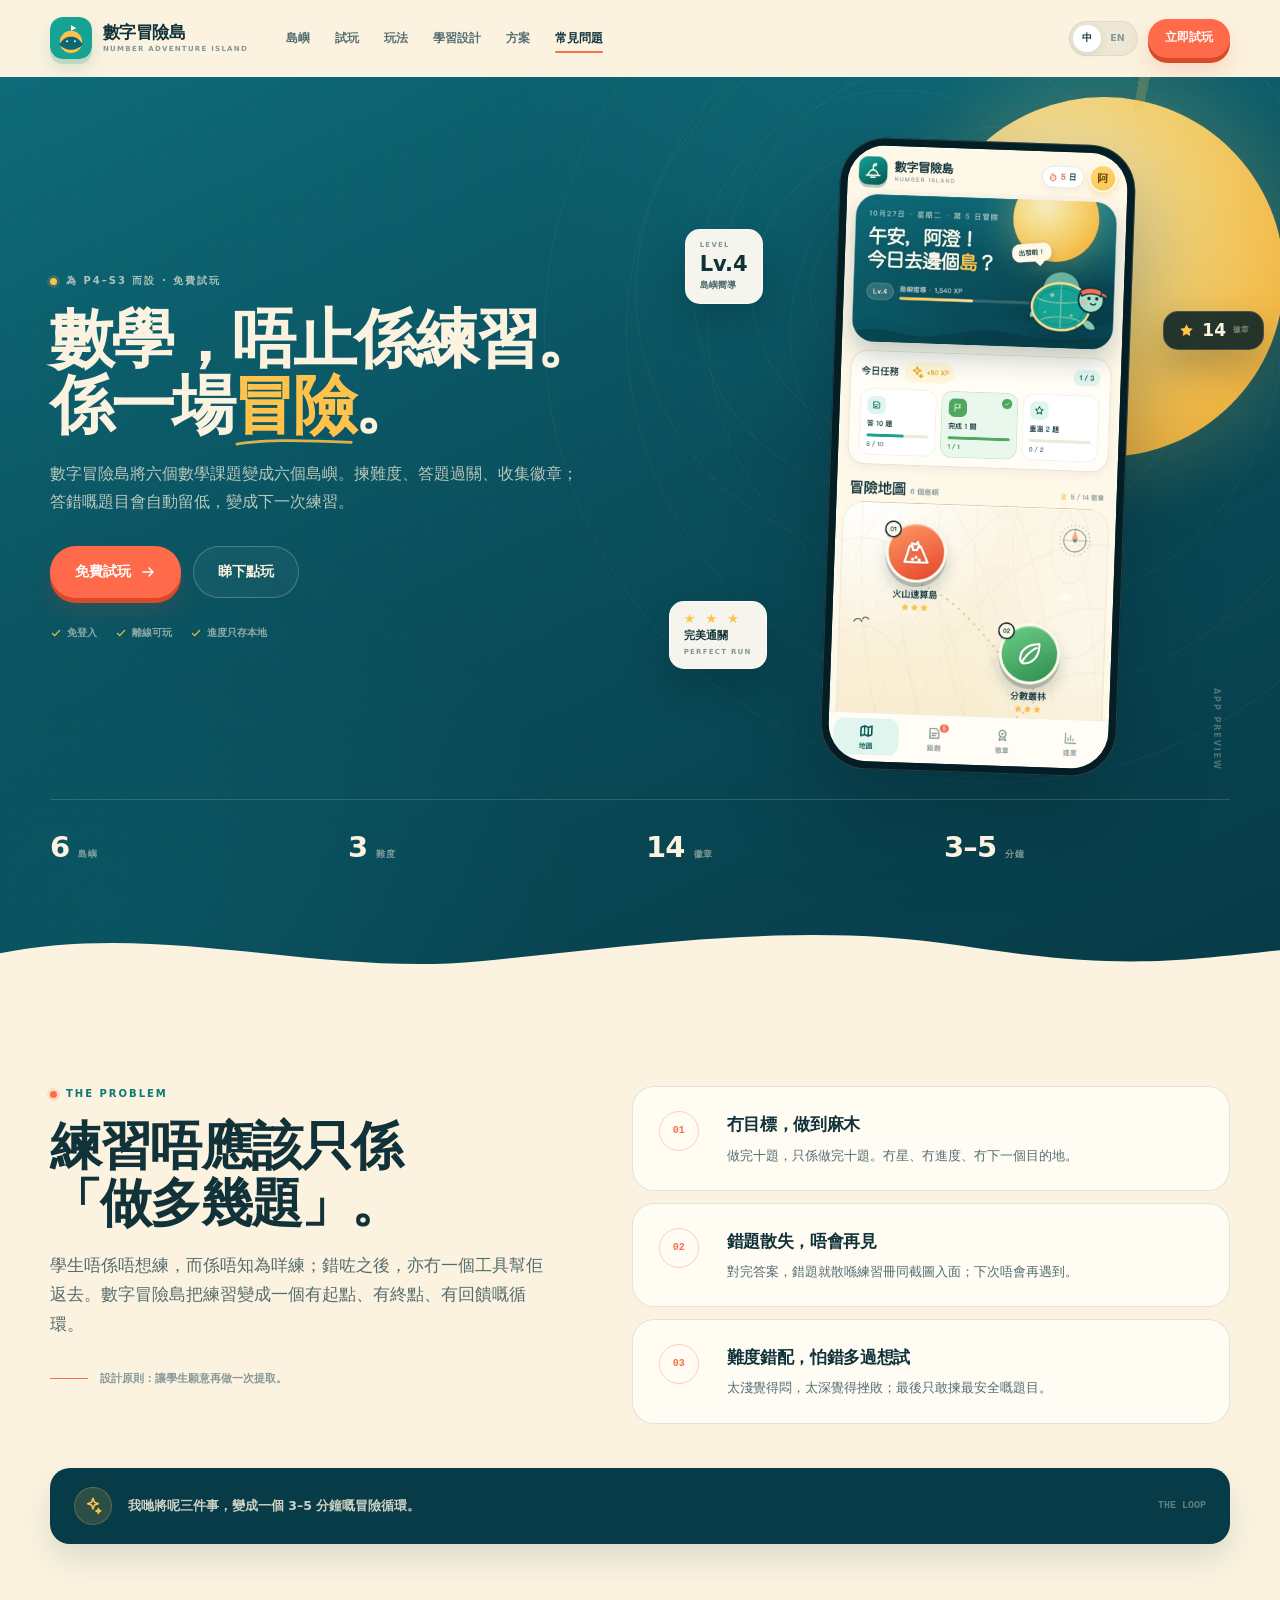
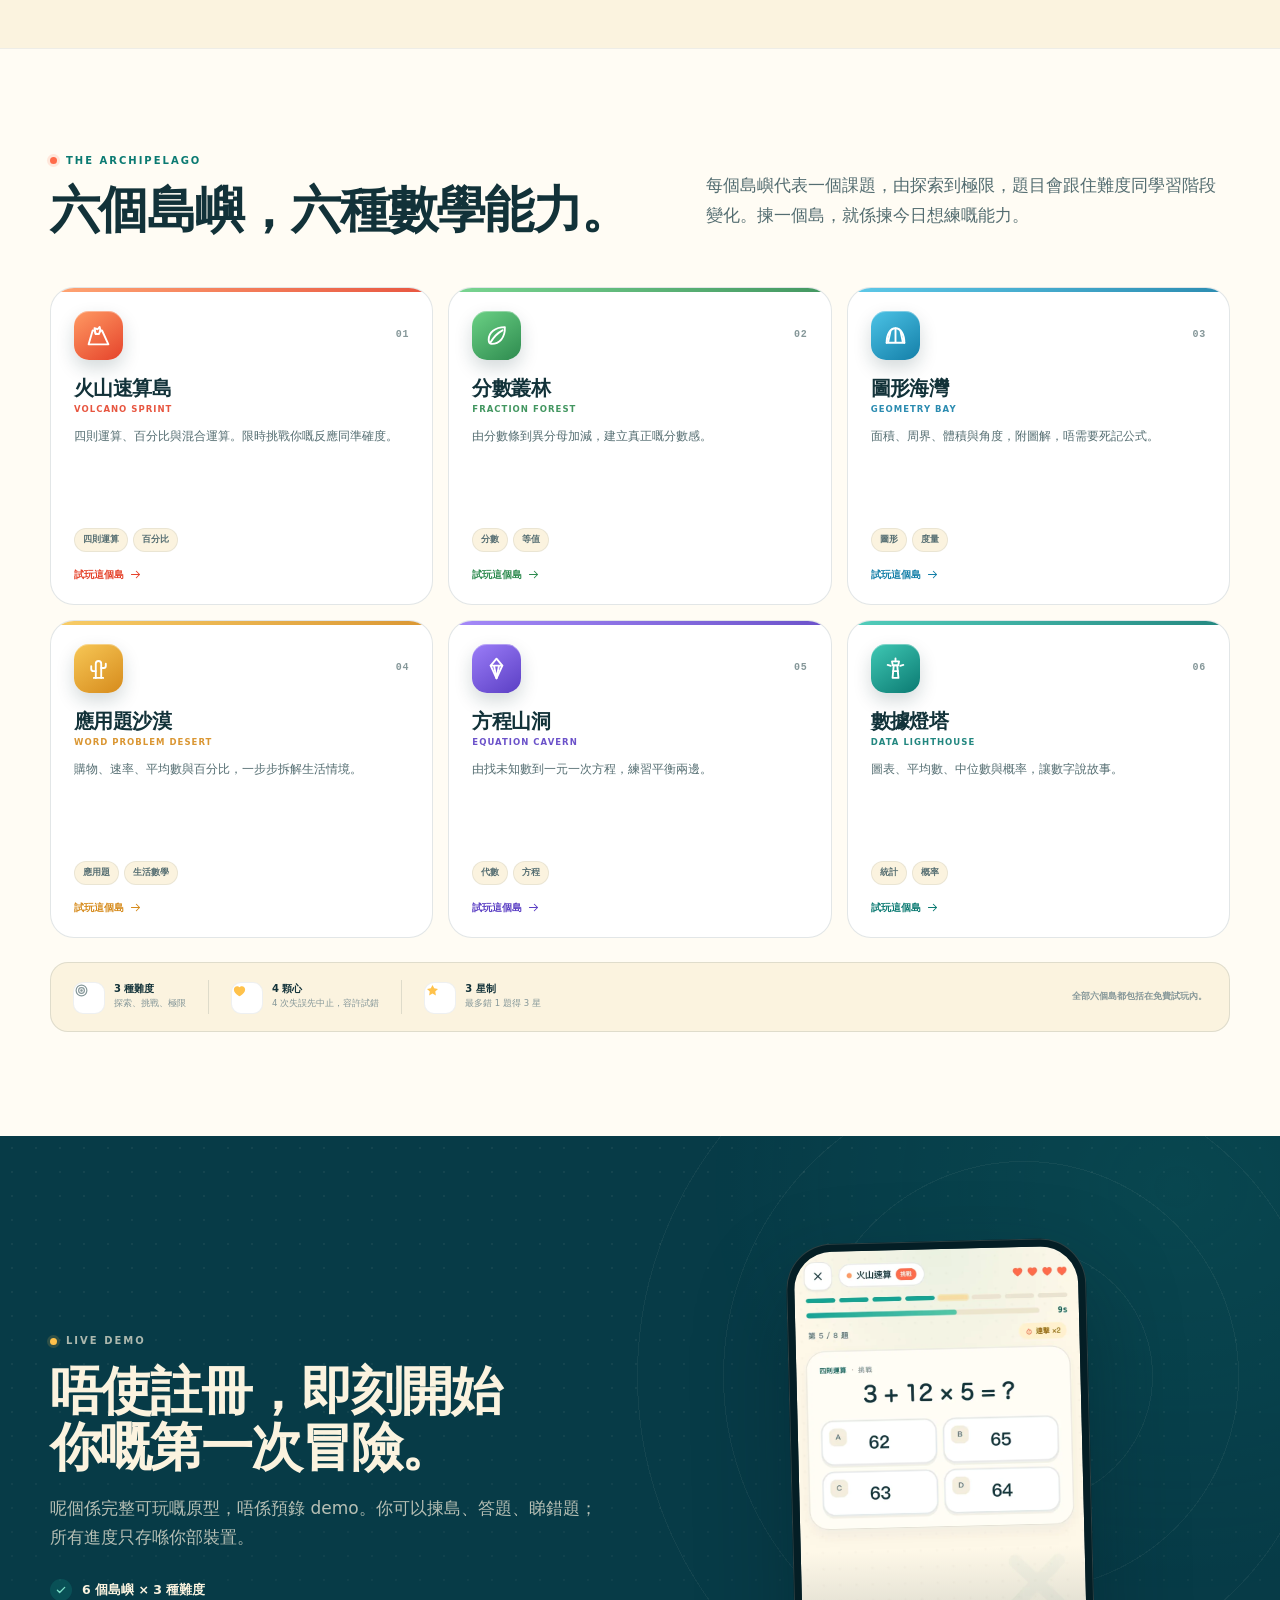
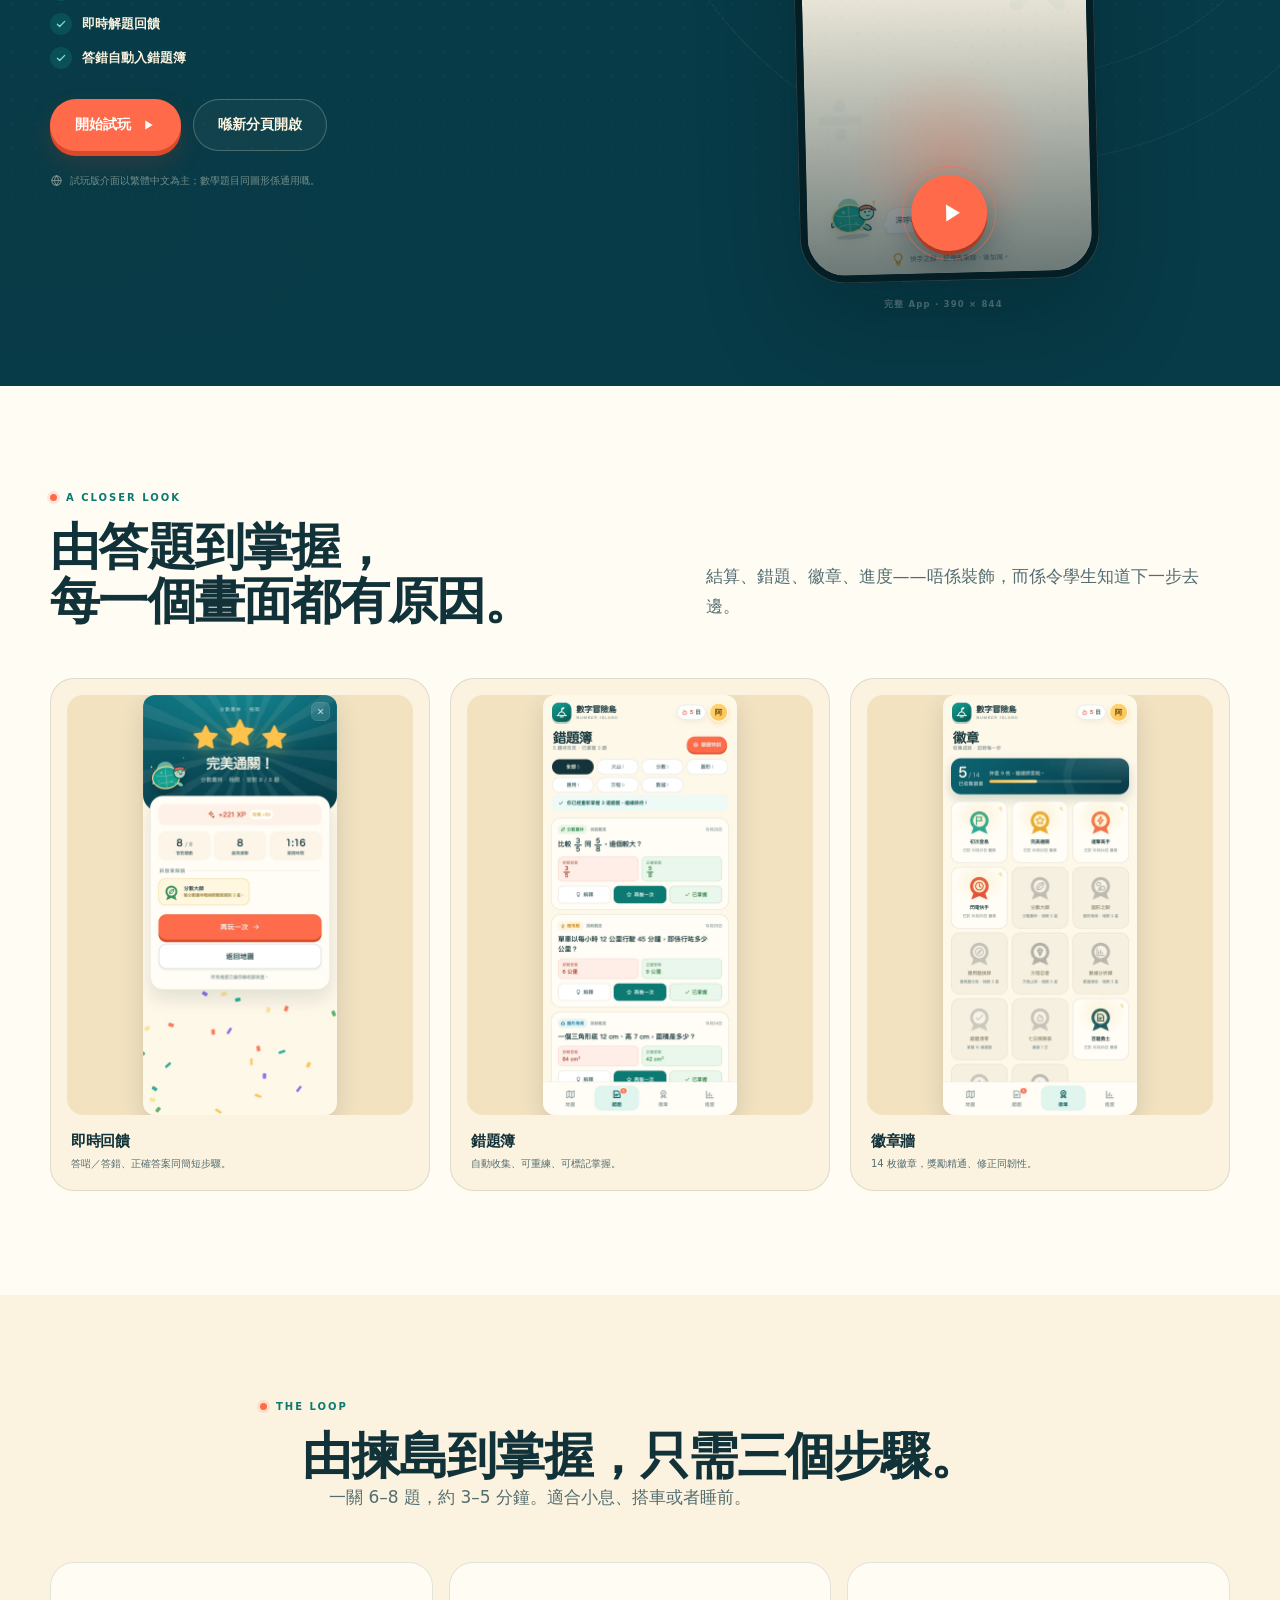
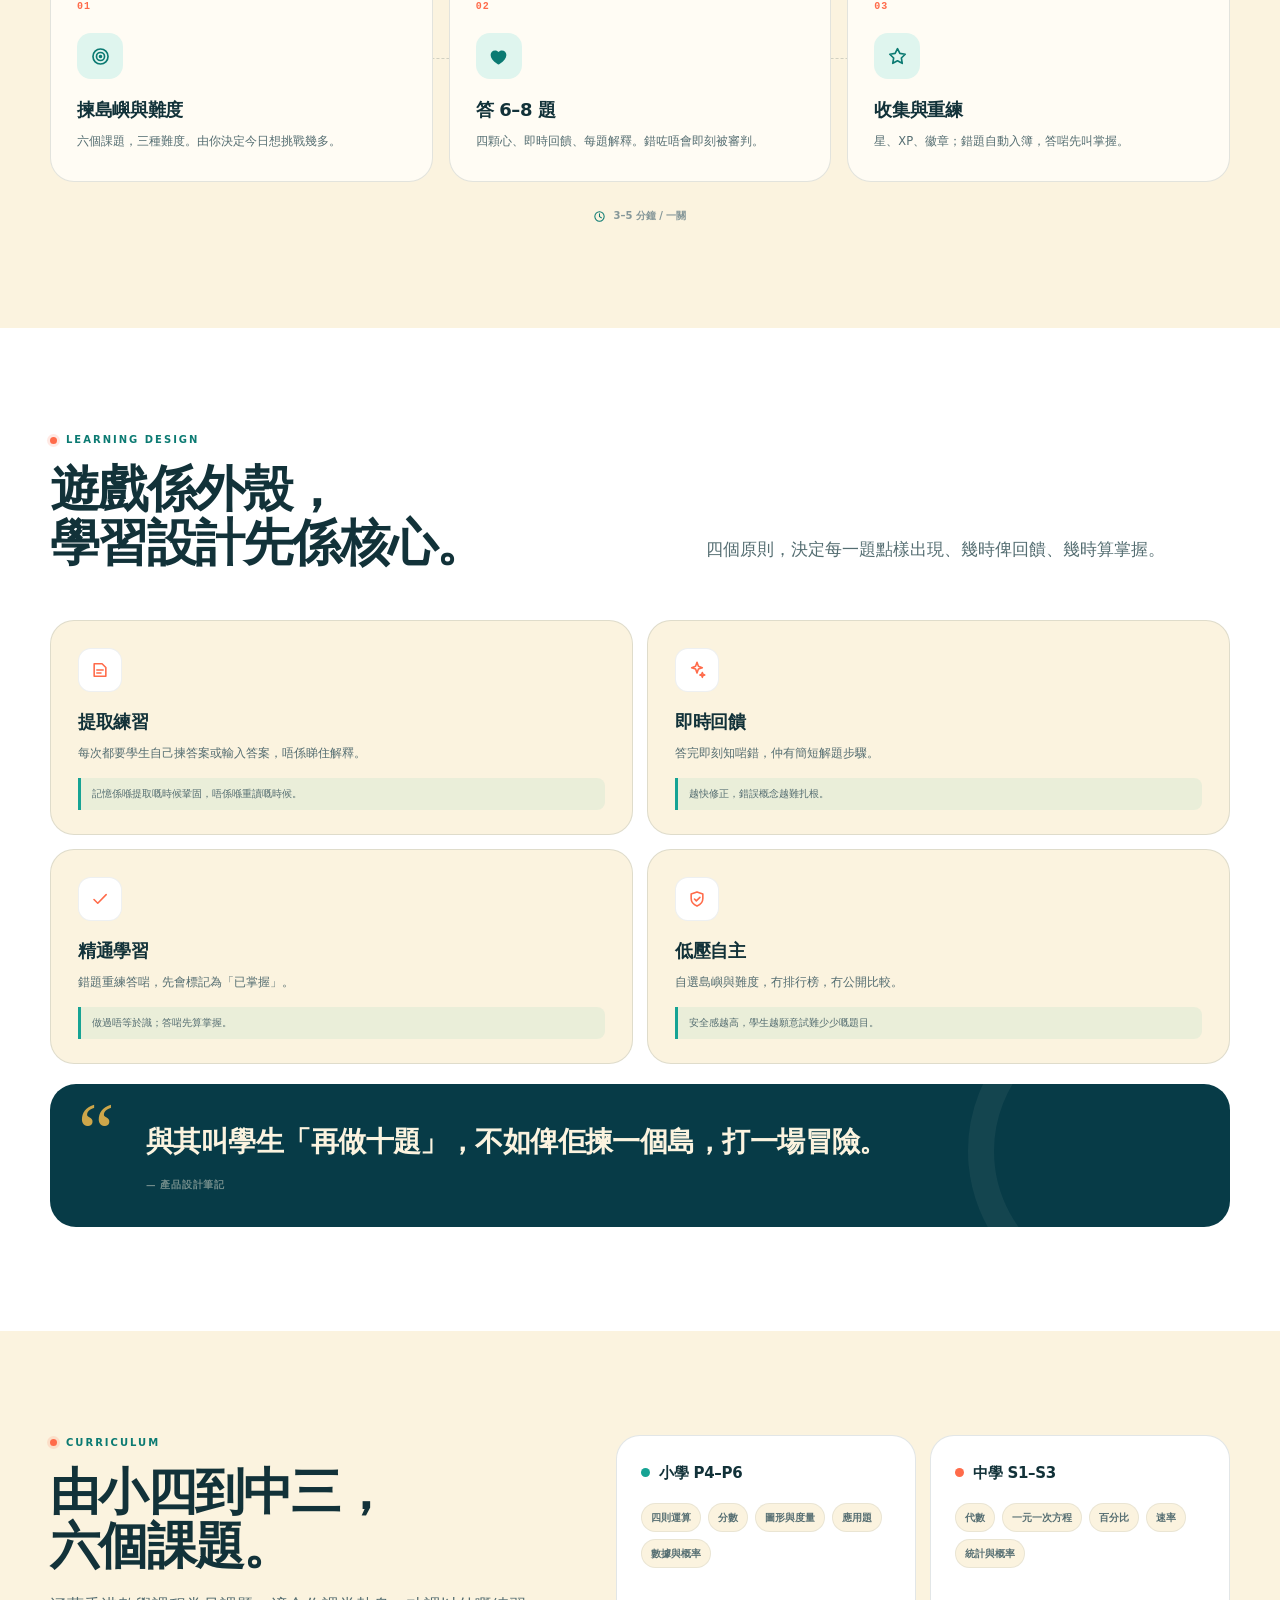
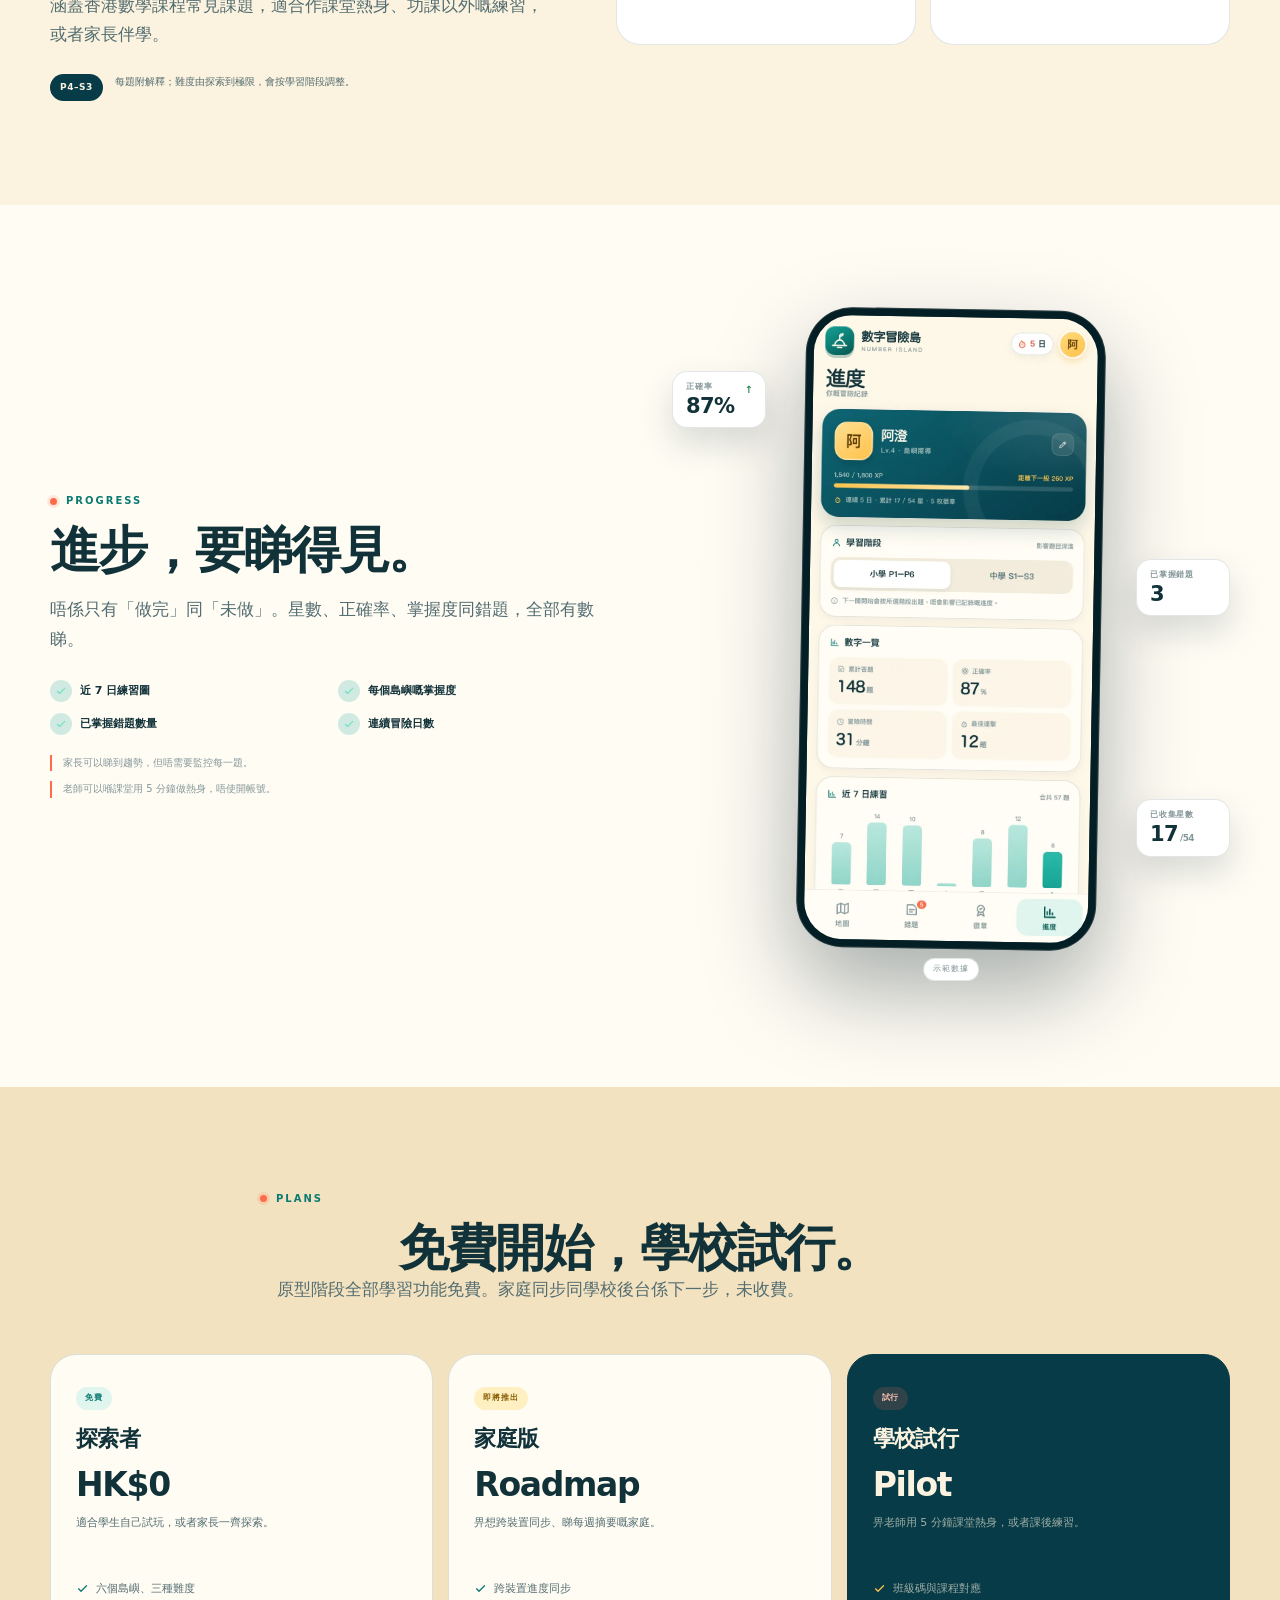
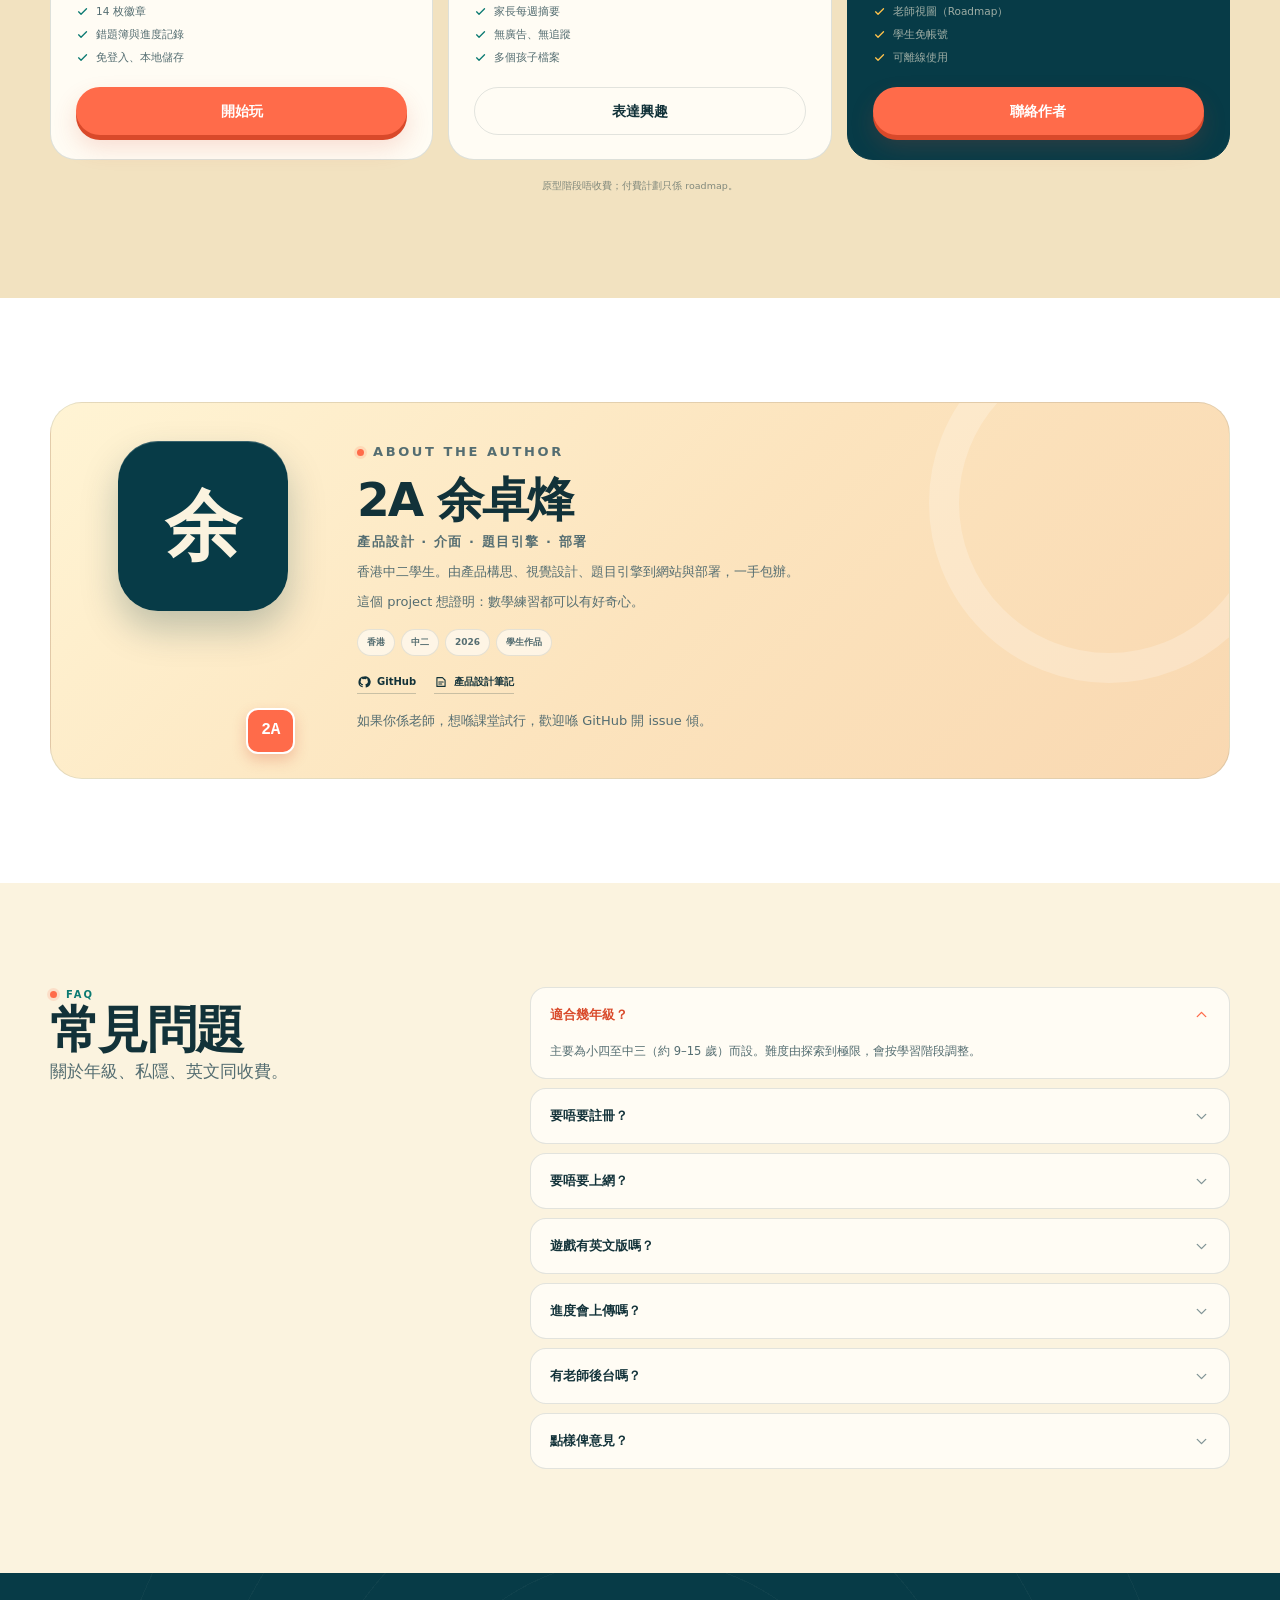
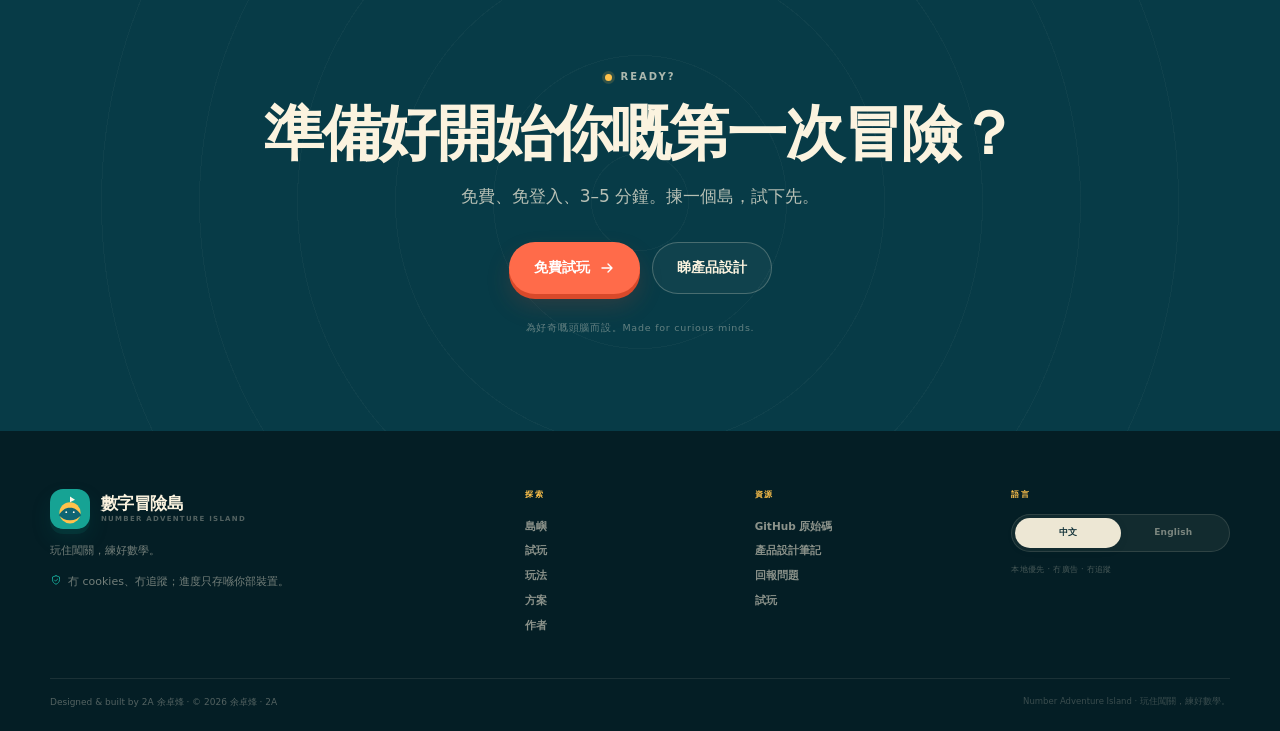
<file: index.html>
<!DOCTYPE html>
<html lang="zh-Hant-HK">
<head>
<meta charset="utf-8">
<meta name="viewport" content="width=device-width, initial-scale=1, viewport-fit=cover">
<title>數字冒險島 · 玩住闖關，練好數學</title>
<meta name="description" content="為中小學生而設的數學冒險遊戲。六個島嶼、三種難度、十四枚徽章；答錯自動記錄，進度只存喺你部裝置。">
<meta name="author" content="2A 余卓烽">
<meta name="theme-color" content="#073B47">
<link rel="canonical" href="https://s20250129-boop.github.io/banana/">
<link rel="alternate" hreflang="zh-Hant-HK" href="https://s20250129-boop.github.io/banana/?lang=zh">
<link rel="alternate" hreflang="en" href="https://s20250129-boop.github.io/banana/?lang=en">
<link rel="icon" href="assets/favicon.svg" type="image/svg+xml">
<link rel="apple-touch-icon" href="assets/apple-touch-icon.png">
<link rel="preload" as="image" href="assets/img/home.webp">
<link rel="stylesheet" href="assets/site.css">
<meta property="og:type" content="website">
<meta property="og:site_name" content="數字冒險島 · Number Adventure Island">
<meta property="og:title" content="數字冒險島 · 玩住闖關，練好數學">
<meta property="og:description" content="六個島嶼、三種難度、十四枚徽章。將數學練習變成 3–5 分鐘的冒險。">
<meta property="og:url" content="https://s20250129-boop.github.io/banana/">
<meta property="og:image" content="https://s20250129-boop.github.io/banana/assets/og-cover.png">
<meta property="og:image:width" content="1200">
<meta property="og:image:height" content="630">
<meta property="og:image:alt" content="數字冒險島：手機上的數學冒險遊戲，由 2A 余卓烽設計及開發。">
<meta name="twitter:card" content="summary_large_image">
<meta name="twitter:title" content="數字冒險島 · Number Adventure Island">
<meta name="twitter:description" content="Math is more than practice. It's an adventure. Six islands, three levels, 14 badges.">
<meta name="twitter:image" content="https://s20250129-boop.github.io/banana/assets/og-cover.png">
<script type="application/ld+json">
{
  "@context": "https://schema.org",
  "@type": "EducationalApplication",
  "name": "數字冒險島 / Number Adventure Island",
  "url": "https://s20250129-boop.github.io/banana/",
  "description": "A bilingual math adventure website with a playable game for P4–S3 students: six islands, three difficulty levels, 14 badges, automatic mistake review and local progress.",
  "applicationCategory": "GameApplication",
  "operatingSystem": "Web",
  "inLanguage": ["zh-Hant-HK", "en"],
  "author": { "@type": "Person", "name": "2A 余卓烽" },
  "offers": { "@type": "Offer", "price": "0", "priceCurrency": "HKD" },
  "screenshot": "https://s20250129-boop.github.io/banana/assets/img/home.webp",
  "featureList": "Six islands, three difficulty levels, 14 badges, mistake notebook, progress tracking, bilingual marketing site"
}
</script>
<noscript><style>.reveal{opacity:1!important;transform:none!important}</style></noscript>
</head>
<body data-lang="zh">
<a class="skip-link" href="#main">跳去主要內容 / Skip to content</a>

<svg class="sprite" aria-hidden="true" focusable="false">
  <defs>
    <symbol id="i-arrow" viewBox="0 0 24 24"><path d="M4.5 12h15M13.5 6l6 6-6 6"/></symbol>
    <symbol id="i-check" viewBox="0 0 24 24"><path d="m4.8 12.6 4.5 4.5L19.4 6.8"/></symbol>
    <symbol id="i-play" viewBox="0 0 24 24"><path d="M8 5.2v13.6L19 12z" fill="currentColor" stroke="none"/></symbol>
    <symbol id="i-star" viewBox="0 0 24 24"><path d="m12 3 2.7 5.5 6.1.9-4.4 4.3 1 6.1L12 16.9 6.6 19.8l1-6.1L3.2 9.4l6.1-.9z"/></symbol>
    <symbol id="i-heart" viewBox="0 0 24 24"><path d="M12 21c-.6 0-1.1-.2-1.6-.6C5.7 16.7 3 14 3 10.2 3 7.3 5.2 5 8.1 5c1.6 0 3.1.7 3.9 1.9C12.8 5.7 14.3 5 15.9 5 18.8 5 21 7.3 21 10.2c0 3.8-2.7 6.5-7.4 10.2-.5.4-1 .6-1.6.6z" fill="currentColor" stroke="none"/></symbol>
    <symbol id="i-menu" viewBox="0 0 24 24"><path d="M4 7h16M4 12h16M4 17h16"/></symbol>
    <symbol id="i-close" viewBox="0 0 24 24"><path d="m6 6 12 12M18 6 6 18"/></symbol>
    <symbol id="i-chevron" viewBox="0 0 24 24"><path d="m6 9 6 6 6-6"/></symbol>
    <symbol id="i-external" viewBox="0 0 24 24"><path d="M14 4h6v6M20 4l-9 9M18 14v4a2 2 0 0 1-2 2H6a2 2 0 0 1-2-2V8a2 2 0 0 1 2-2h4"/></symbol>
    <symbol id="i-github" viewBox="0 0 24 24"><path d="M12 2.5a9.5 9.5 0 0 0-3 18.5c.5.1.7-.2.7-.5v-1.8c-2.6.6-3.2-1.1-3.2-1.1-.4-1.1-1.1-1.4-1.1-1.4-.9-.6.1-.6.1-.6 1 .1 1.5 1 1.5 1 .9 1.5 2.4 1.1 3 .8.1-.7.4-1.1.6-1.4-2.1-.2-4.4-1.1-4.4-4.7 0-1 .4-1.9 1-2.6-.1-.2-.4-1.2.1-2.5 0 0 .8-.3 2.7 1a9.2 9.2 0 0 1 4.9 0c1.9-1.3 2.7-1 2.7-1 .5 1.3.2 2.3.1 2.5.6.7 1 1.6 1 2.6 0 3.6-2.3 4.5-4.5 4.7.4.3.7 1 .7 2v3c0 .3.2.6.7.5A9.5 9.5 0 0 0 12 2.5z" fill="currentColor" stroke="none"/></symbol>
    <symbol id="i-shield" viewBox="0 0 24 24"><path d="M12 3.5 19 6v5.5c0 4.5-3 7.4-7 9-4-1.6-7-4.5-7-9V6l7-2.5z"/><path d="m9 12 2.2 2.2L15.5 10"/></symbol>
    <symbol id="i-book" viewBox="0 0 24 24"><path d="M5 4.5h9.5L19 9v10.5H5z"/><path d="M8.2 12h7.6M8.2 15.5h5"/></symbol>
    <symbol id="i-target" viewBox="0 0 24 24"><circle cx="12" cy="12" r="8.6"/><circle cx="12" cy="12" r="4.6"/><circle cx="12" cy="12" r="1.1" fill="currentColor"/></symbol>
    <symbol id="i-clock" viewBox="0 0 24 24"><circle cx="12" cy="12" r="8.6"/><path d="M12 7v5.3l3.4 2"/></symbol>
    <symbol id="i-flame" viewBox="0 0 24 24"><path d="M12 21c-3.8 0-6.2-2.6-6.2-5.9 0-2.8 1.7-4.9 3.2-6.5.9-1 1.4-2 1.5-3.3 2.3 1.3 3.5 3.5 3.5 5.5 1-.6 1.6-1.5 1.9-2.6 1.7 1.9 3 4.1 3 6.9 0 3.3-2.4 5.9-6.2 5.9z"/></symbol>
    <symbol id="i-sparkle" viewBox="0 0 24 24"><path d="m12 2.8 1.7 4.7 4.7 1.7-4.7 1.7-1.7 4.7-1.7-4.7L5.6 9.2l4.7-1.7z"/><path d="m18.4 15 .8 2.1 2.1.8-2.1.8-.8 2.1-.8-2.1-2.1-.8 2.1-.8z"/></symbol>
    <symbol id="i-users" viewBox="0 0 24 24"><circle cx="9" cy="8" r="3.2"/><path d="M3.5 20c.7-4 2.9-6 6.5-6s5.8 2 6.5 6"/><path d="M16 5.5a3 3 0 0 1 0 5.8M17 14c2.7.4 4.3 2.3 4.8 5.5"/></symbol>
    <symbol id="i-school" viewBox="0 0 24 24"><path d="M3 20h18M5 20V9l7-4 7 4v11"/><path d="M9 20v-5h6v5M9 10h.01M15 10h.01"/></symbol>
    <symbol id="i-globe" viewBox="0 0 24 24"><circle cx="12" cy="12" r="8.6"/><path d="M3.8 12h16.4M12 3.4c2.4 2.4 3.6 5.4 3.6 8.6s-1.2 6.2-3.6 8.6c-2.4-2.4-3.6-5.4-3.6-8.6S9.6 5.8 12 3.4z"/></symbol>
    <symbol id="i-volcano" viewBox="0 0 24 24"><path d="M2.5 20.5h19L15.4 7.2h-1.8l-1.1 3.4H9.3L8.2 7.2H6.4L2.5 20.5z"/><path d="M9.3 10.6 8.2 5l3 1 1.9-2.2 1 4.3"/></symbol>
    <symbol id="i-leaf" viewBox="0 0 24 24"><path d="M20 4C10.5 4 4.5 9.3 4.5 16c0 2.2 1.2 4 3 4 7 0 13-5.7 12.5-16z"/><path d="M6 19C9.2 13.4 13.5 9.2 17.8 7"/></symbol>
    <symbol id="i-shell" viewBox="0 0 24 24"><path d="M3.5 19c0-8.5 3.6-14 8.5-14s8.5 5.5 8.5 14"/><path d="M3.5 19h17M12 5v14M7.2 7.8 4.8 19M16.8 7.8 19.2 19"/></symbol>
    <symbol id="i-cactus" viewBox="0 0 24 24"><path d="M9.4 21V7.4a2.6 2.6 0 0 1 5.2 0V21"/><path d="M9.4 14.5H7a2 2 0 0 1-2-2V9.8M14.6 11.5H17a2 2 0 0 0 2-2V7.4M7.5 21h9"/></symbol>
    <symbol id="i-crystal" viewBox="0 0 24 24"><path d="m12 2.6 5.6 6.6L12 21.4 6.4 9.2 12 2.6z"/><path d="M6.4 9.2h11.2M9.6 9.2 12 21.4l2.4-12.2"/></symbol>
    <symbol id="i-lighthouse" viewBox="0 0 24 24"><path d="M9.2 21h5.6l-1.1-12h-3.4L9.2 21z"/><path d="M8.6 5.2h6.8l-.8 3.8H9.4l-.8-3.8z"/><path d="M12 2.4v2.8M4.5 8.6l3 .8M19.5 8.6l-3 .8M9.6 14.5h4.8"/></symbol>
  </defs>
</svg>

<header class="site-nav" id="siteNav">
  <div class="container nav-inner">
    <a class="brand" href="./" aria-label="數字冒險島首頁 / Number Adventure Island home">
      <span class="brand-mark" aria-hidden="true">
        <svg viewBox="0 0 64 64">
          <rect width="64" height="64" rx="17" fill="#16A394"/>
          <circle cx="32" cy="38" r="17" fill="#FFC24B"/>
          <path d="M14 42c5-8 10-12 18-12s13 4 18 12c-5 5-10 8-18 8s-13-3-18-8z" fill="#0E6573"/>
          <path d="M32 26V12l8 5-8 4" fill="#FFF8E8"/>
          <circle cx="26" cy="37" r="1.5" fill="#FFF8E8"/><circle cx="38" cy="37" r="1.5" fill="#FFF8E8"/>
        </svg>
      </span>
      <span class="brand-text"><strong data-i18n="brand.name">數字冒險島</strong><em data-i18n="brand.en">NUMBER ADVENTURE ISLAND</em></span>
    </a>
    <nav class="nav-links" aria-label="主要導航 / Main navigation">
      <a href="#islands" data-i18n="nav.islands">島嶼</a>
      <a href="#demo" data-i18n="nav.demo">試玩</a>
      <a href="#how" data-i18n="nav.how">玩法</a>
      <a href="#learning" data-i18n="nav.learning">學習設計</a>
      <a href="#pricing" data-i18n="nav.pricing">方案</a>
      <a href="#faq" data-i18n="nav.faq">常見問題</a>
    </nav>
    <div class="nav-actions">
      <div class="lang-switch" role="group" aria-label="Language / 語言">
        <button type="button" data-set-lang="zh" aria-pressed="true">中</button>
        <button type="button" data-set-lang="en" aria-pressed="false">EN</button>
      </div>
      <a class="btn btn-coral btn-sm nav-cta" href="app/" data-open-demo data-i18n="nav.play">立即試玩</a>
      <button class="menu-btn" id="menuBtn" type="button" aria-label="打開選單 / Open menu" aria-expanded="false" aria-controls="mobileMenu">
        <svg class="icon" aria-hidden="true"><use href="#i-menu"/></svg>
      </button>
    </div>
  </div>
</header>

<div class="mobile-menu" id="mobileMenu" aria-hidden="true">
  <nav aria-label="流動導航 / Mobile navigation">
    <a href="#islands" data-i18n="nav.islands">島嶼</a>
    <a href="#demo" data-i18n="nav.demo">試玩</a>
    <a href="#how" data-i18n="nav.how">玩法</a>
    <a href="#learning" data-i18n="nav.learning">學習設計</a>
    <a href="#pricing" data-i18n="nav.pricing">方案</a>
    <a href="#faq" data-i18n="nav.faq">常見問題</a>
    <a href="#author" data-i18n="nav.author">作者</a>
  </nav>
  <div class="mobile-menu-foot">
    <div class="lang-switch lang-switch-lg" role="group" aria-label="Language / 語言">
      <button type="button" data-set-lang="zh" aria-pressed="true">中文</button>
      <button type="button" data-set-lang="en" aria-pressed="false">English</button>
    </div>
    <a class="btn btn-coral" href="app/" data-open-demo data-i18n="nav.play">立即試玩</a>
    <p>2A 余卓烽 · 2026</p>
  </div>
</div>

<main id="main">
  <!-- HERO -->
  <section class="hero" aria-labelledby="heroTitle">
    <div class="hero-contours" aria-hidden="true"></div>
    <div class="container hero-inner">
      <div class="hero-copy">
        <p class="eyebrow eyebrow-light"><span class="eyebrow-dot"></span><span data-i18n="hero.badge">為 P4–S3 而設 · 免費試玩</span></p>
        <h1 id="heroTitle" data-i18n="hero.title">數學，唔止係練習。<br>係一場<span class="hl">冒險</span>。</h1>
        <p class="lede" data-i18n="hero.lede">數字冒險島將六個數學課題變成六個島嶼。揀難度、答題過關、收集徽章；答錯嘅題目會自動留低，變成下一次練習。</p>
        <div class="hero-actions">
          <a class="btn btn-coral btn-lg" href="app/" data-open-demo><span data-i18n="hero.cta">免費試玩</span><svg class="icon" aria-hidden="true"><use href="#i-arrow"/></svg></a>
          <a class="btn btn-ghost-light btn-lg" href="#how" data-i18n="hero.secondary">睇下點玩</a>
        </div>
        <ul class="trust-list">
          <li><svg class="icon" aria-hidden="true"><use href="#i-check"/></svg><span data-i18n="hero.trust1">免登入</span></li>
          <li><svg class="icon" aria-hidden="true"><use href="#i-check"/></svg><span data-i18n="hero.trust2">離線可玩</span></li>
          <li><svg class="icon" aria-hidden="true"><use href="#i-check"/></svg><span data-i18n="hero.trust3">進度只存本地</span></li>
        </ul>
      </div>
      <div class="hero-visual">
        <div class="hero-sun" aria-hidden="true"></div>
        <div class="phone phone-hero">
          <span class="phone-speaker" aria-hidden="true"></span>
          <img src="assets/img/home.webp" width="780" height="1688" alt="數字冒險島手機 App 的冒險地圖畫面" data-i18n-alt="hero.alt" fetchpriority="high">
        </div>
        <div class="float-card float-level">
          <span class="float-kicker">LEVEL</span>
          <strong>Lv.4</strong>
          <span data-i18n="hero.floatLevel">島嶼嚮導</span>
        </div>
        <div class="float-card float-stars">
          <span class="star-row">★ ★ ★</span>
          <strong data-i18n="hero.floatStars">完美通關</strong>
          <span class="float-kicker">PERFECT RUN</span>
        </div>
        <div class="float-card float-badges">
          <svg class="icon filled" aria-hidden="true"><use href="#i-star"/></svg>
          <strong>14</strong>
          <span data-i18n="hero.floatBadges">徽章</span>
        </div>
        <span class="hero-preview-label">APP PREVIEW</span>
      </div>
    </div>
    <div class="container">
      <div class="hero-stats" aria-label="Product facts">
        <div class="hero-stat"><strong>6</strong><span data-i18n="hero.stat1">島嶼</span></div>
        <div class="hero-stat"><strong>3</strong><span data-i18n="hero.stat2">難度</span></div>
        <div class="hero-stat"><strong>14</strong><span data-i18n="hero.stat3">徽章</span></div>
        <div class="hero-stat"><strong>3–5</strong><span data-i18n="hero.stat4">分鐘</span></div>
      </div>
    </div>
    <div class="hero-wave" aria-hidden="true">
      <svg viewBox="0 0 1440 100" preserveAspectRatio="none"><path d="M0 62c180-42 360 30 540 10s360-52 540-20 240 20 360 6v42H0z" fill="#FBF3DF"/></svg>
    </div>
  </section>

  <!-- WHY -->
  <section class="section why" id="why">
    <div class="container why-grid">
      <div class="why-intro reveal">
        <p class="eyebrow"><span class="eyebrow-dot"></span><span data-i18n="why.eyebrow">THE PROBLEM</span></p>
        <h2 data-i18n="why.title">練習唔應該只係<br>「做多幾題」。</h2>
        <p class="lede dark" data-i18n="why.lede">學生唔係唔想練，而係唔知為咩練；錯咗之後，亦冇一個工具幫佢返去。數字冒險島把練習變成一個有起點、有終點、有回饋嘅循環。</p>
        <div class="why-signature">
          <span class="sig-line"></span>
          <span data-i18n="why.signature">設計原則：讓學生願意再做一次提取。</span>
        </div>
      </div>
      <div class="why-list">
        <article class="why-card reveal" style="--d:.05s">
          <span class="why-no">01</span>
          <div>
            <h3 data-i18n="why.card1Title">冇目標，做到麻木</h3>
            <p data-i18n="why.card1Body">做完十題，只係做完十題。冇星、冇進度、冇下一個目的地。</p>
          </div>
        </article>
        <article class="why-card reveal" style="--d:.12s">
          <span class="why-no">02</span>
          <div>
            <h3 data-i18n="why.card2Title">錯題散失，唔會再見</h3>
            <p data-i18n="why.card2Body">對完答案，錯題就散喺練習冊同截圖入面；下次唔會再遇到。</p>
          </div>
        </article>
        <article class="why-card reveal" style="--d:.19s">
          <span class="why-no">03</span>
          <div>
            <h3 data-i18n="why.card3Title">難度錯配，怕錯多過想試</h3>
            <p data-i18n="why.card3Body">太淺覺得悶，太深覺得挫敗；最後只敢揀最安全嘅題目。</p>
          </div>
        </article>
      </div>
    </div>
    <div class="container">
      <div class="solution-band reveal">
        <span class="solution-icon"><svg class="icon" aria-hidden="true"><use href="#i-sparkle"/></svg></span>
        <p data-i18n="why.solution">我哋將呢三件事，變成一個 3–5 分鐘嘅冒險循環。</p>
        <span class="solution-arrow" aria-hidden="true">THE LOOP</span>
      </div>
    </div>
  </section>

  <!-- ISLANDS -->
  <section class="section islands" id="islands">
    <div class="container">
      <div class="section-head split-head">
        <div>
          <p class="eyebrow"><span class="eyebrow-dot"></span><span data-i18n="islands.eyebrow">THE ARCHIPELAGO</span></p>
          <h2 data-i18n="islands.title">六個島嶼，六種數學能力。</h2>
        </div>
        <p class="lede dark" data-i18n="islands.lede">每個島嶼代表一個課題，由探索到極限，題目會跟住難度同學習階段變化。揀一個島，就係揀今日想練嘅能力。</p>
      </div>

      <div class="island-grid">
        <a class="island-card reveal" href="app/?start=1&amp;island=volcano&amp;diff=1" data-open-demo data-demo-url="app/?start=1&amp;island=volcano&amp;diff=1" style="--c1:#FF9A63;--c2:#E5432B;--d:.02s">
          <div class="island-top"><span class="island-icon"><svg class="icon" aria-hidden="true"><use href="#i-volcano"/></svg></span><span class="island-no">01</span></div>
          <h3 data-i18n="islands.volcano.name">火山速算島</h3>
          <span class="island-alt" data-i18n="islands.volcano.alt">Volcano Sprint</span>
          <p data-i18n="islands.volcano.desc">四則運算、百分比與混合運算。限時挑戰你嘅反應同準確度。</p>
          <div class="card-tags"><span data-i18n="topic.arithmetic">四則運算</span><span data-i18n="topic.percentages">百分比</span></div>
          <span class="card-link"><span data-i18n="islands.play">試玩這個島</span><svg class="icon" aria-hidden="true"><use href="#i-arrow"/></svg></span>
        </a>

        <a class="island-card reveal" href="app/?start=1&amp;island=fraction&amp;diff=1" data-open-demo data-demo-url="app/?start=1&amp;island=fraction&amp;diff=1" style="--c1:#6BD185;--c2:#2E8B4F;--d:.06s">
          <div class="island-top"><span class="island-icon"><svg class="icon" aria-hidden="true"><use href="#i-leaf"/></svg></span><span class="island-no">02</span></div>
          <h3 data-i18n="islands.fraction.name">分數叢林</h3>
          <span class="island-alt" data-i18n="islands.fraction.alt">Fraction Forest</span>
          <p data-i18n="islands.fraction.desc">由分數條到異分母加減，建立真正嘅分數感。</p>
          <div class="card-tags"><span data-i18n="topic.fractions">分數</span><span data-i18n="topic.equivalence">等值</span></div>
          <span class="card-link"><span data-i18n="islands.play">試玩這個島</span><svg class="icon" aria-hidden="true"><use href="#i-arrow"/></svg></span>
        </a>

        <a class="island-card reveal" href="app/?start=1&amp;island=geometry&amp;diff=1" data-open-demo data-demo-url="app/?start=1&amp;island=geometry&amp;diff=1" style="--c1:#4CC3E6;--c2:#147FA8;--d:.1s">
          <div class="island-top"><span class="island-icon"><svg class="icon" aria-hidden="true"><use href="#i-shell"/></svg></span><span class="island-no">03</span></div>
          <h3 data-i18n="islands.geometry.name">圖形海灣</h3>
          <span class="island-alt" data-i18n="islands.geometry.alt">Geometry Bay</span>
          <p data-i18n="islands.geometry.desc">面積、周界、體積與角度，附圖解，唔需要死記公式。</p>
          <div class="card-tags"><span data-i18n="topic.geometry">圖形</span><span data-i18n="topic.measurement">度量</span></div>
          <span class="card-link"><span data-i18n="islands.play">試玩這個島</span><svg class="icon" aria-hidden="true"><use href="#i-arrow"/></svg></span>
        </a>

        <a class="island-card reveal" href="app/?start=1&amp;island=word&amp;diff=1" data-open-demo data-demo-url="app/?start=1&amp;island=word&amp;diff=1" style="--c1:#F7C756;--c2:#D68B1C;--d:.02s">
          <div class="island-top"><span class="island-icon"><svg class="icon" aria-hidden="true"><use href="#i-cactus"/></svg></span><span class="island-no">04</span></div>
          <h3 data-i18n="islands.word.name">應用題沙漠</h3>
          <span class="island-alt" data-i18n="islands.word.alt">Word Problem Desert</span>
          <p data-i18n="islands.word.desc">購物、速率、平均數與百分比，一步步拆解生活情境。</p>
          <div class="card-tags"><span data-i18n="topic.word">應用題</span><span data-i18n="topic.everyday">生活數學</span></div>
          <span class="card-link"><span data-i18n="islands.play">試玩這個島</span><svg class="icon" aria-hidden="true"><use href="#i-arrow"/></svg></span>
        </a>

        <a class="island-card reveal" href="app/?start=1&amp;island=algebra&amp;diff=1" data-open-demo data-demo-url="app/?start=1&amp;island=algebra&amp;diff=1" style="--c1:#9B7DF8;--c2:#5B3FC4;--d:.06s">
          <div class="island-top"><span class="island-icon"><svg class="icon" aria-hidden="true"><use href="#i-crystal"/></svg></span><span class="island-no">05</span></div>
          <h3 data-i18n="islands.algebra.name">方程山洞</h3>
          <span class="island-alt" data-i18n="islands.algebra.alt">Equation Cavern</span>
          <p data-i18n="islands.algebra.desc">由找未知數到一元一次方程，練習平衡兩邊。</p>
          <div class="card-tags"><span data-i18n="topic.algebra">代數</span><span data-i18n="topic.equations">方程</span></div>
          <span class="card-link"><span data-i18n="islands.play">試玩這個島</span><svg class="icon" aria-hidden="true"><use href="#i-arrow"/></svg></span>
        </a>

        <a class="island-card reveal" href="app/?start=1&amp;island=data&amp;diff=1" data-open-demo data-demo-url="app/?start=1&amp;island=data&amp;diff=1" style="--c1:#3FC8B4;--c2:#0B7A72;--d:.1s">
          <div class="island-top"><span class="island-icon"><svg class="icon" aria-hidden="true"><use href="#i-lighthouse"/></svg></span><span class="island-no">06</span></div>
          <h3 data-i18n="islands.data.name">數據燈塔</h3>
          <span class="island-alt" data-i18n="islands.data.alt">Data Lighthouse</span>
          <p data-i18n="islands.data.desc">圖表、平均數、中位數與概率，讓數字說故事。</p>
          <div class="card-tags"><span data-i18n="topic.statistics">統計</span><span data-i18n="topic.probability">概率</span></div>
          <span class="card-link"><span data-i18n="islands.play">試玩這個島</span><svg class="icon" aria-hidden="true"><use href="#i-arrow"/></svg></span>
        </a>
      </div>

      <div class="island-rules reveal">
        <div class="rule"><span class="rule-icon"><svg class="icon" aria-hidden="true"><use href="#i-target"/></svg></span><div><strong data-i18n="islands.rule1Title">3 種難度</strong><span data-i18n="islands.rule1Body">探索、挑戰、極限</span></div></div>
        <div class="rule"><span class="rule-icon"><svg class="icon filled" aria-hidden="true"><use href="#i-heart"/></svg></span><div><strong data-i18n="islands.rule2Title">4 顆心</strong><span data-i18n="islands.rule2Body">4 次失誤先中止，容許試錯</span></div></div>
        <div class="rule"><span class="rule-icon"><svg class="icon filled" aria-hidden="true"><use href="#i-star"/></svg></span><div><strong data-i18n="islands.rule3Title">3 星制</strong><span data-i18n="islands.rule3Body">最多錯 1 題得 3 星</span></div></div>
        <span class="rule-note" data-i18n="islands.note">全部六個島都包括在免費試玩內。</span>
      </div>
    </div>
  </section>

  <!-- DEMO -->
  <section class="section demo" id="demo">
    <div class="demo-bg" aria-hidden="true"></div>
    <div class="container demo-grid">
      <div class="demo-copy">
        <p class="eyebrow eyebrow-light"><span class="eyebrow-dot"></span><span data-i18n="demo.eyebrow">LIVE DEMO</span></p>
        <h2 data-i18n="demo.title">唔使註冊，即刻開始<br>你嘅第一次冒險。</h2>
        <p class="lede" data-i18n="demo.lede">呢個係完整可玩嘅原型，唔係預錄 demo。你可以揀島、答題、睇錯題；所有進度只存喺你部裝置。</p>
        <ul class="demo-list">
          <li><span class="list-check"><svg class="icon" aria-hidden="true"><use href="#i-check"/></svg></span><span data-i18n="demo.b1">6 個島嶼 × 3 種難度</span></li>
          <li><span class="list-check"><svg class="icon" aria-hidden="true"><use href="#i-check"/></svg></span><span data-i18n="demo.b2">即時解題回饋</span></li>
          <li><span class="list-check"><svg class="icon" aria-hidden="true"><use href="#i-check"/></svg></span><span data-i18n="demo.b3">答錯自動入錯題簿</span></li>
        </ul>
        <div class="hero-actions">
          <a class="btn btn-coral btn-lg" href="app/" data-open-demo><span data-i18n="demo.cta">開始試玩</span><svg class="icon" aria-hidden="true"><use href="#i-play"/></svg></a>
          <a class="btn btn-ghost-light btn-lg" href="app/" target="_blank" rel="noopener" data-i18n="demo.open">喺新分頁開啟</a>
        </div>
        <p class="demo-lang-note"><svg class="icon" aria-hidden="true"><use href="#i-globe"/></svg><span data-i18n="demo.langNote">試玩版介面以繁體中文為主；數學題目同圖形係通用嘅。</span></p>
      </div>
      <div class="demo-visual">
        <div class="phone phone-demo">
          <img src="assets/img/volcano.webp" width="780" height="1688" alt="數字冒險島火山速算答題畫面" data-i18n-alt="demo.alt" loading="lazy">
          <a class="play-overlay" href="app/" data-open-demo aria-label="開始試玩 / Start the demo">
            <span class="play-circle"><svg class="icon" aria-hidden="true"><use href="#i-play"/></svg></span>
          </a>
        </div>
        <p class="demo-caption"><span data-i18n="demo.note">完整 App · 390 × 844</span></p>
      </div>
    </div>
  </section>

  <!-- GALLERY -->
  <section class="section gallery" id="gallery" aria-labelledby="galleryTitle">
    <div class="container">
      <div class="section-head split-head">
        <div>
          <p class="eyebrow"><span class="eyebrow-dot"></span><span data-i18n="gallery.eyebrow">A CLOSER LOOK</span></p>
          <h2 id="galleryTitle" data-i18n="gallery.title">由答題到掌握，每一個畫面都有原因。</h2>
        </div>
        <p class="lede dark" data-i18n="gallery.lede">結算、錯題、徽章、進度——唔係裝飾，而係令學生知道下一步去邊。</p>
      </div>
      <div class="gallery-grid">
        <figure class="gallery-card reveal">
          <div class="gallery-shot"><img src="assets/img/result.webp" width="780" height="1688" alt="完美通關結算畫面" data-i18n-alt="gallery.alt1" loading="lazy"></div>
          <figcaption><strong data-i18n="gallery.cap1">即時回饋</strong><span data-i18n="gallery.cap1Body">答啱／答錯、正確答案同簡短步驟。</span></figcaption>
        </figure>
        <figure class="gallery-card reveal" style="--d:.08s">
          <div class="gallery-shot"><img src="assets/img/mistakes.webp" width="780" height="1688" alt="錯題簿畫面" data-i18n-alt="gallery.alt2" loading="lazy"></div>
          <figcaption><strong data-i18n="gallery.cap2">錯題簿</strong><span data-i18n="gallery.cap2Body">自動收集、可重練、可標記掌握。</span></figcaption>
        </figure>
        <figure class="gallery-card reveal" style="--d:.16s">
          <div class="gallery-shot"><img src="assets/img/badges.webp" width="780" height="1688" alt="徽章牆畫面" data-i18n-alt="gallery.alt3" loading="lazy"></div>
          <figcaption><strong data-i18n="gallery.cap3">徽章牆</strong><span data-i18n="gallery.cap3Body">14 枚徽章，獎勵精通、修正同韌性。</span></figcaption>
        </figure>
      </div>
    </div>
  </section>

  <!-- HOW -->
  <section class="section how" id="how">
    <div class="container">
      <div class="section-head center">
        <p class="eyebrow"><span class="eyebrow-dot"></span><span data-i18n="how.eyebrow">THE LOOP</span></p>
        <h2 data-i18n="how.title">由揀島到掌握，只需三個步驟。</h2>
        <p class="lede dark" data-i18n="how.lede">一關 6–8 題，約 3–5 分鐘。適合小息、搭車或者睡前。</p>
      </div>
      <div class="steps">
        <article class="step reveal">
          <span class="step-no">01</span>
          <span class="step-icon"><svg class="icon" aria-hidden="true"><use href="#i-target"/></svg></span>
          <h3 data-i18n="how.step1Title">揀島嶼與難度</h3>
          <p data-i18n="how.step1Body">六個課題，三種難度。由你決定今日想挑戰幾多。</p>
        </article>
        <span class="step-line" aria-hidden="true"></span>
        <article class="step reveal" style="--d:.08s">
          <span class="step-no">02</span>
          <span class="step-icon"><svg class="icon" aria-hidden="true"><use href="#i-heart"/></svg></span>
          <h3 data-i18n="how.step2Title">答 6–8 題</h3>
          <p data-i18n="how.step2Body">四顆心、即時回饋、每題解釋。錯咗唔會即刻被審判。</p>
        </article>
        <span class="step-line" aria-hidden="true"></span>
        <article class="step reveal" style="--d:.16s">
          <span class="step-no">03</span>
          <span class="step-icon"><svg class="icon" aria-hidden="true"><use href="#i-star"/></svg></span>
          <h3 data-i18n="how.step3Title">收集與重練</h3>
          <p data-i18n="how.step3Body">星、XP、徽章；錯題自動入簿，答啱先叫掌握。</p>
        </article>
      </div>
      <div class="how-time reveal"><svg class="icon" aria-hidden="true"><use href="#i-clock"/></svg><span data-i18n="how.time">3–5 分鐘 / 一關</span></div>
    </div>
  </section>

  <!-- LEARNING -->
  <section class="section learning" id="learning">
    <div class="container">
      <div class="section-head split-head">
        <div>
          <p class="eyebrow"><span class="eyebrow-dot"></span><span data-i18n="learning.eyebrow">LEARNING DESIGN</span></p>
          <h2 data-i18n="learning.title">遊戲係外殼，<br>學習設計先係核心。</h2>
        </div>
        <p class="lede dark" data-i18n="learning.lede">四個原則，決定每一題點樣出現、幾時俾回饋、幾時算掌握。</p>
      </div>
      <div class="learning-grid">
        <article class="learning-card reveal">
          <span class="learning-icon"><svg class="icon" aria-hidden="true"><use href="#i-book"/></svg></span>
          <h3 data-i18n="learning.card1Title">提取練習</h3>
          <p data-i18n="learning.card1Body">每次都要學生自己揀答案或輸入答案，唔係睇住解釋。</p>
          <span class="learning-why" data-i18n="learning.card1Why">記憶係喺提取嘅時候鞏固，唔係喺重讀嘅時候。</span>
        </article>
        <article class="learning-card reveal" style="--d:.06s">
          <span class="learning-icon"><svg class="icon" aria-hidden="true"><use href="#i-sparkle"/></svg></span>
          <h3 data-i18n="learning.card2Title">即時回饋</h3>
          <p data-i18n="learning.card2Body">答完即刻知啱錯，仲有簡短解題步驟。</p>
          <span class="learning-why" data-i18n="learning.card2Why">越快修正，錯誤概念越難扎根。</span>
        </article>
        <article class="learning-card reveal" style="--d:.12s">
          <span class="learning-icon"><svg class="icon" aria-hidden="true"><use href="#i-check"/></svg></span>
          <h3 data-i18n="learning.card3Title">精通學習</h3>
          <p data-i18n="learning.card3Body">錯題重練答啱，先會標記為「已掌握」。</p>
          <span class="learning-why" data-i18n="learning.card3Why">做過唔等於識；答啱先算掌握。</span>
        </article>
        <article class="learning-card reveal" style="--d:.18s">
          <span class="learning-icon"><svg class="icon" aria-hidden="true"><use href="#i-shield"/></svg></span>
          <h3 data-i18n="learning.card4Title">低壓自主</h3>
          <p data-i18n="learning.card4Body">自選島嶼與難度，冇排行榜，冇公開比較。</p>
          <span class="learning-why" data-i18n="learning.card4Why">安全感越高，學生越願意試難少少嘅題目。</span>
        </article>
      </div>
      <blockquote class="pull-quote reveal">
        <span class="quote-mark" aria-hidden="true">“</span>
        <p data-i18n="learning.quote">與其叫學生「再做十題」，不如俾佢揀一個島，打一場冒險。</p>
        <cite data-i18n="learning.quoteBy">— 產品設計筆記</cite>
      </blockquote>
    </div>
  </section>

  <!-- CURRICULUM -->
  <section class="section curriculum" id="curriculum">
    <div class="container curriculum-grid">
      <div class="curriculum-intro reveal">
        <p class="eyebrow"><span class="eyebrow-dot"></span><span data-i18n="curriculum.eyebrow">CURRICULUM</span></p>
        <h2 data-i18n="curriculum.title">由小四到中三，<br>六個課題。</h2>
        <p class="lede dark" data-i18n="curriculum.lede">涵蓋香港數學課程常見課題，適合作課堂熱身、功課以外嘅練習，或者家長伴學。</p>
        <div class="curriculum-range"><span class="range-pill" data-i18n="curriculum.range">P4–S3</span><span data-i18n="curriculum.note">每題附解釋；難度由探索到極限，會按學習階段調整。</span></div>
      </div>
      <div class="curriculum-panels">
        <article class="curriculum-panel reveal">
          <div class="panel-head"><span class="panel-dot primary"></span><h3 data-i18n="curriculum.primary">小學 P4–P6</h3></div>
          <div class="chips">
            <span data-i18n="curriculum.chip1">四則運算</span>
            <span data-i18n="curriculum.chip2">分數</span>
            <span data-i18n="curriculum.chip3">圖形與度量</span>
            <span data-i18n="curriculum.chip4">應用題</span>
            <span data-i18n="curriculum.chip5">數據與概率</span>
          </div>
        </article>
        <article class="curriculum-panel reveal" style="--d:.08s">
          <div class="panel-head"><span class="panel-dot secondary"></span><h3 data-i18n="curriculum.secondary">中學 S1–S3</h3></div>
          <div class="chips">
            <span data-i18n="curriculum.chip6">代數</span>
            <span data-i18n="curriculum.chip7">一元一次方程</span>
            <span data-i18n="curriculum.chip8">百分比</span>
            <span data-i18n="curriculum.chip9">速率</span>
            <span data-i18n="curriculum.chip10">統計與概率</span>
          </div>
        </article>
      </div>
    </div>
  </section>

  <!-- PROGRESS -->
  <section class="section progress" id="progress">
    <div class="container progress-grid">
      <div class="progress-copy reveal">
        <p class="eyebrow"><span class="eyebrow-dot"></span><span data-i18n="progress.eyebrow">PROGRESS</span></p>
        <h2 data-i18n="progress.title">進步，要睇得見。</h2>
        <p class="lede dark" data-i18n="progress.lede">唔係只有「做完」同「未做」。星數、正確率、掌握度同錯題，全部有數睇。</p>
        <ul class="progress-list">
          <li><span class="list-check"><svg class="icon" aria-hidden="true"><use href="#i-check"/></svg></span><span data-i18n="progress.b1">近 7 日練習圖</span></li>
          <li><span class="list-check"><svg class="icon" aria-hidden="true"><use href="#i-check"/></svg></span><span data-i18n="progress.b2">每個島嶼嘅掌握度</span></li>
          <li><span class="list-check"><svg class="icon" aria-hidden="true"><use href="#i-check"/></svg></span><span data-i18n="progress.b3">已掌握錯題數量</span></li>
          <li><span class="list-check"><svg class="icon" aria-hidden="true"><use href="#i-check"/></svg></span><span data-i18n="progress.b4">連續冒險日數</span></li>
        </ul>
        <p class="progress-note" data-i18n="progress.parent">家長可以睇到趨勢，但唔需要監控每一題。</p>
        <p class="progress-note" data-i18n="progress.teacher">老師可以喺課堂用 5 分鐘做熱身，唔使開帳號。</p>
      </div>
      <div class="progress-visual reveal" style="--d:.08s">
        <div class="phone phone-progress">
          <img src="assets/img/progress.webp" width="780" height="1688" alt="數字冒險島進度頁，顯示 7 日練習圖與島嶼掌握度" data-i18n-alt="progress.alt" loading="lazy">
        </div>
        <div class="metric-card metric-a"><span class="metric-k" data-i18n="progress.metric1">正確率</span><strong>87%</strong><span class="metric-spark">↑</span></div>
        <div class="metric-card metric-b"><span class="metric-k" data-i18n="progress.metric2">已收集星數</span><strong>17<span>/54</span></strong></div>
        <div class="metric-card metric-c"><span class="metric-k" data-i18n="progress.metric3">已掌握錯題</span><strong>3</strong></div>
        <span class="preview-label" data-i18n="progress.preview">示範數據</span>
      </div>
    </div>
  </section>

  <!-- PRICING -->
  <section class="section pricing" id="pricing">
    <div class="container">
      <div class="section-head center">
        <p class="eyebrow"><span class="eyebrow-dot"></span><span data-i18n="pricing.eyebrow">PLANS</span></p>
        <h2 data-i18n="pricing.title">免費開始，學校試行。</h2>
        <p class="lede dark" data-i18n="pricing.lede">原型階段全部學習功能免費。家庭同步同學校後台係下一步，未收費。</p>
      </div>
      <div class="pricing-grid">
        <article class="price-card reveal">
          <div class="price-top"><span class="price-tag" data-i18n="pricing.c1Tag">免費</span></div>
          <h3 data-i18n="pricing.c1Name">探索者</h3>
          <div class="price"><span data-i18n="pricing.c1Price">HK$0</span></div>
          <p data-i18n="pricing.c1Desc">適合學生自己試玩，或者家長一齊探索。</p>
          <ul>
            <li><svg class="icon" aria-hidden="true"><use href="#i-check"/></svg><span data-i18n="pricing.c1F1">六個島嶼、三種難度</span></li>
            <li><svg class="icon" aria-hidden="true"><use href="#i-check"/></svg><span data-i18n="pricing.c1F2">14 枚徽章</span></li>
            <li><svg class="icon" aria-hidden="true"><use href="#i-check"/></svg><span data-i18n="pricing.c1F3">錯題簿與進度記錄</span></li>
            <li><svg class="icon" aria-hidden="true"><use href="#i-check"/></svg><span data-i18n="pricing.c1F4">免登入、本地儲存</span></li>
          </ul>
          <a class="btn btn-primary btn-block" href="app/" data-open-demo data-i18n="pricing.c1Cta">開始玩</a>
        </article>

        <article class="price-card reveal" style="--d:.08s">
          <div class="price-top"><span class="price-tag tag-mango" data-i18n="pricing.c2Tag">即將推出</span></div>
          <h3 data-i18n="pricing.c2Name">家庭版</h3>
          <div class="price"><span data-i18n="pricing.c2Price">Roadmap</span></div>
          <p data-i18n="pricing.c2Desc">畀想跨裝置同步、睇每週摘要嘅家庭。</p>
          <ul>
            <li><svg class="icon" aria-hidden="true"><use href="#i-check"/></svg><span data-i18n="pricing.c2F1">跨裝置進度同步</span></li>
            <li><svg class="icon" aria-hidden="true"><use href="#i-check"/></svg><span data-i18n="pricing.c2F2">家長每週摘要</span></li>
            <li><svg class="icon" aria-hidden="true"><use href="#i-check"/></svg><span data-i18n="pricing.c2F3">無廣告、無追蹤</span></li>
            <li><svg class="icon" aria-hidden="true"><use href="#i-check"/></svg><span data-i18n="pricing.c2F4">多個孩子檔案</span></li>
          </ul>
          <a class="btn btn-outline btn-block" href="https://github.com/s20250129-boop/banana/issues/new?title=Family%20plan%20interest" target="_blank" rel="noopener" data-i18n="pricing.c2Cta">表達興趣</a>
        </article>

        <article class="price-card price-dark reveal" style="--d:.16s">
          <div class="price-top"><span class="price-tag tag-coral" data-i18n="pricing.c3Tag">試行</span></div>
          <h3 data-i18n="pricing.c3Name">學校試行</h3>
          <div class="price"><span data-i18n="pricing.c3Price">Pilot</span></div>
          <p data-i18n="pricing.c3Desc">畀老師用 5 分鐘課堂熱身，或者課後練習。</p>
          <ul>
            <li><svg class="icon" aria-hidden="true"><use href="#i-check"/></svg><span data-i18n="pricing.c3F1">班級碼與課程對應</span></li>
            <li><svg class="icon" aria-hidden="true"><use href="#i-check"/></svg><span data-i18n="pricing.c3F2">老師視圖（Roadmap）</span></li>
            <li><svg class="icon" aria-hidden="true"><use href="#i-check"/></svg><span data-i18n="pricing.c3F3">學生免帳號</span></li>
            <li><svg class="icon" aria-hidden="true"><use href="#i-check"/></svg><span data-i18n="pricing.c3F4">可離線使用</span></li>
          </ul>
          <a class="btn btn-coral btn-block" href="https://github.com/s20250129-boop/banana/issues/new?title=School%20pilot%20enquiry" target="_blank" rel="noopener" data-i18n="pricing.c3Cta">聯絡作者</a>
        </article>
      </div>
      <p class="pricing-note" data-i18n="pricing.note">原型階段唔收費；付費計劃只係 roadmap。</p>
    </div>
  </section>

  <!-- AUTHOR -->
  <section class="section author" id="author">
    <div class="container">
      <div class="author-card reveal">
        <div class="author-avatar-wrap">
          <div class="author-avatar">余</div>
          <span class="author-class">2A</span>
        </div>
        <div class="author-copy">
          <p class="eyebrow"><span class="eyebrow-dot"></span><span data-i18n="author.eyebrow">ABOUT THE AUTHOR</span></p>
          <h2><span data-i18n="author.name">2A 余卓烽</span></h2>
          <p class="author-role" data-i18n="author.role">產品設計 · 介面 · 題目引擎 · 部署</p>
          <p data-i18n="author.bio1">香港中二學生。由產品構思、視覺設計、題目引擎到網站與部署，一手包辦。</p>
          <p data-i18n="author.bio2">這個 project 想證明：數學練習都可以有好奇心。</p>
          <div class="author-chips">
            <span data-i18n="author.chip1">香港</span>
            <span data-i18n="author.chip2">中二</span>
            <span data-i18n="author.chip3">2026</span>
            <span data-i18n="author.chip4">學生作品</span>
          </div>
          <div class="author-links">
            <a href="https://github.com/s20250129-boop" target="_blank" rel="noopener"><svg class="icon" aria-hidden="true"><use href="#i-github"/></svg><span data-i18n="author.github">GitHub</span></a>
            <a href="https://github.com/s20250129-boop/banana/blob/main/產品設計.md" target="_blank" rel="noopener"><svg class="icon" aria-hidden="true"><use href="#i-book"/></svg><span data-i18n="author.design">產品設計筆記</span></a>
          </div>
          <p class="author-note" data-i18n="author.note">如果你係老師，想喺課堂試行，歡迎喺 GitHub 開 issue 傾。</p>
        </div>
      </div>
    </div>
  </section>

  <!-- FAQ -->
  <section class="section faq" id="faq">
    <div class="container faq-grid">
      <div class="faq-intro reveal">
        <p class="eyebrow"><span class="eyebrow-dot"></span><span data-i18n="faq.eyebrow">FAQ</span></p>
        <h2 data-i18n="faq.title">常見問題</h2>
        <p class="lede dark" data-i18n="faq.lede">關於年級、私隱、英文同收費。</p>
      </div>
      <div class="faq-list">
        <details class="faq-item reveal" open>
          <summary><span data-i18n="faq.q1">適合幾年級？</span><svg class="icon" aria-hidden="true"><use href="#i-chevron"/></svg></summary>
          <p data-i18n="faq.a1">主要為小四至中三（約 9–15 歲）而設。難度由探索到極限，會按學習階段調整。</p>
        </details>
        <details class="faq-item reveal" style="--d:.04s">
          <summary><span data-i18n="faq.q2">要唔要註冊？</span><svg class="icon" aria-hidden="true"><use href="#i-chevron"/></svg></summary>
          <p data-i18n="faq.a2">唔使。打開就可以玩，冇帳號、冇 email、冇密碼。</p>
        </details>
        <details class="faq-item reveal" style="--d:.08s">
          <summary><span data-i18n="faq.q3">要唔要上網？</span><svg class="icon" aria-hidden="true"><use href="#i-chevron"/></svg></summary>
          <p data-i18n="faq.a3">第一次載入需要網絡；之後遊戲可以離線玩。如果你下載 index.html，亦可以直接開啟。</p>
        </details>
        <details class="faq-item reveal" style="--d:.12s">
          <summary><span data-i18n="faq.q4">遊戲有英文版嗎？</span><svg class="icon" aria-hidden="true"><use href="#i-chevron"/></svg></summary>
          <p data-i18n="faq.a4">網站同學習說明有完整中英文。試玩版遊戲介面暫時以繁體中文為主，英文遊戲介面係下一步。</p>
        </details>
        <details class="faq-item reveal" style="--d:.16s">
          <summary><span data-i18n="faq.q5">進度會上傳嗎？</span><svg class="icon" aria-hidden="true"><use href="#i-chevron"/></svg></summary>
          <p data-i18n="faq.a5">唔會。進度只存喺你部裝置嘅 localStorage，冇後端、冇追蹤。</p>
        </details>
        <details class="faq-item reveal" style="--d:.2s">
          <summary><span data-i18n="faq.q6">有老師後台嗎？</span><svg class="icon" aria-hidden="true"><use href="#i-chevron"/></svg></summary>
          <p data-i18n="faq.a6">而家未有。學校試行會先由班級碼同課程對應開始，老師視圖係 roadmap。</p>
        </details>
        <details class="faq-item reveal" style="--d:.24s">
          <summary><span data-i18n="faq.q7">點樣俾意見？</span><svg class="icon" aria-hidden="true"><use href="#i-chevron"/></svg></summary>
          <p data-i18n="faq.a7">喺 GitHub 開 issue，或者直接聯絡作者。</p>
        </details>
      </div>
    </div>
  </section>

  <!-- CTA -->
  <section class="final-cta" aria-labelledby="ctaTitle">
    <div class="cta-contours" aria-hidden="true"></div>
    <div class="container cta-inner">
      <p class="eyebrow eyebrow-light"><span class="eyebrow-dot"></span><span data-i18n="cta.eyebrow">READY?</span></p>
      <h2 id="ctaTitle" data-i18n="cta.title">準備好開始你嘅第一次冒險？</h2>
      <p class="lede" data-i18n="cta.lede">免費、免登入、3–5 分鐘。揀一個島，試下先。</p>
      <div class="hero-actions">
        <a class="btn btn-coral btn-lg" href="app/" data-open-demo><span data-i18n="cta.primary">免費試玩</span><svg class="icon" aria-hidden="true"><use href="#i-arrow"/></svg></a>
        <a class="btn btn-ghost-light btn-lg" href="https://github.com/s20250129-boop/banana/blob/main/產品設計.md" target="_blank" rel="noopener" data-i18n="cta.secondary">睇產品設計</a>
      </div>
      <p class="cta-note" data-i18n="cta.note">為好奇嘅頭腦而設。Made for curious minds.</p>
    </div>
  </section>
</main>

<footer class="footer">
  <div class="container footer-grid">
    <div class="footer-brand">
      <a class="brand" href="./" aria-label="數字冒險島首頁 / Number Adventure Island home">
        <span class="brand-mark" aria-hidden="true">
          <svg viewBox="0 0 64 64"><rect width="64" height="64" rx="17" fill="#16A394"/><circle cx="32" cy="38" r="17" fill="#FFC24B"/><path d="M14 42c5-8 10-12 18-12s13 4 18 12c-5 5-10 8-18 8s-13-3-18-8z" fill="#0E6573"/><path d="M32 26V12l8 5-8 4" fill="#FFF8E8"/><circle cx="26" cy="37" r="1.5" fill="#FFF8E8"/><circle cx="38" cy="37" r="1.5" fill="#FFF8E8"/></svg>
        </span>
        <span class="brand-text"><strong data-i18n="brand.name">數字冒險島</strong><em data-i18n="brand.en">NUMBER ADVENTURE ISLAND</em></span>
      </a>
      <p data-i18n="footer.tagline">玩住闖關，練好數學。</p>
      <p class="footer-privacy"><svg class="icon" aria-hidden="true"><use href="#i-shield"/></svg><span data-i18n="footer.privacy">冇 cookies、冇追蹤；進度只存喺你部裝置。</span></p>
    </div>
    <div class="footer-col">
      <h4 data-i18n="footer.explore">探索</h4>
      <a href="#islands" data-i18n="nav.islands">島嶼</a>
      <a href="#demo" data-i18n="nav.demo">試玩</a>
      <a href="#how" data-i18n="nav.how">玩法</a>
      <a href="#pricing" data-i18n="nav.pricing">方案</a>
      <a href="#author" data-i18n="nav.author">作者</a>
    </div>
    <div class="footer-col">
      <h4 data-i18n="footer.resources">資源</h4>
      <a href="https://github.com/s20250129-boop/banana" target="_blank" rel="noopener" data-i18n="footer.source">GitHub 原始碼</a>
      <a href="https://github.com/s20250129-boop/banana/blob/main/產品設計.md" target="_blank" rel="noopener" data-i18n="footer.design">產品設計筆記</a>
      <a href="https://github.com/s20250129-boop/banana/issues/new" target="_blank" rel="noopener" data-i18n="footer.issue">回報問題</a>
      <a href="app/" data-open-demo data-i18n="footer.play">試玩</a>
    </div>
    <div class="footer-col footer-lang">
      <h4 data-i18n="footer.language">語言</h4>
      <div class="lang-switch lang-switch-dark" role="group" aria-label="Language / 語言">
        <button type="button" data-set-lang="zh" aria-pressed="true">中文</button>
        <button type="button" data-set-lang="en" aria-pressed="false">English</button>
      </div>
      <p class="footer-meta" data-i18n="footer.noCookies">本地優先 · 冇廣告 · 冇追蹤</p>
    </div>
  </div>
  <div class="container footer-bottom">
    <p><span data-i18n="footer.built">Designed &amp; built by 2A 余卓烽</span> · <span data-i18n="footer.copyright">© 2026 余卓烽 · 2A</span></p>
    <p class="footer-small">Number Adventure Island · <span data-i18n="footer.tagline">玩住闖關，練好數學。</span></p>
  </div>
</footer>

<!-- LIVE DEMO MODAL -->
<div class="demo-modal" id="demoModal" aria-hidden="true">
  <div class="demo-backdrop" data-close-demo></div>
  <div class="demo-dialog" role="dialog" aria-modal="true" aria-labelledby="demoModalTitle">
    <div class="demo-bar">
      <div class="demo-bar-title"><span class="live-dot"></span><strong id="demoModalTitle" data-i18n="demo.modalTitle">即時試玩</strong></div>
      <div class="demo-bar-actions">
        <a id="demoNewTab" href="app/" target="_blank" rel="noopener"><span data-i18n="demo.newTab">新分頁</span><svg class="icon" aria-hidden="true"><use href="#i-external"/></svg></a>
        <button class="modal-close" type="button" data-close-demo aria-label="關閉 / Close"><svg class="icon" aria-hidden="true"><use href="#i-close"/></svg></button>
      </div>
    </div>
    <p class="demo-modal-note" data-i18n="demo.modalNote">完整遊戲載入中。所有進度只存喺你部裝置。</p>
    <div class="game-frame">
      <div class="game-loading" id="gameLoading"><span class="spinner" aria-hidden="true"></span><span data-i18n="demo.loading">載入中…</span></div>
      <iframe id="gameFrame" title="數字冒險島試玩 / Number Adventure Island demo" allow="autoplay; fullscreen" loading="lazy"></iframe>
    </div>
  </div>
</div>

<script src="assets/site.js" defer></script>
</body>
</html>
</file>
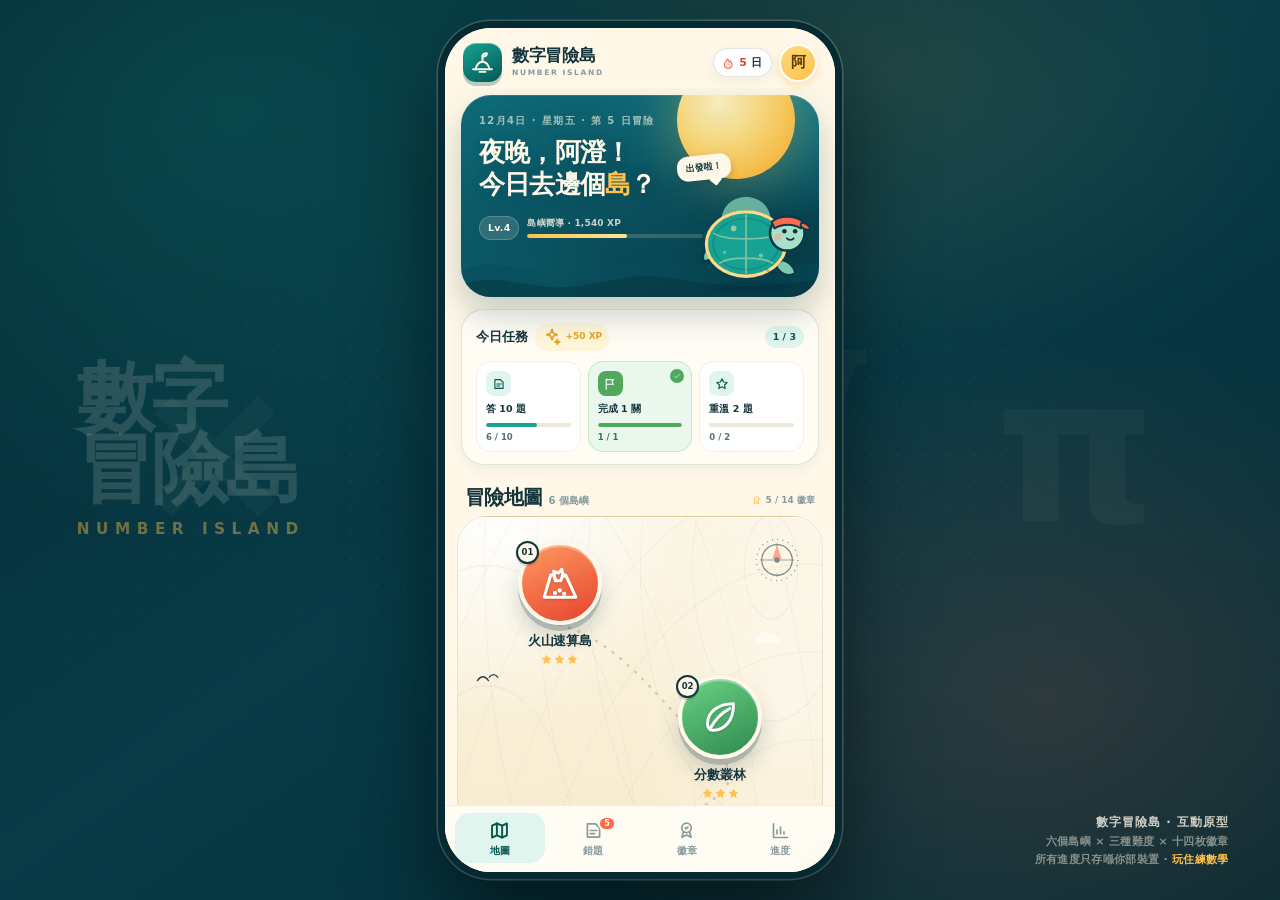
<file: app/index.html>
<!DOCTYPE html>
<html lang="zh-Hant-HK">
<head>
<meta charset="utf-8">
<meta name="viewport" content="width=device-width, initial-scale=1, viewport-fit=cover">
<meta name="theme-color" content="#073B47">
<title>數字冒險島 · 玩住闖關，練好數學</title>
<meta name="description" content="數字冒險島：為中小學生而設的數學冒險遊戲。六個島嶼、三種難度、徽章收集、錯題重練與進度記錄。">
<link rel="icon" href="data:image/svg+xml,%3Csvg xmlns='http://www.w3.org/2000/svg' viewBox='0 0 64 64'%3E%3Crect width='64' height='64' rx='16' fill='%23073B47'/%3E%3Ccircle cx='32' cy='36' r='16' fill='%23FFC24B'/%3E%3Cpath d='M18 40c5-8 9-12 14-12s9 4 14 12c-4 5-9 8-14 8s-10-3-14-8z' fill='%230E6573'/%3E%3Cpath d='M32 24V12l7 4-7 4' fill='%23FFF8E8'/%3E%3C/svg%3E">
<style>
/* ============================================================
   數字冒險島 — design tokens
   ============================================================ */
:root{
  --ocean-950:#042A33;
  --ocean-900:#073B47;
  --ocean-800:#0A4E5C;
  --ocean-700:#0E6573;
  --teal:#16A394;
  --teal-dark:#0B7A72;
  --teal-deep:#07564F;
  --mint:#DFF5EE;
  --mint-2:#EDFAF5;
  --cream:#FFF8E8;
  --paper:#FFFCF4;
  --surface:#FFFFFF;
  --sand:#F6E3B8;
  --sand-deep:#E8CE94;
  --ink:#13343B;
  --ink-2:#547077;
  --ink-3:#879A9C;
  --line:rgba(19,52,59,.12);
  --line-soft:rgba(19,52,59,.07);
  --coral:#FF6B4A;
  --coral-deep:#D9492A;
  --coral-soft:#FFEDE7;
  --mango:#FFC24B;
  --mango-deep:#E8A21E;
  --leaf:#4FA85E;
  --leaf-dark:#2F7D3F;
  --leaf-soft:#E9F7EC;
  --purple:#7B5CF0;
  --sky:#3FB6DA;
  --pink:#FF8FA3;
  --shadow-sm:0 4px 14px rgba(19,52,59,.06);
  --shadow:0 12px 30px rgba(19,52,59,.10);
  --shadow-lg:0 24px 60px rgba(4,42,51,.28);
  --sans:"PingFang HK","PingFang TC","Noto Sans HK","Noto Sans TC","Microsoft JhengHei",system-ui,-apple-system,"Segoe UI",sans-serif;
  --round:ui-rounded,"SF Pro Rounded","Hiragino Maru Gothic ProN","PingFang HK",system-ui,sans-serif;
  --mono:"SF Mono",ui-monospace,Menlo,Consolas,monospace;
}
*{box-sizing:border-box;-webkit-tap-highlight-color:transparent}
html,body{height:100%}
body{
  margin:0;
  color:var(--ink);
  font-family:var(--sans);
  font-size:15px;
  line-height:1.45;
  background:
    radial-gradient(900px 700px at 18% 12%, rgba(22,163,148,.20), transparent 60%),
    radial-gradient(800px 600px at 82% 78%, rgba(255,107,74,.16), transparent 62%),
    radial-gradient(700px 500px at 70% 8%, rgba(255,194,75,.10), transparent 60%),
    linear-gradient(145deg,#052B34 0%,#073B47 48%,#042A33 100%);
  overflow:hidden;
  -webkit-font-smoothing:antialiased;
  text-rendering:optimizeLegibility;
}
button{font:inherit;color:inherit;background:none;border:0;padding:0;cursor:pointer}
button:disabled{cursor:default}
button:focus-visible,a:focus-visible,input:focus-visible{outline:3px solid var(--mango);outline-offset:3px}
::selection{background:var(--mango);color:var(--ink)}
h1,h2,h3,p{margin:0}
svg{display:block}
.hide{display:none!important}

/* ============================================================
   Desktop poster / phone shell
   ============================================================ */
.poster{
  position:fixed;inset:0;
  display:grid;place-items:center;
  padding:20px;
}
.poster::before{
  content:"＋  −  ×  ÷  √  π  ≠  ∞";
  position:absolute;left:50%;top:50%;
  transform:translate(-50%,-50%);
  font-family:var(--round);
  font-size:clamp(90px,16vw,230px);
  font-weight:900;letter-spacing:.14em;
  color:rgba(255,248,232,.035);
  white-space:nowrap;pointer-events:none;user-select:none;
  z-index:0;
}
.poster::after{
  content:"";
  position:absolute;inset:0;z-index:0;pointer-events:none;
  background-image:radial-gradient(rgba(255,248,232,.10) 1px,transparent 1.4px);
  background-size:26px 26px;
  mask-image:radial-gradient(80% 70% at 50% 50%,#000 20%,transparent 78%);
  -webkit-mask-image:radial-gradient(80% 70% at 50% 50%,#000 20%,transparent 78%);
  opacity:.5;
}
.poster-mark{
  position:absolute;left:max(32px,6vw);top:50%;
  transform:translateY(-50%);
  z-index:1;color:rgba(255,248,232,.14);
  font-size:clamp(56px,6vw,96px);
  font-weight:900;line-height:.92;letter-spacing:-.04em;
  user-select:none;pointer-events:none;
}
.poster-mark small{
  display:block;font-size:.2em;letter-spacing:.42em;
  font-weight:700;margin-top:18px;color:rgba(255,194,75,.42);
}
.poster-note{
  position:absolute;right:max(28px,4vw);bottom:30px;z-index:1;
  text-align:right;color:rgba(255,248,232,.48);
  font-size:11px;line-height:1.7;font-weight:600;letter-spacing:.03em;
}
.poster-note b{display:block;color:rgba(255,248,232,.8);font-size:12px;letter-spacing:.08em}
.poster-note i{font-style:normal;color:var(--mango)}

.phone{
  position:relative;z-index:2;
  width:390px;height:844px;
  max-height:calc(100dvh - 40px);
  border-radius:46px;
  background:var(--cream);
  box-shadow:
    0 0 0 7px #062A32,
    0 0 0 8.5px rgba(255,248,232,.20),
    0 44px 90px rgba(0,0,0,.58);
  overflow:hidden;
  isolation:isolate;
}
.phone::after{
  content:"";pointer-events:none;position:absolute;inset:0;z-index:100;
  border-radius:inherit;
  box-shadow:inset 0 0 0 1px rgba(255,255,255,.10);
}
.app{
  position:relative;height:100%;width:100%;
  display:flex;flex-direction:column;
  background:var(--cream);
  overflow:hidden;
  font-variant-numeric:tabular-nums;
}
@media (max-width:620px){
  .poster{padding:0;display:block}
  .poster-mark,.poster-note,.poster::before{display:none}
  .phone{width:100%;height:100dvh;max-height:none;border-radius:0;box-shadow:none}
  .phone::after{border-radius:0}
}
@media (max-height:880px) and (min-width:621px){
  .phone{height:calc(100dvh - 32px);max-height:none;border-radius:40px}
  .poster-note{bottom:14px}
}
@media (max-height:720px) and (min-width:621px){
  .poster-mark{display:none}
}

/* ============================================================
   Shared atoms
   ============================================================ */
.scroll{
  flex:1;min-height:0;overflow-y:auto;overscroll-behavior:contain;
  scrollbar-width:none;-ms-overflow-style:none;
  padding-bottom:18px;
}
.scroll::-webkit-scrollbar{display:none}
.row{display:flex;align-items:center}
.grow{flex:1;min-width:0}
.muted{color:var(--ink-2)}
.tiny{font-size:10px}
.eyebrow{
  font-size:9.5px;font-weight:900;letter-spacing:.14em;
  text-transform:uppercase;color:var(--ink-3);
}
.svg-i{width:20px;height:20px;flex:none}

/* top bar */
.topbar{
  flex:none;display:flex;align-items:center;gap:10px;
  padding:15px 18px 6px;
}
.brand{display:flex;align-items:center;gap:10px;min-width:0}
.brand-mark{
  width:39px;height:39px;border-radius:13px;flex:none;
  display:grid;place-items:center;color:var(--cream);
  background:linear-gradient(150deg,var(--teal) 0%,var(--teal-dark) 55%,var(--teal-deep) 100%);
  box-shadow:0 4px 0 rgba(7,86,79,.28),inset 0 1px 0 rgba(255,255,255,.35);
}
.brand-mark svg{width:25px;height:25px}
.brand-name{font-family:var(--round);font-size:16.5px;font-weight:900;letter-spacing:-.02em;line-height:1.1;white-space:nowrap}
.brand-name em{
  display:block;font-family:var(--sans);font-style:normal;
  font-size:7.5px;letter-spacing:.22em;color:var(--ink-3);
  font-weight:800;margin-top:4px;
}
.top-actions{margin-left:auto;display:flex;align-items:center;gap:7px}
.streak-pill{
  display:flex;align-items:center;gap:4px;
  padding:6px 9px 6px 7px;border-radius:999px;
  background:#fff;border:1px solid var(--line);
  font-size:11px;font-weight:900;color:var(--ink);
  box-shadow:var(--shadow-sm);
}
.streak-pill svg{width:14px;height:14px;color:var(--coral)}
.streak-pill b{color:var(--coral-deep)}
.avatar{
  width:38px;height:38px;border-radius:50%;flex:none;
  display:grid;place-items:center;
  background:linear-gradient(145deg,#FFD97A,var(--mango));
  color:#5C3A00;font-size:15px;font-weight:900;
  border:2px solid #fff;
  box-shadow:0 4px 10px rgba(232,162,30,.28);
}
.icon-btn{
  width:38px;height:38px;border-radius:13px;flex:none;
  display:grid;place-items:center;
  background:#fff;border:1px solid var(--line);
  color:var(--ink);box-shadow:0 2px 0 rgba(19,52,59,.05);
  transition:transform .15s ease,box-shadow .15s ease;
}
.icon-btn:active{transform:translateY(2px);box-shadow:none}
.icon-btn svg{width:18px;height:18px}

/* tab bar */
.tabbar{
  flex:none;z-index:30;
  display:grid;grid-template-columns:repeat(4,1fr);
  gap:4px;padding:7px 10px calc(9px + env(safe-area-inset-bottom));
  background:rgba(255,252,244,.94);
  backdrop-filter:blur(16px);-webkit-backdrop-filter:blur(16px);
  border-top:1px solid var(--line-soft);
}
.tab{
  position:relative;display:flex;flex-direction:column;align-items:center;gap:3px;
  padding:7px 0 5px;border-radius:15px;
  color:var(--ink-3);font-size:9.5px;font-weight:800;letter-spacing:.02em;
  transition:color .18s ease,background .18s ease;
}
.tab svg{width:21px;height:21px}
.tab.active{color:var(--teal-deep);background:var(--mint)}
.tab.active svg{stroke-width:2.2}
.tab .badge-dot{
  position:absolute;top:3px;left:calc(50% + 5px);
  min-width:15px;height:15px;padding:0 4px;border-radius:999px;
  display:grid;place-items:center;
  background:var(--coral);color:#fff;
  font-size:8px;font-weight:900;border:2px solid var(--paper);
}

/* generic bits */
.pill{
  display:inline-flex;align-items:center;gap:4px;
  padding:4px 8px;border-radius:999px;
  font-size:9.5px;font-weight:900;letter-spacing:.02em;
}
.star{width:13px;height:13px;flex:none}
.star.off{opacity:.22}
.star.on{color:var(--mango)}
.stars{display:inline-flex;align-items:center;gap:2px}

/* medals */
.medal{display:inline-block;width:64px;height:64px;flex:none;position:relative}
.medal svg{width:100%;height:100%;display:block;overflow:visible}
.medal .m-ribbon{fill:var(--bc);opacity:.92}
.medal .m-coin{fill:var(--bc)}
.medal .m-coin-in{fill:var(--cream)}
.medal .m-icon{fill:none;stroke:var(--bc);stroke-width:5.4;stroke-linecap:round;stroke-linejoin:round}
.medal.locked{filter:grayscale(1);opacity:.42}
.medal.small{width:40px;height:40px}

/* ============================================================
   Home
   ============================================================ */
.hero{
  position:relative;margin:7px 16px 0;
  min-height:202px;padding:19px 18px 17px;
  border-radius:30px;overflow:hidden;color:var(--cream);
  background:
    radial-gradient(120% 130% at 94% -8%, #16808F 0%, transparent 52%),
    radial-gradient(90% 100% at 0% 110%, #0B5D6B 0%, transparent 55%),
    linear-gradient(155deg,#0E6B79 0%,#0A4E5C 54%,#073B47 100%);
  box-shadow:0 16px 34px rgba(7,59,71,.24),inset 0 1px 0 rgba(255,255,255,.12);
}
.hero::before{
  content:"";position:absolute;inset:0;
  background-image:radial-gradient(rgba(255,248,232,.12) 1px,transparent 1.3px);
  background-size:19px 19px;
  opacity:.35;
  mask-image:linear-gradient(115deg,#000,transparent 62%);
  -webkit-mask-image:linear-gradient(115deg,#000,transparent 62%);
}
.hero-sun{
  position:absolute;right:24px;top:-34px;width:118px;height:118px;border-radius:50%;
  background:radial-gradient(circle at 36% 34%,#FFF3C4 0%,#FFD978 42%,#FFC24B 70%,#F3A92F 100%);
  box-shadow:0 0 54px rgba(255,194,75,.38);
  opacity:.96;
}
.hero-sun::after{
  content:"";position:absolute;inset:-20px;border-radius:50%;
  background:conic-gradient(from 10deg,rgba(255,194,75,.25) 0 3deg,transparent 3deg 16deg);
  mask-image:radial-gradient(circle,transparent 0 58%,#000 59%);
  -webkit-mask-image:radial-gradient(circle,transparent 0 58%,#000 59%);
  animation:spin 40s linear infinite;
}
.hero-waves{
  position:absolute;left:0;right:0;bottom:-1px;width:100%;height:72px;
  opacity:.9;pointer-events:none;
}
.hero-copy{position:relative;z-index:2;width:232px;max-width:232px}
.hero-date{
  font-size:10px;font-weight:800;letter-spacing:.14em;
  color:rgba(255,248,232,.62);
}
.hero-title{
  font-family:var(--round);
  font-size:26px;font-weight:900;line-height:1.24;
  letter-spacing:-.03em;margin:7px 0 16px;
  text-shadow:0 2px 12px rgba(4,42,51,.2);
}
.hero-title span{color:var(--mango)}
.hero-level{display:flex;align-items:center;gap:8px;width:224px;max-width:224px;min-width:0}
.lvl-chip{
  flex:none;font-size:9.5px;font-weight:900;letter-spacing:.02em;
  background:rgba(255,248,232,.15);
  border:1px solid rgba(255,248,232,.22);
  border-radius:999px;padding:4px 8px;
  backdrop-filter:blur(4px);
}
.lvl-info{flex:1;min-width:0;overflow:hidden}
.lvl-info b{display:block;font-size:9px;font-weight:800;color:rgba(255,248,232,.78);letter-spacing:.02em;white-space:nowrap;overflow:hidden;text-overflow:ellipsis}
.lvl-bar{height:4px;border-radius:99px;background:rgba(255,248,232,.17);overflow:hidden;margin-top:4px}
.lvl-bar i{display:block;height:100%;border-radius:99px;background:linear-gradient(90deg,var(--mango),#FFE29A)}
.lvl-xp{font-size:8.5px;font-weight:800;color:rgba(255,248,232,.5);white-space:nowrap}
.hero-mascot{
  position:absolute;right:2px;bottom:-4px;width:132px;height:132px;z-index:1;
  filter:drop-shadow(0 10px 14px rgba(4,42,51,.28));
  animation:bob 4.6s ease-in-out infinite;
  transform-origin:50% 90%;
}
.hero-sticker{
  position:absolute;right:88px;top:60px;z-index:3;
  background:var(--cream);color:var(--ink);
  font-size:9px;font-weight:900;padding:6px 9px;border-radius:11px;
  transform:rotate(-6deg);
  box-shadow:0 4px 10px rgba(4,42,51,.2);
}
.hero-sticker::after{
  content:"";position:absolute;right:12px;bottom:-5px;
  width:9px;height:9px;background:var(--cream);
  transform:rotate(45deg);border-radius:1px;
}

/* daily quests */
.quests{
  margin:12px 16px 0;padding:13px 14px 12px;
  background:var(--paper);border:1px solid var(--line);
  border-radius:23px;box-shadow:var(--shadow-sm);
}
.quest-head{display:flex;align-items:center;gap:8px;margin-bottom:10px}
.quest-title{font-size:13px;font-weight:900;letter-spacing:-.01em}
.quest-reward{
  display:flex;align-items:center;gap:3px;
  font-size:9px;font-weight:900;color:var(--mango-deep);
  background:#FFF6D9;border-radius:999px;padding:4px 7px;
}
.quest-count{
  margin-left:auto;font-size:9.5px;font-weight:900;color:var(--teal-deep);
  background:var(--mint);padding:4px 8px;border-radius:999px;
}
.quest-grid{display:grid;grid-template-columns:repeat(3,1fr);gap:7px}
.quest{
  position:relative;background:#fff;border:1px solid var(--line-soft);
  border-radius:15px;padding:9px 9px 8px;min-width:0;
}
.quest-ico{
  width:25px;height:25px;border-radius:8px;display:grid;place-items:center;
  background:var(--mint);color:var(--teal-deep);margin-bottom:6px;
}
.quest-ico svg{width:14px;height:14px}
.quest-label{font-size:9.5px;font-weight:800;white-space:nowrap;overflow:hidden;text-overflow:ellipsis;color:var(--ink)}
.quest-bar{height:4px;border-radius:99px;background:#EFE8D8;overflow:hidden;margin:7px 0 4px}
.quest-bar i{display:block;height:100%;border-radius:99px;background:var(--teal);transition:width .4s}
.quest-num{font-size:8.5px;font-weight:800;color:var(--ink-2);font-variant-numeric:tabular-nums}
.quest.done{background:var(--leaf-soft);border-color:rgba(79,168,94,.22)}
.quest.done .quest-ico{background:var(--leaf);color:#fff}
.quest.done .quest-bar i{background:var(--leaf)}
.quest.done .quest-num{color:var(--leaf-dark)}
.quest-done-mark{
  position:absolute;right:7px;top:7px;width:14px;height:14px;border-radius:50%;
  display:grid;place-items:center;background:var(--leaf);color:#fff;
}
.quest-done-mark svg{width:8px;height:8px}

/* map */
.map-head{
  display:flex;align-items:flex-end;gap:8px;
  padding:22px 20px 9px;
}
.map-head h2{font-size:20px;font-weight:900;letter-spacing:-.03em;line-height:1}
.map-head h2 span{font-size:10px;font-weight:800;color:var(--ink-3);letter-spacing:0;margin-left:6px}
.map-legend{margin-left:auto;font-size:9px;font-weight:800;color:var(--ink-3);display:flex;align-items:center;gap:4px}
.map-legend svg{width:11px;height:11px;color:var(--mango)}
.map-wrap{position:relative;margin:0 12px;border-radius:30px;overflow:hidden}
.map-card{
  position:relative;height:836px;
  border-radius:30px;overflow:hidden;
  border:1px solid rgba(19,52,59,.09);
  background:
    radial-gradient(90% 40% at 12% 0%,rgba(255,255,255,.92),transparent 60%),
    radial-gradient(70% 50% at 92% 22%,rgba(255,255,255,.45),transparent 60%),
    linear-gradient(178deg,#FCF5E4 0%,#F8ECCE 38%,#F4E3BC 72%,#EFD9A7 100%);
  box-shadow:inset 0 1px 0 #fff,0 16px 34px rgba(19,52,59,.09);
}
.map-card::before{
  content:"";position:absolute;inset:0;pointer-events:none;
  background-image:
    repeating-radial-gradient(ellipse 70% 60% at 86% 6%,transparent 0 26px,rgba(19,52,59,.045) 26px 27px,transparent 27px 52px),
    repeating-radial-gradient(ellipse 80% 70% at 8% 42%,transparent 0 30px,rgba(19,52,59,.035) 30px 31px,transparent 31px 60px),
    repeating-radial-gradient(ellipse 60% 50% at 96% 74%,transparent 0 22px,rgba(19,52,59,.03) 22px 23px,transparent 23px 46px);
  opacity:.9;
}
.map-compass{position:absolute;right:18px;top:16px;width:54px;height:54px;opacity:.55;color:var(--ink)}
.map-start{
  position:absolute;left:19px;top:22px;
  font-size:8px;font-weight:900;letter-spacing:.18em;
  color:var(--ink-2);border:1px dashed rgba(19,52,59,.28);
  padding:4px 8px;border-radius:7px;transform:rotate(-5deg);
}
.map-island-deco{position:absolute;pointer-events:none;opacity:.9}
.map-path{position:absolute;inset:0;width:100%;height:100%;pointer-events:none;z-index:1}
.map-nodes{position:absolute;inset:0;z-index:2}
.node{
  position:absolute;width:136px;
  transform:translate(-50%,-42px);
  display:flex;flex-direction:column;align-items:center;
  text-align:center;
}
.node-circle{
  position:relative;
  width:84px;height:84px;border-radius:50%;
  display:grid;place-items:center;color:#fff;
  background:linear-gradient(155deg,var(--c1),var(--c2));
  border:4px solid #FFF8E8;
  box-shadow:
    0 6px 0 rgba(19,52,59,.22),
    0 14px 22px rgba(19,52,59,.18),
    inset 0 2px 0 rgba(255,255,255,.34);
  transition:transform .18s ease,box-shadow .18s ease;
}
.node:hover .node-circle{transform:translateY(-2px)}
.node:active .node-circle{transform:translateY(3px);box-shadow:0 2px 0 rgba(19,52,59,.22),0 8px 14px rgba(19,52,59,.16),inset 0 2px 0 rgba(255,255,255,.34)}
.node-icon{width:40px;height:40px;filter:drop-shadow(0 1px 1px rgba(0,0,0,.16))}
.node-no{
  position:absolute;left:-6px;top:-4px;
  width:23px;height:23px;border-radius:50%;
  display:grid;place-items:center;
  background:var(--cream);color:var(--ink);
  border:2px solid var(--ink);
  font-size:8.5px;font-weight:900;
  box-shadow:0 2px 0 rgba(19,52,59,.18);
}
.node-name{
  margin-top:7px;font-size:12.5px;font-weight:900;letter-spacing:-.01em;
  color:var(--ink);text-shadow:0 1px 0 rgba(255,248,232,.8);
  white-space:nowrap;
}
.node-foot{display:flex;align-items:center;gap:3px;margin-top:2px;min-height:14px}
.node-foot .star{width:11px;height:11px}
.node-lock{
  display:inline-flex;align-items:center;gap:3px;
  font-size:8px;font-weight:800;color:#8C826D;
}
.node-lock svg{width:9px;height:9px}
.node-here{
  position:absolute;top:-29px;left:50%;transform:translateX(-50%);
  background:var(--ink);color:var(--cream);
  font-size:7.5px;font-weight:900;letter-spacing:.08em;
  padding:3px 7px;border-radius:999px;white-space:nowrap;
  animation:floatY 2.6s ease-in-out infinite;
}
.node-here::after{
  content:"";position:absolute;left:50%;bottom:-3px;
  width:6px;height:6px;background:var(--ink);transform:translateX(-50%) rotate(45deg);
}
.node.is-next .node-circle::after{
  content:"";position:absolute;inset:-11px;border-radius:50%;
  border:2px dashed rgba(255,107,74,.6);
  animation:spin 16s linear infinite;
}
.node.is-locked{opacity:.98}
.node.is-locked .node-circle{
  background:linear-gradient(155deg,#D8D2C2,#BDB6A3);
  border-color:#F6EFDD;
  box-shadow:0 4px 0 rgba(19,52,59,.12),inset 0 2px 0 rgba(255,255,255,.3);
  color:#8C8575;
}
.node.is-locked .node-icon{opacity:.7}
.node.is-locked .node-name{color:#8C826D}
.node.is-locked .node-no{background:#EFE8D7;border-color:#A99F89;color:#8C826D}
.map-bottom{
  position:absolute;left:50%;bottom:16px;transform:translateX(-50%);
  font-size:8px;font-weight:800;letter-spacing:.12em;color:rgba(19,52,59,.32);
  white-space:nowrap;
}
.map-foot{
  margin:10px 22px 0;display:flex;align-items:center;gap:6px;
  font-size:9.5px;font-weight:700;color:var(--ink-3);
}
.map-foot svg{width:12px;height:12px;color:var(--teal)}

/* ============================================================
   Overlay / bottom sheet / modal
   ============================================================ */
#overlay-root{position:absolute;inset:0;z-index:60;pointer-events:none}
#overlay-root:empty{display:none}
.overlay{
  position:absolute;inset:0;pointer-events:auto;
  background:rgba(4,42,51,.52);
  backdrop-filter:blur(3px);-webkit-backdrop-filter:blur(3px);
  display:flex;align-items:flex-end;
  animation:fadeIn .2s ease both;
}
.overlay.center{align-items:center;justify-content:center;padding:26px}
.sheet{
  width:100%;max-height:91%;
  background:var(--cream);
  border-radius:30px 30px 0 0;
  overflow-y:auto;overscroll-behavior:contain;
  padding-bottom:calc(18px + env(safe-area-inset-bottom));
  animation:sheetUp .32s cubic-bezier(.22,.9,.24,1) both;
  scrollbar-width:none;
}
.sheet::-webkit-scrollbar{display:none}
.sheet-hero{
  position:relative;padding:18px 20px 38px;
  color:#fff;overflow:hidden;
  background:
    radial-gradient(120% 130% at 100% 0%,rgba(255,255,255,.22),transparent 55%),
    linear-gradient(152deg,var(--c1),var(--c2));
}
.sheet-hero::before{
  content:"";position:absolute;inset:0;
  background-image:radial-gradient(rgba(255,255,255,.14) 1px,transparent 1.3px);
  background-size:18px 18px;opacity:.5;
}
.sheet-hero::after{
  content:"";position:absolute;left:-10%;right:-10%;bottom:-38px;height:76px;
  background:var(--cream);border-radius:50% 50% 0 0;
}
.sheet-close{
  position:absolute;right:14px;top:14px;z-index:3;
  width:34px;height:34px;border-radius:50%;
  display:grid;place-items:center;
  background:rgba(4,42,51,.22);color:#fff;
  border:1px solid rgba(255,255,255,.25);
  backdrop-filter:blur(6px);
}
.sheet-close svg{width:15px;height:15px}
.sheet-head{position:relative;z-index:2;display:flex;align-items:center;gap:13px;margin-top:14px}
.sheet-ico{
  width:60px;height:60px;border-radius:19px;flex:none;
  display:grid;place-items:center;
  background:rgba(255,255,255,.17);
  border:1px solid rgba(255,255,255,.25);
  box-shadow:inset 0 1px 0 rgba(255,255,255,.25);
}
.sheet-ico svg{width:34px;height:34px}
.sheet-head h2{font-family:var(--round);font-size:23px;font-weight:900;letter-spacing:-.03em;line-height:1.15}
.sheet-head p{font-size:10.5px;opacity:.78;margin-top:4px;font-weight:600}
.sheet-starline{display:flex;align-items:center;gap:5px;margin-top:5px;font-size:9px;font-weight:800;opacity:.8}
.sheet-starline .star{width:11px;height:11px}
.sheet-body{position:relative;z-index:2;margin-top:-20px;padding:0 16px}
.sheet-hint{font-size:10px;font-weight:700;color:var(--ink-3);margin:2px 4px 9px;display:flex;align-items:center;gap:5px}
.sheet-hint svg{width:12px;height:12px}
.diff{
  position:relative;width:100%;display:flex;align-items:center;gap:11px;
  padding:13px 12px 13px 14px;margin-bottom:9px;
  background:#fff;border:1px solid var(--line);border-radius:20px;
  box-shadow:0 3px 0 rgba(19,52,59,.04);
  text-align:left;overflow:hidden;
  transition:transform .16s ease,box-shadow .16s ease;
}
.diff::before{
  content:"";position:absolute;left:0;top:12px;bottom:12px;width:4px;
  border-radius:0 4px 4px 0;background:var(--dc);
}
.diff:hover{transform:translateY(-1px);box-shadow:0 7px 16px rgba(19,52,59,.08)}
.diff:active{transform:translateY(1px)}
.diff-main{min-width:0;flex:1}
.diff-name{display:flex;align-items:center;gap:6px;font-size:15px;font-weight:900;letter-spacing:-.01em}
.diff-badge{font-size:7.5px;font-weight:900;letter-spacing:.06em;padding:2px 6px;border-radius:999px;background:var(--ds);color:var(--dc)}
.diff-meta{font-size:9.5px;color:var(--ink-2);margin-top:3px;font-weight:600}
.diff-stars{display:flex;align-items:center;gap:2px;margin-top:5px}
.diff-stars .star{width:11px;height:11px}
.diff-stars em{font-style:normal;font-size:8px;font-weight:800;color:var(--ink-3);margin-left:4px}
.diff-play{
  width:43px;height:43px;border-radius:50%;flex:none;
  display:grid;place-items:center;
  background:var(--coral);color:#fff;
  box-shadow:0 4px 0 var(--coral-deep);
}
.diff-play svg{width:17px;height:17px;margin-left:2px}
.sheet-note{
  display:flex;align-items:flex-start;gap:7px;
  font-size:9.5px;line-height:1.55;color:var(--ink-3);
  padding:6px 5px 0;
}
.sheet-note svg{width:12px;height:12px;flex:none;margin-top:1px;color:var(--teal)}

.modal{
  width:100%;max-width:328px;
  background:var(--cream);border-radius:26px;
  padding:24px 22px 20px;text-align:center;
  box-shadow:0 30px 70px rgba(0,0,0,.35);
  animation:popIn .24s cubic-bezier(.2,1.2,.4,1) both;
}
.modal h3{font-family:var(--round);font-size:20px;font-weight:900;letter-spacing:-.02em;margin-bottom:7px}
.modal p{font-size:12px;line-height:1.65;color:var(--ink-2);margin-bottom:17px}
.modal-actions{display:flex;gap:8px}
.modal-actions .btn{height:46px;font-size:13px}
.modal .medal{width:104px;height:104px;margin:2px auto 12px}
.modal .badge-cond{
  background:#FBF4E3;border:1px dashed var(--sand-deep);
  border-radius:12px;padding:9px 12px;font-size:10.5px;font-weight:700;
  color:var(--ink-2);margin-bottom:14px;line-height:1.5;
}
.modal .badge-cond b{color:var(--ink)}
.name-input{
  width:100%;height:50px;border-radius:14px;
  border:2px solid var(--line);background:#fff;
  padding:0 14px;font-size:17px;font-weight:800;
  font-family:var(--sans);color:var(--ink);text-align:center;
  margin-bottom:14px;
}
.name-input:focus{border-color:var(--teal);outline:none}

/* ============================================================
   Play
   ============================================================ */
.play{height:100%;display:flex;flex-direction:column;background:
  radial-gradient(80% 40% at 50% 0%,rgba(22,163,148,.09),transparent 70%),
  radial-gradient(rgba(19,52,59,.035) 1px,transparent 1.35px) 0 0/22px 22px,
  var(--cream);
  position:relative;
}
.play-top{flex:none;display:flex;align-items:center;gap:9px;padding:14px 16px 4px}
.play-title{
  min-width:0;display:flex;align-items:center;gap:6px;
  font-size:12px;font-weight:900;letter-spacing:-.01em;
  padding:6px 10px;border-radius:999px;background:#fff;border:1px solid var(--line);
}
.play-title .dot{width:7px;height:7px;border-radius:50%;background:var(--c1);flex:none}
.play-title em{
  font-style:normal;font-size:8px;font-weight:900;color:#fff;
  background:var(--coral);padding:2px 6px;border-radius:999px;
}
.hearts{margin-left:auto;display:flex;gap:3px;align-items:center}
.heart{width:17px;height:17px;color:var(--coral);transition:transform .2s,color .2s,opacity .2s}
.heart.lost{color:#DCD4C2;opacity:.75;transform:scale(.86)}
.heart.beat{animation:heartBeat .42s ease}
.seg-row{flex:none;display:flex;gap:5px;padding:7px 18px 0}
.seg{height:6px;flex:1;border-radius:99px;background:#EBE3D0;overflow:hidden;position:relative}
.seg i{position:absolute;inset:0;border-radius:99px;background:var(--teal);transform:scaleX(0);transform-origin:left;transition:transform .3s}
.seg.ok i{transform:scaleX(1)}
.seg.miss i{transform:scaleX(1);background:var(--coral)}
.seg.cur{background:#F5DCA3;box-shadow:0 0 0 2px rgba(255,194,75,.25)}
.timer{flex:none;display:flex;align-items:center;gap:8px;padding:9px 18px 0}
.timer-track{flex:1;height:7px;border-radius:99px;background:#EDE4CF;overflow:hidden}
.timer-fill{height:100%;width:100%;border-radius:99px;background:linear-gradient(90deg,var(--teal),#54C7A8);transition:width .1s linear}
.timer-num{font-family:var(--mono);font-size:11px;font-weight:800;color:var(--teal-deep);min-width:30px;text-align:right}
.timer.warn .timer-fill{background:linear-gradient(90deg,#FF9B4A,var(--coral))}
.timer.warn .timer-num{color:var(--coral-deep);animation:pulse .8s infinite}
.play-meta{
  flex:none;display:flex;align-items:center;justify-content:space-between;
  padding:9px 20px 0;min-height:26px;
}
.qcount{font-size:10px;font-weight:900;color:var(--ink-2);letter-spacing:.05em}
.combo{
  display:inline-flex;align-items:center;gap:4px;
  background:#FFF1CC;color:#8A5B00;
  font-size:9.5px;font-weight:900;padding:4px 8px;border-radius:999px;
  opacity:0;transform:translateY(4px);transition:.2s;
}
.combo.on{opacity:1;transform:none}
.combo svg{width:11px;height:11px;color:var(--coral)}
.play-scroll{flex:1;min-height:0;overflow-y:auto;padding:10px 16px 8px;scrollbar-width:none;display:flex;flex-direction:column}
.play-scroll::-webkit-scrollbar{display:none}
.q-card{
  position:relative;margin:0;
  background:var(--paper);
  border:1px solid var(--line);
  border-radius:26px;
  padding:19px 17px 17px;
  box-shadow:0 10px 24px rgba(19,52,59,.06);
  animation:rise .28s ease both;
}
.q-eyebrow{font-size:9px;font-weight:900;letter-spacing:.12em;color:var(--ink-3);display:flex;align-items:center;gap:6px}
.q-eyebrow b{color:var(--teal-deep);letter-spacing:.02em}
.q-prompt{
  line-break:strict;text-wrap:pretty;
  font-size:22px;font-weight:900;line-height:1.35;letter-spacing:-.02em;
  margin-top:7px;word-break:break-word;
}
.q-prompt.center{text-align:center;font-size:29px;line-height:1.3;letter-spacing:-.01em;font-family:var(--round)}
.q-prompt.word{font-size:18px;line-height:1.6;letter-spacing:-.01em;font-weight:800}
.q-prompt .em{color:var(--coral-deep)}
.q-prompt .num{color:var(--teal-deep)}
.q-visual{display:flex;justify-content:center;margin:13px -2px 0}
.viz-svg{width:100%;max-width:306px;height:auto;max-height:196px;overflow:visible}
.viz-svg text{font-family:var(--sans);font-weight:800;fill:var(--ink)}
.viz-svg .viz-label{font-size:11.5px;fill:var(--ink-2);font-weight:800}
.viz-svg .viz-num{font-size:12.5px;fill:var(--ink);font-weight:900}
.viz-svg .viz-fill{fill:var(--mint)}
.viz-svg .viz-line{stroke:var(--teal-dark);stroke-width:2.4;fill:none;stroke-linejoin:round}
.viz-svg .viz-dash{stroke:var(--ink-3);stroke-width:1.6;stroke-dasharray:4 4;fill:none}
.bars{display:flex;align-items:flex-end;gap:9px;height:150px;padding:18px 8px 0;width:100%;max-width:300px;margin:0 auto}
.bar-col{flex:1;display:flex;flex-direction:column;align-items:center;justify-content:flex-end;height:100%;gap:5px}
.bar-val{font-size:10px;font-weight:900;color:var(--ink);font-variant-numeric:tabular-nums}
.bar-shape{width:100%;max-width:34px;border-radius:7px 7px 3px 3px;background:linear-gradient(180deg,#39C0AE,#169487);box-shadow:inset 0 1px 0 rgba(255,255,255,.4);min-height:4px}
.bar-col:nth-child(2n) .bar-shape{background:linear-gradient(180deg,#FFD473,#F0AD32)}
.bar-label{font-size:9.5px;font-weight:800;color:var(--ink-2);white-space:nowrap}

.frac{
  display:inline-flex;flex-direction:column;align-items:center;
  vertical-align:middle;line-height:1.02;margin:0 2px;
  font-family:var(--round);font-size:.86em;font-weight:900;
}
.frac .num{padding:0 3px}
.frac .den{padding:0 3px;border-top:2px solid currentColor;margin-top:1px}

.unk{
  display:inline-grid;place-items:center;min-width:34px;height:32px;padding:0 6px;
  border-radius:9px;background:#FFF1CC;border:2px dashed var(--mango-deep);
  color:var(--coral-deep);font-family:var(--round);font-size:.9em;
  vertical-align:middle;line-height:1;
}
.eqline{
  display:flex;align-items:center;justify-content:center;gap:7px;flex-wrap:wrap;
  font-family:var(--round);font-size:30px;font-weight:900;letter-spacing:.01em;
  padding:12px 6px 4px;
}
.eqline .frac{font-size:1em}
.eqline .unk{font-size:1em;height:36px;min-width:38px}
.eqline .x{color:var(--coral-deep)}

.options{display:grid;grid-template-columns:1fr 1fr;gap:8px;margin-top:16px}
.options.cols-3{grid-template-columns:repeat(3,1fr)}
.opt{
  position:relative;display:flex;align-items:center;gap:8px;
  min-height:60px;padding:11px 10px;
  background:#fff;border:2px solid rgba(19,52,59,.11);
  border-radius:17px;text-align:left;
  font-size:18px;font-weight:900;letter-spacing:-.01em;
  box-shadow:0 3px 0 rgba(19,52,59,.06);
  transition:transform .14s ease,border-color .14s ease,background .14s ease,box-shadow .14s ease;
}
.opt:hover:not(:disabled){border-color:rgba(19,52,59,.24);transform:translateY(-1px)}
.opt:active:not(:disabled){transform:translateY(2px);box-shadow:none}
.opt-key{
  width:24px;height:24px;border-radius:8px;flex:none;
  display:grid;place-items:center;
  background:#F4EDDD;color:var(--ink-2);
  font-size:10px;font-weight:900;
}
.opt-body{min-width:0;display:flex;align-items:center;gap:4px;flex-wrap:wrap}
.opt.center{justify-content:center;text-align:center;font-size:24px}
.opt.center .opt-key{position:absolute;left:9px;top:9px}
.opt.correct{background:var(--leaf-soft);border-color:var(--leaf);box-shadow:0 3px 0 rgba(79,168,94,.22)}
.opt.correct .opt-key{background:var(--leaf);color:#fff}
.opt.correct::after{
  content:"";position:absolute;right:10px;top:50%;width:15px;height:15px;
  transform:translateY(-50%);
  background:var(--leaf);border-radius:50%;
  mask:url("data:image/svg+xml,%3Csvg xmlns='http://www.w3.org/2000/svg' viewBox='0 0 24 24'%3E%3Cpath d='M5 13l4 4L19 7' fill='none' stroke='black' stroke-width='3.4' stroke-linecap='round' stroke-linejoin='round'/%3E%3C/svg%3E") center/65% no-repeat;
  -webkit-mask:url("data:image/svg+xml,%3Csvg xmlns='http://www.w3.org/2000/svg' viewBox='0 0 24 24'%3E%3Cpath d='M5 13l4 4L19 7' fill='none' stroke='black' stroke-width='3.4' stroke-linecap='round' stroke-linejoin='round'/%3E%3C/svg%3E") center/65% no-repeat;
}
.opt.wrong{background:var(--coral-soft);border-color:var(--coral);box-shadow:0 3px 0 rgba(255,107,74,.2);animation:shake .36s ease}
.opt.wrong .opt-key{background:var(--coral);color:#fff}
.opt.dim{opacity:.48}
.opt.wrong::after{
  content:"";position:absolute;right:10px;top:50%;width:14px;height:14px;
  transform:translateY(-50%);
  background:var(--coral);border-radius:50%;
  mask:url("data:image/svg+xml,%3Csvg xmlns='http://www.w3.org/2000/svg' viewBox='0 0 24 24'%3E%3Cpath d='M6 6l12 12M18 6L6 18' fill='none' stroke='black' stroke-width='3.4' stroke-linecap='round'/%3E%3C/svg%3E") center/60% no-repeat;
  -webkit-mask:url("data:image/svg+xml,%3Csvg xmlns='http://www.w3.org/2000/svg' viewBox='0 0 24 24'%3E%3Cpath d='M6 6l12 12M18 6L6 18' fill='none' stroke='black' stroke-width='3.4' stroke-linecap='round'/%3E%3C/svg%3E") center/60% no-repeat;
}

.hint-btn{
  display:flex;align-items:center;gap:5px;
  margin:13px auto 0;padding:7px 12px;border-radius:999px;
  background:#F4EDDD;color:var(--ink-2);
  font-size:10px;font-weight:900;
}
.hint-btn svg{width:13px;height:13px;color:var(--mango-deep)}
.hint-box{
  margin-top:8px;padding:10px 12px;
  background:#FFF6D8;border:1px dashed #E5BF5C;border-radius:12px;
  font-size:11.5px;line-height:1.55;color:#6B5520;font-weight:600;
  animation:rise .2s ease both;
}
.hint-box b{color:#4B3A10}

.answer-display{
  display:flex;align-items:center;justify-content:center;gap:6px;
  height:76px;margin-top:15px;position:relative;
  background:#fff;border:2px solid rgba(19,52,59,.13);border-radius:18px;
  box-shadow:inset 0 2px 6px rgba(19,52,59,.04);
}
.answer-value{
  font-family:var(--round);font-size:36px;font-weight:900;
  letter-spacing:.01em;line-height:1;color:var(--ink);
}
.answer-value.placeholder{color:#D6CEBC;font-size:26px}
.answer-unit{font-size:13px;font-weight:900;color:var(--ink-2);align-self:flex-end;margin-bottom:19px}
.answer-del{
  position:absolute;right:9px;top:50%;transform:translateY(-50%);
  width:37px;height:37px;border-radius:10px;
  display:grid;place-items:center;
  background:#F4EDDD;color:var(--ink-2);
}
.answer-del svg{width:17px;height:17px}
.keypad{display:grid;grid-template-columns:repeat(3,1fr);gap:7px;margin-top:9px}
.key{
  height:50px;border-radius:13px;
  background:#fff;border:1px solid var(--line);
  font-family:var(--round);font-size:20px;font-weight:900;
  box-shadow:0 2px 0 rgba(19,52,59,.07);
  transition:transform .1s,box-shadow .1s,background .1s;
}
.key:hover{background:#FFFDF7}
.key:active{transform:translateY(2px);box-shadow:none;background:#F7F1E2}
.key.del{font-size:18px;color:var(--ink-2)}
.keypad-submit{
  width:100%;height:50px;margin-top:8px;border-radius:14px;
  background:var(--coral);color:#fff;font-size:14px;font-weight:900;letter-spacing:.02em;
  box-shadow:0 4px 0 var(--coral-deep);
  display:flex;align-items:center;justify-content:center;gap:7px;
  transition:transform .1s,box-shadow .1s,opacity .1s;
}
.keypad-submit:active{transform:translateY(3px);box-shadow:0 1px 0 var(--coral-deep)}
.keypad-submit:disabled{opacity:.4;box-shadow:0 4px 0 rgba(217,73,42,.4)}
.keypad-submit svg{width:15px;height:15px}

.feedback{margin-top:15px;border-radius:18px;padding:13px 13px 12px;border:1px solid;animation:rise .24s ease both}
.feedback.ok{background:var(--leaf-soft);border-color:rgba(79,168,94,.3)}
.feedback.bad{background:var(--coral-soft);border-color:rgba(255,107,74,.3)}
.fb-head{display:flex;align-items:center;gap:8px;font-size:14px;font-weight:900}
.fb-head small{font-size:9px;font-weight:800;color:var(--ink-2);margin-left:auto;letter-spacing:.02em}
.fb-ico{
  width:25px;height:25px;border-radius:50%;flex:none;
  display:grid;place-items:center;background:var(--leaf);color:#fff;
}
.feedback.bad .fb-ico{background:var(--coral)}
.fb-ico svg{width:14px;height:14px}
.fb-explain{font-size:12.5px;line-height:1.6;color:#4A6461;margin:8px 0 11px;font-weight:500}
.feedback.ok .fb-explain{color:#3F6448}
.fb-explain b{color:var(--ink);font-weight:900}
.fb-explain .frac{font-size:1em}
.fb-btn{
  width:100%;height:47px;border-radius:14px;
  display:flex;align-items:center;justify-content:center;gap:7px;
  background:var(--teal-dark);color:#fff;font-size:13.5px;font-weight:900;
  box-shadow:0 4px 0 var(--teal-deep);
}
.feedback.bad .fb-btn{background:var(--coral);box-shadow:0 4px 0 var(--coral-deep)}
.fb-btn svg{width:15px;height:15px}
.fb-btn:active{transform:translateY(2px);box-shadow:none}

/* ============================================================
   Result
   ============================================================ */
.result{height:100%;overflow-y:auto;background:var(--cream);scrollbar-width:none}
.result::-webkit-scrollbar{display:none}
.res-hero{
  position:relative;overflow:hidden;
  padding:22px 20px 56px;text-align:center;color:var(--cream);
  background:
    radial-gradient(100% 90% at 50% 0%,#12818C 0%,transparent 62%),
    linear-gradient(170deg,#0D6B79 0%,#0A4E5C 55%,#073B47 100%);
  border-radius:0 0 34px 34px;
}
.res-hero.fail{
  background:
    radial-gradient(100% 90% at 50% 0%,#8C6A50 0%,transparent 62%),
    linear-gradient(170deg,#5F4939 0%,#3D3028 100%);
}
.res-rays{
  position:absolute;left:50%;top:42%;width:900px;height:900px;
  transform:translate(-50%,-50%);
  background:repeating-conic-gradient(from 0deg,rgba(255,248,232,.075) 0deg 7deg,transparent 7deg 18deg);
  animation:spin 60s linear infinite;
  pointer-events:none;
}
.res-close{position:absolute;right:14px;top:14px;z-index:3;background:rgba(255,255,255,.12);border-color:rgba(255,255,255,.2);color:#fff}
.res-eyebrow{position:relative;font-size:9.5px;font-weight:800;letter-spacing:.16em;color:rgba(255,248,232,.6)}
.res-stars{position:relative;display:flex;justify-content:center;align-items:flex-end;gap:7px;margin:12px 0 3px;height:66px}
.res-star{width:58px;height:58px;color:rgba(255,248,232,.16)}
.res-star:nth-child(2){width:66px;height:66px;margin-bottom:5px}
.res-star.on{color:#FFD25E;filter:drop-shadow(0 8px 16px rgba(255,194,75,.35));animation:starPop .55s cubic-bezier(.2,1.4,.4,1) both}
.res-star:nth-child(1).on{animation-delay:.05s}
.res-star:nth-child(2).on{animation-delay:.16s}
.res-star:nth-child(3).on{animation-delay:.27s}
.res-title{position:relative;font-family:var(--round);font-size:28px;font-weight:900;letter-spacing:-.03em;margin-top:2px}
.res-sub{position:relative;font-size:11px;font-weight:700;color:rgba(255,248,232,.62);margin-top:5px}
.res-mascot{position:absolute;left:4px;bottom:30px;width:90px;height:90px;transform:rotate(-6deg);filter:drop-shadow(0 8px 10px rgba(0,0,0,.2))}
.res-panel{
  position:relative;z-index:2;margin:-32px 14px 22px;
  background:var(--paper);border:1px solid var(--line);
  border-radius:26px;padding:16px 16px 18px;
  box-shadow:0 18px 36px rgba(19,52,59,.12);
}
.res-xp{
  display:flex;align-items:center;justify-content:center;gap:7px;
  height:42px;border-radius:13px;background:#FFF2E9;
  color:var(--coral-deep);font-size:14px;font-weight:900;letter-spacing:.01em;
  margin-bottom:13px;
}
.res-xp svg{width:17px;height:17px}
.res-xp small{font-size:9px;font-weight:800;color:#B06C54;letter-spacing:.04em}
.res-xp .bonus{font-size:8.5px;background:#fff;border-radius:999px;padding:3px 6px;color:var(--mango-deep)}
.res-stats{display:grid;grid-template-columns:repeat(3,1fr);gap:7px}
.res-stat{background:#FBF5E7;border-radius:14px;padding:9px 4px 8px;text-align:center}
.res-stat b{display:block;font-family:var(--round);font-size:18px;font-weight:900;letter-spacing:-.02em}
.res-stat span{display:block;font-size:8.5px;font-weight:800;color:var(--ink-2);margin-top:2px}
.res-stat b small{font-size:10px;font-weight:800;color:var(--ink-3);letter-spacing:0}
.res-sec{font-size:9.5px;font-weight:900;letter-spacing:.1em;color:var(--ink-3);margin:15px 2px 8px;display:flex;align-items:center;gap:6px}
.res-sec::after{content:"";flex:1;height:1px;background:var(--line-soft)}
.res-badges{display:flex;gap:7px;overflow-x:auto;padding-bottom:2px;scrollbar-width:none}
.res-badges::-webkit-scrollbar{display:none}
.res-badge{
  display:flex;align-items:center;gap:7px;flex:none;
  padding:7px 9px 7px 7px;border-radius:14px;
  background:#FFF7DF;border:1px solid #F1D893;
}
.res-badge .medal{width:36px;height:36px}
.res-badge b{display:block;font-size:10px;font-weight:900;line-height:1.2}
.res-badge span{display:block;font-size:8px;color:#9A7B36;font-weight:700;margin-top:2px}
.res-unlock{
  display:flex;align-items:center;gap:9px;
  background:var(--mint);border:1px solid rgba(22,163,148,.22);
  border-radius:14px;padding:9px 11px;margin-top:10px;
  font-size:10px;font-weight:800;color:var(--teal-deep);
}
.res-unlock .ico{width:28px;height:28px;border-radius:9px;background:var(--teal);color:#fff;display:grid;place-items:center;flex:none}
.res-unlock .ico svg{width:16px;height:16px}
.res-unlock b{display:block;font-size:11px}
.res-actions{margin-top:16px}
.btn{
  width:100%;height:51px;border-radius:16px;
  display:flex;align-items:center;justify-content:center;gap:7px;
  font-size:14px;font-weight:900;letter-spacing:.01em;
  transition:transform .12s,box-shadow .12s;
}
.btn svg{width:16px;height:16px}
.btn:active{transform:translateY(2px)}
.btn.primary{background:var(--coral);color:#fff;box-shadow:0 5px 0 var(--coral-deep)}
.btn.primary:active{box-shadow:0 2px 0 var(--coral-deep)}
.btn.secondary{background:#fff;color:var(--ink);border:2px solid var(--line);box-shadow:0 3px 0 rgba(19,52,59,.05)}
.btn.tertiary{background:transparent;color:var(--ink-2);height:42px;font-size:12px}
.btn + .btn{margin-top:8px}
.btn:disabled{opacity:.5}
.res-note{text-align:center;font-size:9px;color:var(--ink-3);margin-top:10px;font-weight:600}

/* ============================================================
   Mistakes
   ============================================================ */
.page-head{display:flex;align-items:flex-end;gap:9px;padding:11px 20px 0}
.page-head h1{font-family:var(--round);font-size:27px;font-weight:900;letter-spacing:-.03em;line-height:1.05}
.page-head .sub{font-size:9.5px;font-weight:700;color:var(--ink-3);margin-bottom:3px}
.train-btn{
  margin-left:auto;flex:none;
  display:flex;align-items:center;gap:5px;
  padding:9px 12px;border-radius:999px;
  background:var(--coral);color:#fff;
  font-size:10px;font-weight:900;
  box-shadow:0 3px 0 var(--coral-deep);
}
.train-btn svg{width:12px;height:12px}
.train-btn:active{transform:translateY(2px);box-shadow:none}
.filter-row{display:grid;grid-template-columns:repeat(4,1fr);gap:6px;padding:13px 18px 5px}
.filter-row::-webkit-scrollbar{display:none}
.chip{
  width:100%;padding:7px 4px;border-radius:999px;text-align:center;white-space:nowrap;overflow:hidden;
  background:#fff;border:1px solid var(--line);
  font-size:10px;font-weight:800;color:var(--ink-2);
  transition:.16s;
}
.chip.active{background:var(--ink);border-color:var(--ink);color:var(--cream)}
.chip .n{opacity:.55;font-size:9px;margin-left:2px}
.mistake-list{padding:8px 16px 18px;display:flex;flex-direction:column;gap:9px}
.mistake{
  background:var(--paper);border:1px solid var(--line);
  border-radius:19px;padding:13px 13px 12px;
  animation:rise .25s ease both;
  transition:opacity .25s,transform .25s;
}
.mistake.mastering{opacity:0;transform:translateX(20px)}
.m-top{display:flex;align-items:center;gap:6px;margin-bottom:7px;min-width:0}
.m-island{
  display:inline-flex;align-items:center;gap:3px;
  padding:3px 7px 3px 5px;border-radius:999px;
  font-size:8.5px;font-weight:900;color:var(--ic,#0B7A72);
  background:var(--ib,#DFF5EE);
}
.m-island svg{width:10px;height:10px}
.m-diff{font-size:8px;font-weight:800;color:var(--ink-3);padding:3px 0}
.m-date{margin-left:auto;font-size:8px;color:var(--ink-3);font-weight:600;white-space:nowrap}
.m-q{font-size:13.5px;font-weight:800;line-height:1.5;letter-spacing:-.01em;margin-bottom:9px;line-break:strict;text-wrap:pretty}
.m-q .frac{font-size:.95em}
.m-answers{display:grid;grid-template-columns:1fr 1fr;gap:6px}
.m-ans{border-radius:10px;padding:6px 8px;font-size:10.5px;font-weight:800;background:var(--coral-soft);color:#AE3B24;border:1px solid rgba(255,107,74,.16);min-width:0}
.m-ans.good{background:var(--leaf-soft);color:var(--leaf-dark);border-color:rgba(79,168,94,.18)}
.m-ans em{display:block;font-style:normal;font-size:7.5px;font-weight:900;opacity:.65;letter-spacing:.04em;margin-bottom:1px}
.m-ans .frac{font-size:1em}
.m-explain{
  display:none;margin-top:9px;
  background:#FAF4E4;border-radius:11px;padding:9px 11px;
  font-size:11px;line-height:1.55;color:#5E6657;
}
.mistake.open .m-explain{display:block;animation:rise .2s both}
.m-explain b{color:var(--ink)}
.m-explain .frac{font-size:1em}
.m-actions{display:flex;gap:6px;margin-top:9px}
.m-actions .mini{
  flex:1;height:35px;border-radius:10px;
  border:1px solid var(--line);background:#fff;
  font-size:10px;font-weight:900;color:var(--ink-2);
  display:flex;align-items:center;justify-content:center;gap:4px;
}
.m-actions .mini svg{width:12px;height:12px}
.m-actions .mini.solid{background:var(--teal-dark);border-color:var(--teal-dark);color:#fff}
.m-actions .mini.green{background:var(--leaf-soft);border-color:rgba(79,168,94,.28);color:var(--leaf-dark)}
.empty{
  margin:16px 16px;padding:30px 22px 26px;text-align:center;
  background:var(--paper);border:1px dashed var(--line);
  border-radius:24px;
}
.empty svg{width:96px;height:96px;margin:0 auto 8px}
.empty h3{font-size:16px;font-weight:900;margin-bottom:4px}
.empty p{font-size:10.5px;line-height:1.6;color:var(--ink-2);max-width:230px;margin:0 auto}
.mastered-note{
  margin:0 18px 6px;padding:9px 12px;
  display:flex;align-items:center;gap:6px;
  background:var(--mint-2);border-radius:12px;
  font-size:9.5px;font-weight:800;color:var(--teal-deep);
}
.mastered-note svg{width:12px;height:12px}

/* ============================================================
   Badges
   ============================================================ */
.badge-summary{
  margin:11px 16px 2px;padding:14px 15px;
  display:flex;align-items:center;gap:12px;
  border-radius:20px;color:var(--cream);
  background:
    radial-gradient(100% 130% at 100% 0%,rgba(255,255,255,.16),transparent 55%),
    linear-gradient(140deg,var(--ocean-700),var(--ocean-900));
  box-shadow:0 10px 22px rgba(7,59,71,.18);
  position:relative;overflow:hidden;
}
.badge-summary::after{
  content:"";position:absolute;right:-20px;bottom:-40px;width:120px;height:120px;
  border-radius:50%;border:16px solid rgba(255,248,232,.06);
}
.badge-summary .n{font-family:var(--round);font-size:27px;font-weight:900;line-height:1;letter-spacing:-.03em}
.badge-summary .n small{font-size:12px;opacity:.5;font-weight:800}
.badge-summary .t{font-size:10px;font-weight:700;opacity:.7;margin-top:3px}
.badge-prog{height:6px;border-radius:99px;background:rgba(255,248,232,.16);overflow:hidden;margin-top:6px}
.badge-prog i{display:block;height:100%;border-radius:99px;background:linear-gradient(90deg,var(--mango),#FFE29A)}
.badge-grid{display:grid;grid-template-columns:repeat(3,1fr);gap:8px;padding:12px 16px 20px}
.badge-tile{
  position:relative;display:flex;flex-direction:column;align-items:center;gap:6px;
  padding:12px 5px 9px;min-height:124px;
  background:var(--paper);border:1px solid var(--line);border-radius:17px;
  transition:transform .16s,box-shadow .16s;
  overflow:hidden;
}
.badge-tile:active{transform:scale(.98)}
.badge-tile .medal{width:56px;height:56px}
.badge-tile b{font-size:9.5px;font-weight:900;text-align:center;line-height:1.3;letter-spacing:-.01em}
.badge-tile span{font-size:7.5px;font-weight:700;color:var(--ink-3);text-align:center;line-height:1.3}
.badge-tile.locked{background:#F7F0DF;border-style:dashed;border-color:rgba(19,52,59,.12)}
.badge-tile.locked b{color:#958B77}
.badge-tile.earned::after{
  content:"";position:absolute;inset:0;pointer-events:none;
  background:radial-gradient(60% 45% at 50% 24%,rgba(255,194,75,.17),transparent 70%);
}
.badge-tile .spark{position:absolute;right:9px;top:9px;color:var(--mango);opacity:.9}
.badge-tile .spark svg{width:10px;height:10px}

/* ============================================================
   Progress
   ============================================================ */
.profile-card{
  position:relative;margin:11px 16px 0;padding:17px;
  border-radius:24px;color:var(--cream);overflow:hidden;
  background:
    radial-gradient(100% 130% at 100% 0%,rgba(255,255,255,.14),transparent 55%),
    linear-gradient(145deg,#0E6573 0%,#0A4E5C 55%,#073B47 100%);
  box-shadow:0 12px 26px rgba(7,59,71,.2);
}
.profile-card::before{
  content:"";position:absolute;right:-24px;bottom:-54px;width:150px;height:150px;
  border-radius:50%;border:20px solid rgba(255,248,232,.055);
}
.profile-top{display:flex;align-items:center;gap:11px;position:relative;z-index:1}
.profile-avatar{
  width:52px;height:52px;border-radius:17px;flex:none;
  display:grid;place-items:center;
  background:linear-gradient(145deg,#FFDE8F,var(--mango));
  color:#5A3A00;font-size:21px;font-weight:900;
  border:2px solid rgba(255,255,255,.3);
  box-shadow:0 4px 10px rgba(0,0,0,.15);
}
.profile-name{font-family:var(--round);font-size:18px;font-weight:900;letter-spacing:-.02em;line-height:1.15}
.profile-rank{font-size:9px;font-weight:800;color:rgba(255,248,232,.62);margin-top:3px;letter-spacing:.04em}
.edit-name{
  margin-left:auto;width:30px;height:30px;border-radius:10px;flex:none;
  display:grid;place-items:center;
  background:rgba(255,248,232,.1);border:1px solid rgba(255,248,232,.16);
  color:rgba(255,248,232,.8);
}
.edit-name svg{width:13px;height:13px}
.profile-xp{position:relative;z-index:1;margin-top:14px}
.profile-xp .top{display:flex;align-items:center;justify-content:space-between;font-size:8.5px;font-weight:800;color:rgba(255,248,232,.7);margin-bottom:5px}
.profile-xp .top b{color:var(--mango)}
.profile-bar{height:6px;border-radius:99px;background:rgba(255,248,232,.15);overflow:hidden}
.profile-bar i{display:block;height:100%;border-radius:99px;background:linear-gradient(90deg,var(--mango),#FFE7A8);box-shadow:0 0 10px rgba(255,194,75,.4)}
.profile-foot{position:relative;z-index:1;display:flex;align-items:center;gap:5px;margin-top:10px;font-size:8.5px;font-weight:800;color:rgba(255,248,232,.62)}
.profile-foot svg{width:11px;height:11px;color:var(--mango)}

.panel{
  margin:11px 16px 0;padding:14px;
  background:var(--paper);border:1px solid var(--line);
  border-radius:22px;box-shadow:var(--shadow-sm);
}
.panel-title{display:flex;align-items:center;gap:6px;font-size:12px;font-weight:900;margin-bottom:11px;letter-spacing:-.01em}
.panel-title svg{width:14px;height:14px;color:var(--teal-dark)}
.panel-title .hint{margin-left:auto;font-size:8.5px;font-weight:700;color:var(--ink-3)}
.stage-seg{display:grid;grid-template-columns:1fr 1fr;gap:4px;background:#F3ECDC;border-radius:13px;padding:4px}
.stage-seg button{
  height:37px;border-radius:10px;font-size:11px;font-weight:900;color:var(--ink-2);
  display:flex;align-items:center;justify-content:center;gap:5px;
}
.stage-seg button.active{background:#fff;color:var(--ink);box-shadow:0 2px 6px rgba(19,52,59,.09)}
.stage-note{font-size:8.5px;color:var(--ink-3);font-weight:600;margin-top:8px;line-height:1.5;display:flex;gap:5px}
.stage-note svg{width:11px;height:11px;flex:none;margin-top:1px}

.stat-grid{display:grid;grid-template-columns:1fr 1fr;gap:7px}
.stat-box{background:#FBF5E7;border-radius:14px;padding:10px 11px}
.stat-box .k{font-size:8.5px;font-weight:800;color:var(--ink-3);display:flex;align-items:center;gap:4px}
.stat-box .k svg{width:11px;height:11px}
.stat-box .v{font-family:var(--round);font-size:20px;font-weight:900;margin-top:3px;letter-spacing:-.02em}
.stat-box .v small{font-size:9px;color:var(--ink-3);font-weight:800;margin-left:2px;letter-spacing:0}

.week-chart{display:flex;align-items:flex-end;gap:6px;height:118px;padding-top:4px}
.wbar{flex:1;display:flex;flex-direction:column;align-items:center;justify-content:flex-end;height:100%;gap:4px;min-width:0}
.wbar .v{font-size:8px;font-weight:800;color:var(--ink-3);height:10px}
.wbar .shape{width:100%;max-width:26px;border-radius:6px 6px 3px 3px;background:linear-gradient(180deg,#B9E7DD,#8FD5C8);min-height:4px;transition:height .4s}
.wbar.today .shape{background:linear-gradient(180deg,#2CBBA9,var(--teal))}
.wbar.today .d{color:var(--teal-deep);font-weight:900}
.wbar .d{font-size:8px;font-weight:700;color:var(--ink-3)}
.week-foot{display:flex;justify-content:space-between;font-size:8.5px;font-weight:700;color:var(--ink-3);margin-top:8px;padding-top:8px;border-top:1px dashed var(--line-soft)}
.week-foot b{color:var(--ink-2)}

.mastery-list{display:flex;flex-direction:column;gap:9px}
.mastery{display:flex;align-items:center;gap:9px}
.mastery-ico{width:29px;height:29px;border-radius:10px;flex:none;display:grid;place-items:center;color:#fff;background:linear-gradient(150deg,var(--c1),var(--c2))}
.mastery-ico svg{width:16px;height:16px}
.mastery-main{flex:1;min-width:0}
.mastery-top{display:flex;align-items:center;justify-content:space-between;gap:6px;font-size:9.5px;font-weight:900;margin-bottom:4px}
.mastery-top span{font-size:8px;color:var(--ink-3);font-weight:700}
.mastery-bar{height:5px;border-radius:99px;background:#F0E8D7;overflow:hidden}
.mastery-bar i{display:block;height:100%;border-radius:99px;background:linear-gradient(90deg,var(--teal),#63D3BF)}
.mastery-stars{flex:none;display:flex;gap:1px;width:36px;justify-content:flex-end}
.mastery-stars .star{width:10px;height:10px}
.mastery.locked{opacity:.5}

.settings-list{display:flex;flex-direction:column}
.setting{display:flex;align-items:center;gap:10px;padding:10px 0;border-bottom:1px dashed var(--line-soft)}
.setting:last-child{border-bottom:0;padding-bottom:2px}
.setting-ico{width:29px;height:29px;border-radius:9px;background:#F4EDDD;display:grid;place-items:center;color:var(--ink-2);flex:none}
.setting-ico svg{width:14px;height:14px}
.setting-t{font-size:10.5px;font-weight:900}
.setting-s{font-size:8px;color:var(--ink-3);font-weight:600;margin-top:1px}
.switch{
  margin-left:auto;width:41px;height:24px;border-radius:99px;
  background:#DED6C4;position:relative;flex:none;transition:background .2s;
}
.switch::after{
  content:"";position:absolute;left:3px;top:3px;width:18px;height:18px;border-radius:50%;
  background:#fff;box-shadow:0 1px 3px rgba(0,0,0,.2);transition:transform .2s;
}
.switch.on{background:var(--teal)}
.switch.on::after{transform:translateX(17px)}
.reset-btn{margin-left:auto;font-size:9px;font-weight:900;color:var(--coral-deep);background:var(--coral-soft);padding:7px 10px;border-radius:9px}
.privacy-note{
  display:flex;align-items:flex-start;gap:6px;
  margin:14px 22px 24px;font-size:8.5px;line-height:1.6;color:var(--ink-3);font-weight:600;
}
.privacy-note svg{width:12px;height:12px;flex:none;margin-top:1px;color:var(--teal)}

/* ============================================================
   Toast / confetti / motion
   ============================================================ */
.toast-root{
  position:absolute;left:0;right:0;bottom:92px;z-index:90;
  display:flex;flex-direction:column;align-items:center;gap:6px;
  pointer-events:none;padding:0 20px;
}
.toast{
  background:rgba(19,52,59,.94);color:var(--cream);
  font-size:10.5px;font-weight:800;line-height:1.4;
  padding:9px 14px;border-radius:999px;
  box-shadow:0 10px 24px rgba(4,42,51,.28);
  animation:toastIn .26s cubic-bezier(.2,1.2,.4,1) both;
  max-width:100%;text-align:center;
}
.toast.leaving{animation:toastOut .24s ease both}
.fx-root{position:absolute;inset:0;z-index:1;pointer-events:none;overflow:hidden}
.confetti{
  position:absolute;top:-14px;width:7px;height:11px;border-radius:2px;
  animation:confettiFall var(--dur) cubic-bezier(.25,.6,.5,1) forwards;
  animation-delay:var(--delay);
  transform:rotate(var(--rot));
}
.play-buddy{display:flex;align-items:flex-end;gap:9px;margin-top:auto;padding:18px 8px 2px;opacity:.96}
.play.input-mode .play-buddy{display:none}
.play-buddy .mascot{width:76px;height:76px;flex:none;filter:drop-shadow(0 8px 10px rgba(19,52,59,.12));transform:rotate(-4deg)}
.buddy-bubble{position:relative;background:#fff;border:1px solid var(--line);border-radius:15px 15px 15px 4px;padding:9px 12px;font-size:10px;font-weight:700;color:var(--ink-2);line-height:1.55;box-shadow:var(--shadow-sm);margin-bottom:9px;max-width:210px}
.buddy-bubble::after{content:"";position:absolute;left:-5px;bottom:7px;width:9px;height:9px;background:#fff;border-left:1px solid var(--line);border-bottom:1px solid var(--line);transform:rotate(45deg)}
.play-doodle{position:absolute;z-index:0;font-family:var(--round);font-weight:900;color:var(--teal-dark);opacity:.035;pointer-events:none;user-select:none;line-height:1}
.play-top,.seg-row,.timer,.play-meta,.play-scroll,.play-foot{position:relative;z-index:1}
.play-foot{flex:none;display:flex;align-items:center;justify-content:center;gap:6px;padding:6px 22px calc(10px + env(safe-area-inset-bottom));font-size:9px;font-weight:700;color:var(--ink-3);text-align:center;line-height:1.45}
.play-foot svg{color:var(--mango-deep);flex:none}
@keyframes confettiFall{
  0%{opacity:1;transform:translate3d(0,0,0) rotate(var(--rot))}
  100%{opacity:.85;transform:translate3d(var(--drift),900px,0) rotate(calc(var(--rot) + 640deg))}
}
@keyframes bob{0%,100%{transform:translateY(0) rotate(-1deg)}50%{transform:translateY(-7px) rotate(1.5deg)}}
@keyframes floatY{0%,100%{transform:translate(-50%,0)}50%{transform:translate(-50%,-4px)}}
@keyframes spin{to{transform:rotate(360deg)}}
@keyframes fadeIn{from{opacity:0}to{opacity:1}}
@keyframes rise{from{opacity:0;transform:translateY(8px)}to{opacity:1;transform:none}}
@keyframes sheetUp{from{transform:translateY(100%)}to{transform:translateY(0)}}
@keyframes popIn{from{opacity:0;transform:scale(.9)}to{opacity:1;transform:scale(1)}}
@keyframes starPop{0%{opacity:0;transform:scale(.2) rotate(-30deg)}70%{opacity:1;transform:scale(1.18) rotate(4deg)}100%{opacity:1;transform:scale(1) rotate(0)}}
@keyframes shake{0%,100%{transform:translateX(0)}20%{transform:translateX(-5px)}40%{transform:translateX(4px)}60%{transform:translateX(-3px)}80%{transform:translateX(2px)}}
@keyframes heartBeat{0%,100%{transform:scale(1)}35%{transform:scale(1.35)}70%{transform:scale(.9)}}
@keyframes pulse{0%,100%{opacity:1}50%{opacity:.45}}
@keyframes toastIn{from{opacity:0;transform:translateY(8px) scale(.97)}to{opacity:1;transform:none}}
@keyframes toastOut{from{opacity:1}to{opacity:0;transform:translateY(6px)}}
.app.no-motion *, .app.no-motion *::before, .app.no-motion *::after{animation-duration:.001ms!important;animation-iteration-count:1!important;transition-duration:.001ms!important}
@media (prefers-reduced-motion:reduce){
  *,*::before,*::after{animation-duration:.001ms!important;animation-iteration-count:1!important;transition-duration:.001ms!important;scroll-behavior:auto!important}
}

/* small screens */
@media (max-width:360px){
  .hero-title{font-size:23px}
  .hero-copy{max-width:210px}
  .hero-mascot{width:118px;height:118px;right:-6px}
  .hero-sticker{display:none}
  .q-prompt{font-size:20px}
  .q-prompt.center{font-size:26px}
  .node{width:122px}
}

/* result star sizing (svg children need to fill the animated span) */
.res-star .star,.res-star .svg-i{width:100%;height:100%}
.res-star{display:inline-flex;align-items:center;justify-content:center}

</style>
</head>
<body>
<div class="poster">
  <div class="poster-mark" aria-hidden="true">數字<br>冒險島<small>NUMBER ISLAND</small></div>
  <main class="phone" id="phone">
    <div class="app" id="app"></div>
    <div id="overlay-root"></div>
    <div id="toast-root" class="toast-root" aria-live="polite"></div>
    <div id="fx-root" class="fx-root"></div>
  </main>
  <aside class="poster-note">
    <b>數字冒險島 · 互動原型</b>
    六個島嶼 × 三種難度 × 十四枚徽章<br>
    所有進度只存喺你部裝置 · <i>玩住練數學</i>
  </aside>
</div>
<script>
'use strict';
/* =========================================================
   數字冒險島 — interactive prototype
   Single file build · offline · localStorage
   ========================================================= */

const SAVE_KEY = 'number-adventure-island.v1';
const $  = (s, r = document) => r.querySelector(s);
const $$ = (s, r = document) => Array.from(r.querySelectorAll(s));

/* ---------- island / difficulty metadata ---------- */
const ISLANDS = [
  {
    id:'volcano', name:'火山速算島', short:'火山速算', topic:'四則運算',
    c1:'#FF9A63', c2:'#E5432B', accent:'#FFC24B', icon:'volcano',
    tagline:'手快心準，連熔岩都追你唔到。',
    desc:'加減乘除、混合運算同百分比，限時挑戰你嘅反應同準確度。'
  },
  {
    id:'fraction', name:'分數叢林', short:'分數叢林', topic:'分數',
    c1:'#6BD185', c2:'#2E8B4F', accent:'#FFE08A', icon:'leaf',
    tagline:'切開一片森林，睇清每份有幾多。',
    desc:'比較、等值、加減同乘法，用視覺分數條建立真正嘅分數感。'
  },
  {
    id:'geometry', name:'圖形海灣', short:'圖形海灣', topic:'圖形與度量',
    c1:'#4CC3E6', c2:'#147FA8', accent:'#FFE08A', icon:'shell',
    tagline:'量度海岸線，搵出圖形嘅秘密。',
    desc:'周界、面積、體積同角度，附圖解，唔需要死記公式。'
  },
  {
    id:'word', name:'應用題沙漠', short:'應用題', topic:'應用題',
    c1:'#F7C756', c2:'#D68B1C', accent:'#FFF0B8', icon:'cactus',
    tagline:'讀懂故事，先至搵到答案。',
    desc:'購物、速度、平均數同百分比，一步步拆解生活情境。'
  },
  {
    id:'algebra', name:'方程山洞', short:'方程山洞', topic:'代數',
    c1:'#9B7DF8', c2:'#5B3FC4', accent:'#FFE08A', icon:'crystal',
    tagline:'解開石門上嘅未知數。',
    desc:'由找未知數到一元一次方程，練習逆向思考同平衡兩邊。'
  },
  {
    id:'data', name:'數據燈塔', short:'數據燈塔', topic:'數據與概率',
    c1:'#3FC8B4', c2:'#0B7A72', accent:'#FFE08A', icon:'lighthouse',
    tagline:'喺數據海上面，搵到方向。',
    desc:'讀圖表、平均數、中位數同概率，令數字講出故事。'
  }
];

const DIFFS = [
  { id:1, name:'探索', tag:'熱身', color:'#0B7A72', soft:'#DFF5EE',
    meta:'6 題 · 約 3 分鐘', count:6, desc:'啱啱開始，慢慢建立信心' },
  { id:2, name:'挑戰', tag:'推薦', color:'#C48412', soft:'#FFF2CC',
    meta:'8 題 · 約 4 分鐘', count:8, desc:'混合題型，真正考驗實力' },
  { id:3, name:'極限', tag:'高手', color:'#D9492A', soft:'#FFE3DB',
    meta:'8 題 · 約 5 分鐘', count:8, desc:'進階題目，挑戰更高星數' }
];

const LEVELS = [0, 300, 700, 1200, 1800, 2500, 3300, 4200, 5200, 6400, 7800, 9200, 10800];
const RANKS = ['見習探險家','見習探險家','島嶼嚮導','島嶼嚮導','數學船長','數學船長','傳說航海家','傳說航海家','群島守護者','群島守護者'];

const BADGES = [
  { id:'first',    name:'初次登島',   desc:'完成你嘅第一次冒險。',                 hint:'完成任何一個關卡',      color:'#16A394', icon:'flag',
    test:() => S.stats.runs >= 1 },
  { id:'perfect',  name:'完美通關',   desc:'一次冒險入面答啱晒所有題目。',         hint:'0 失誤完成一關',        color:'#E8A21E', icon:'star',
    test:() => S.stats.perfectRuns >= 1 },
  { id:'combo',    name:'連擊高手',   desc:'一口氣連續答啱 10 題。',               hint:'連擊達 10',            color:'#F2683F', icon:'bolt',
    test:() => S.stats.bestCombo >= 10 },
  { id:'speedy',   name:'閃電快手',   desc:'喺火山速算島攞到 3 星。',              hint:'火山速算 3 星',        color:'#E5432B', icon:'clock',
    test:() => bestStars('volcano') >= 3 },
  { id:'fraction', name:'分數大師',   desc:'喺分數叢林嘅極限難度攞到 3 星。',      hint:'分數叢林 · 極限 3 星', color:'#2E8B4F', icon:'leaf',
    test:() => S.islands.fraction.stars[3] >= 3 },
  { id:'geometry', name:'圖形之眼',   desc:'喺圖形海灣嘅極限難度攞到 3 星。',      hint:'圖形海灣 · 極限 3 星', color:'#147FA8', icon:'shapes',
    test:() => S.islands.geometry.stars[3] >= 3 },
  { id:'word',     name:'應用題偵探', desc:'喺應用題沙漠嘅極限難度攞到 3 星。',    hint:'應用題沙漠 · 極限 3 星',color:'#B87712', icon:'compass',
    test:() => S.islands.word.stars[3] >= 3 },
  { id:'algebra',  name:'方程忍者',   desc:'喺方程山洞嘅極限難度攞到 3 星。',      hint:'方程山洞 · 極限 3 星', color:'#5B3FC4', icon:'gem',
    test:() => S.islands.algebra.stars[3] >= 3 },
  { id:'data',     name:'數據分析師', desc:'喺數據燈塔嘅極限難度攞到 3 星。',      hint:'數據燈塔 · 極限 3 星', color:'#0B7A72', icon:'chart',
    test:() => S.islands.data.stars[3] >= 3 },
  { id:'mistakes', name:'錯題清零',   desc:'將 10 道錯題重新掌握。',               hint:'掌握 10 道錯題',       color:'#4FA85E', icon:'check',
    test:() => masteredCount() >= 10 },
  { id:'streak',   name:'七日探險家', desc:'連續七日登島練習。',                   hint:'連續 7 日',            color:'#F2683F', icon:'flame',
    test:() => S.player.streak >= 7 },
  { id:'hundred',  name:'百題勇士',   desc:'累計答對 100 道題目。',                 hint:'累計答對 100 題',      color:'#0A4E5C', icon:'book',
    test:() => S.stats.correct >= 100 },
  { id:'islands',  name:'群島之主',   desc:'六個島嶼都至少攞到 2 星。',            hint:'六島各 2 星',          color:'#C48412', icon:'crown',
    test:() => ISLANDS.every(i => bestStars(i.id) >= 2) },
  { id:'comeback', name:'逆轉勝',     desc:'失敗之後，喺同一關攞返 3 星。',        hint:'失敗後再攞 3 星',      color:'#7B5CF0', icon:'mountain',
    test:() => S.stats.comeback >= 1 }
];

/* compact icon library */
const ICONS = {
  island:'<path d="M3 18.5h18"/><path d="M5.2 18.5c1.3-4.8 4-7.2 6.8-7.2s5.5 2.4 6.8 7.2"/><path d="M12 11.3V5.5"/><path d="M12 6.4c2.5 0 4.2-1.3 4.2-3.2-2.5 0-4.2 1.3-4.2 3.2z"/><path d="M9.2 21h5.6"/>',
  flame:'<path d="M12 21c-3.8 0-6.2-2.6-6.2-5.9 0-2.8 1.7-4.9 3.2-6.5.9-1 1.4-2 1.5-3.3 2.3 1.3 3.5 3.5 3.5 5.5 1-.6 1.6-1.5 1.9-2.6 1.7 1.9 3 4.1 3 6.9 0 3.3-2.4 5.9-6.2 5.9z"/><path d="M12 21c-1.9 0-3.1-1.3-3.1-3 0-1.6 1-2.7 1.7-3.6.4-.5.8-1.1.9-1.9 1 .6 1.5 1.5 1.5 2.5.5-.3.8-.8 1-1.4 1 1 1.6 2.3 1.6 3.9 0 1.8-1.3 3.5-3.6 3.5z" opacity=".45"/>',
  map:'<path d="M3.5 6.5 9 4l6 2.5L20.5 4v13.5L15 20l-6-2.5L3.5 20V6.5z"/><path d="M9 4v13.5M15 6.5V20"/>',
  book:'<path d="M5 4.5h9.5L19 9v10.5H5z"/><path d="M8.2 12h7.6M8.2 15.5h5"/>',
  medal:'<circle cx="12" cy="9" r="5.4"/><path d="m8.7 13.4-1.9 6.4 5.2-2.6 5.2 2.6-1.9-6.4"/><path d="m10.5 9 1.1 1.1 2.1-2.2"/>',
  chart:'<path d="M4 20V4.5M4 20h16"/><path d="M8 16v-4.5M12 16V8M16 16v-2.5"/>',
  star:'<path d="m12 3 2.7 5.5 6.1.9-4.4 4.3 1 6.1L12 16.9 6.6 19.8l1-6.1L3.2 9.4l6.1-.9z"/>',
  lock:'<rect x="5" y="10" width="14" height="10" rx="2.4"/><path d="M8 10V7.6a4 4 0 0 1 8 0V10"/>',
  check:'<path d="m4.8 12.6 4.5 4.5L19.4 6.8"/>',
  x:'<path d="m6 6 12 12M18 6 6 18"/>',
  arrow:'<path d="M4.5 12h15M13.5 6l6 6-6 6"/>',
  play:'<path d="M8 5.2v13.6L19 12z" fill="currentColor" stroke="none"/>',
  clock:'<circle cx="12" cy="12" r="8.6"/><path d="M12 7v5.3l3.4 2"/>',
  bolt:'<path d="M13.2 2.8 5.4 13.4h5.3l-.9 7.8 7.8-10.6h-5.2l.8-7.8z"/>',
  bulb:'<path d="M9 18h6M10 21h4"/><path d="M12 3a6 6 0 0 0-3.5 10.9c.6.5 1 1.2 1 2.1h5c0-.9.4-1.6 1-2.1A6 6 0 0 0 12 3z"/>',
  pencil:'<path d="m4 20 4.5-1 10-10a2.1 2.1 0 0 0-3-3l-10 10L4 20z"/><path d="m13.8 7.2 3 3"/>',
  sound:'<path d="M4 9.5v5h3.5l5 4v-13l-5 4H4z"/><path d="M16 8.5a5 5 0 0 1 0 7M18.8 6a8.5 8.5 0 0 1 0 12"/>',
  motion:'<path d="M3 12h4l2.5-6 4 12 2.5-6h5"/>',
  reset:'<path d="M4.5 12a7.5 7.5 0 1 0 2.3-5.4M4.5 4v5.5H10"/>',
  shield:'<path d="M12 3.5 19 6v5.5c0 4.5-3 7.4-7 9-4-1.6-7-4.5-7-9V6l7-2.5z"/><path d="m9 12 2.2 2.2L15.5 10"/>',
  info:'<circle cx="12" cy="12" r="8.6"/><path d="M12 11v5M12 8h.01"/>',
  backspace:'<path d="M9 5h10.5A1.5 1.5 0 0 1 21 6.5v11a1.5 1.5 0 0 1-1.5 1.5H9L3 12l6-7z"/><path d="m11.5 9.5 5 5M16.5 9.5l-5 5"/>',
  target:'<circle cx="12" cy="12" r="8.6"/><circle cx="12" cy="12" r="4.6"/><circle cx="12" cy="12" r="1.1" fill="currentColor"/>',
  sparkle:'<path d="m12 2.8 1.7 4.7 4.7 1.7-4.7 1.7-1.7 4.7-1.7-4.7L5.6 9.2l4.7-1.7z"/><path d="m18.4 15 .8 2.1 2.1.8-2.1.8-.8 2.1-.8-2.1-2.1-.8 2.1-.8z"/>',
  trophy:'<path d="M8 4h8v5.5a4 4 0 0 1-8 0V4z"/><path d="M8 6H4.5v2.5A3.5 3.5 0 0 0 8 12M16 6h3.5v2.5A3.5 3.5 0 0 1 16 12M12 13.5V18M8.5 21h7"/>',
  user:'<circle cx="12" cy="8.4" r="3.4"/><path d="M5 20c.8-4 3.2-6 7-6s6.2 2 7 6"/>',
  leaf:'<path d="M20 4C10.5 4 4.5 9.3 4.5 16c0 2.2 1.2 4 3 4 7 0 13-5.7 12.5-16z"/><path d="M6 19C9.2 13.4 13.5 9.2 17.8 7"/>',
  volcano:'<path d="M2.5 20.5h19L15.4 7.2h-1.8l-1.1 3.4H9.3L8.2 7.2H6.4L2.5 20.5z"/><path d="M9.3 10.6 8.2 5l3 1 1.9-2.2 1 4.3"/><path d="M11.8 16.5h.01M14.5 18.5h.01M9 18h.01" stroke-width="2.6"/>',
  shell:'<path d="M3.5 19c0-8.5 3.6-14 8.5-14s8.5 5.5 8.5 14"/><path d="M3.5 19h17M12 5v14M7.2 7.8 4.8 19M16.8 7.8 19.2 19"/>',
  cactus:'<path d="M9.4 21V7.4a2.6 2.6 0 0 1 5.2 0V21"/><path d="M9.4 14.5H7a2 2 0 0 1-2-2V9.8"/><path d="M14.6 11.5H17a2 2 0 0 0 2-2V7.4"/><path d="M7.5 21h9"/>',
  crystal:'<path d="m12 2.6 5.6 6.6L12 21.4 6.4 9.2 12 2.6z"/><path d="M6.4 9.2h11.2M9.6 9.2 12 21.4l2.4-12.2"/>',
  lighthouse:'<path d="M9.2 21h5.6l-1.1-12h-3.4L9.2 21z"/><path d="M8.6 5.2h6.8l-.8 3.8H9.4l-.8-3.8z"/><path d="M12 2.4v2.8M4.5 8.6l3 .8M19.5 8.6l-3 .8"/><path d="M9.6 14.5h4.8"/>',
  shapes:'<circle cx="7.5" cy="7.5" r="4.2"/><rect x="12.5" y="12.5" width="8" height="8" rx="1.4"/><path d="m6.5 21 3.3-6 3.3 6z"/>',
  compass:'<circle cx="12" cy="12" r="8.8"/><path d="m15.8 8.2-2.2 5.4-5.4 2.2 2.2-5.4 5.4-2.2z"/>',
  gem:'<path d="m12 2.6 6.2 5.2L12 21.4 5.8 7.8 12 2.6z"/><path d="M5.8 7.8h12.4M9.2 7.8 12 21.4l2.8-13.6"/>',
  crown:'<path d="m3.8 8.2 4.4 3.2L12 5l3.8 6.4 4.4-3.2-1.6 11H5.4l-1.6-11z"/><path d="M5.8 19.5h12.4"/>',
  mountain:'<path d="m2.8 20 6.4-12 4.2 6.3 2.1-3.2 5.7 8.9H2.8z"/><path d="m7.4 12 1.8 1.8L11 12"/>',
  flag:'<path d="M5.5 21V3.5M5.5 4.5h12.4l-2.4 4 2.4 4H5.5"/>',
  chartbars:'<path d="M4 20V4.5M4 20h16"/><path d="M8 16v-4.5M12 16V8M16 16v-2.5"/>'
};

/* ---------- tiny utilities ---------- */
const pad2 = n => String(n).padStart(2, '0');
const ymd = d => `${d.getFullYear()}-${pad2(d.getMonth()+1)}-${pad2(d.getDate())}`;
const addDays = (d, n) => { const x = new Date(d); x.setDate(x.getDate() + n); return x; };
const isoAt = (d, h = 10, m = 0) => { const x = new Date(d); x.setHours(h, m, 0, 0); return x.toISOString(); };
const clamp = (n, a, b) => Math.max(a, Math.min(b, n));
const fmt = n => {
  const x = Number(n);
  if (!isFinite(x)) return '0';
  if (Number.isInteger(x)) return x.toLocaleString('en-US');
  return String(Math.round(x * 100) / 100);
};
const disp = n => n < 0 ? '−' + fmt(Math.abs(n)) : fmt(n);
const esc = s => String(s).replace(/[&<>"']/g, c => ({'&':'&amp;','<':'&lt;','>':'&gt;','"':'&quot;',"'":'&#39;'}[c]));
const textOf = html => String(html).replace(/<[^>]*>/g, ' ').replace(/\s+/g, ' ').trim();
const uid = p => p + '_' + Math.random().toString(36).slice(2, 8) + Date.now().toString(36).slice(-3);

/* deterministic RNG (used by the screenshot / demo mode) */
let rng = Math.random;
function mulberry32(a) {
  return function () {
    a |= 0; a = a + 0x6D2B79F5 | 0;
    let t = Math.imul(a ^ a >>> 15, 1 | a);
    t = t + Math.imul(t ^ t >>> 7, 61 | t) ^ t;
    return ((t ^ t >>> 14) >>> 0) / 4294967296;
  };
}
function seedRng(str) {
  let h = 2166136261;
  for (let i = 0; i < String(str).length; i++) { h ^= String(str).charCodeAt(i); h = Math.imul(h, 16777619); }
  rng = mulberry32(h >>> 0);
}
const ri = (a, b) => a + Math.floor(rng() * (b - a + 1));
const pick = arr => arr[Math.floor(rng() * arr.length)];
const shuffle = arr => {
  const a = arr.slice();
  for (let i = a.length - 1; i > 0; i--) { const j = Math.floor(rng() * (i + 1)); [a[i], a[j]] = [a[j], a[i]]; }
  return a;
};
const gcd = (a, b) => { a = Math.abs(a); b = Math.abs(b); while (b) { [a, b] = [b, a % b]; } return a || 1; };
const simplify = (n, d) => { const g = gcd(n, d); return [n / g, d / g]; };
const frac = (n, d) => {
  if (d === 1) return String(n);
  return `<span class="frac"><span class="num">${n}</span><span class="den">${d}</span></span>`;
};
const fracV = (n, d) => {
  if (d === 1) return String(n);
  return `<span class="frac"><span class="num">${n}</span><span class="den">${d}</span></span>`;
};

/* ---------- date helpers ---------- */
function todayKey() { return ymd(new Date()); }
function daysBetween(a, b) {
  if (!a || !b) return 99;
  const [ay, am, ad] = a.split('-').map(Number);
  const [by, bm, bd] = b.split('-').map(Number);
  return Math.round((new Date(by, bm - 1, bd) - new Date(ay, am - 1, ad)) / 86400000);
}

/* ---------- state ---------- */
function makeMistake(seed) {
  return Object.assign({
    id: uid('m'), mastered: false, attempts: 1, createdAt: new Date().toISOString(),
    lastAt: new Date().toISOString(), masteredAt: null
  }, seed);
}

function seedState() {
  const now = new Date();
  const today = ymd(now);
  const days = {};
  const plan = [
    [0, 6], [-1, 12], [-2, 8], [-3, 0], [-4, 10], [-5, 14], [-6, 7]
  ];
  plan.forEach(([off, n]) => {
    const d = ymd(addDays(now, off));
    days[d] = { answered: n, correct: Math.max(0, n - (off === 0 ? 1 : Math.ceil(n * .12))), minutes: Math.round(n * .55) };
  });

  const qVol = { kind:'choice', island:'volcano', diff:3, kindLabel:'四則運算',
    prompt:'25 × 16 = ?', options:['350','400','450','300'], answerIndex:1,
    explain:'25 × 16 = 25 × (10 + 6) = 250 + 150 = <b>400</b>。',
    hint:'可以拆做 25 × 10 加 25 × 6。' };
  const qFrac = { kind:'choice', island:'fraction', diff:2, kindLabel:'分數',
    prompt:`比較 ${frac(3,5)} 同 ${frac(5,8)}，邊個較大？`, options:[frac(3,5), frac(5,8), '一樣大'], answerIndex:1, optionCols:3,
    explain:`交叉相乘：3 × 8 = 24，5 × 5 = 25。因為 25 > 24，所以 ${frac(5,8)} 較大。`,
    hint:'把兩個分數通分，或交叉相乘再比較。' };
  const qWord = { kind:'input', island:'word', diff:2, kindLabel:'應用題',
    prompt:'單車以每小時 12 公里行駛 45 分鐘，即係行咗多少公里？', answer:9, unit:'公里',
    explain:'45 分鐘 = 45/60 小時 = 0.75 小時。12 × 0.75 = <b>9</b> 公里。',
    hint:'先把 45 分鐘化做小時。' };
  const qGeo = { kind:'choice', island:'geometry', diff:2, kindLabel:'圖形與度量',
    prompt:'一個三角形底 12 cm、高 7 cm，面積是多少？', options:['42 cm²','84 cm²','19 cm²','38 cm²'], answerIndex:0,
    explain:'三角形面積 = 底 × 高 ÷ 2 = 12 × 7 ÷ 2 = <b>42 cm²</b>。',
    hint:'記得三角形面積要除 2。' };
  const qData = { kind:'input', island:'data', diff:2, kindLabel:'數據與概率',
    prompt:'四個數 4、7、9、10 的平均數是多少？', answer:7.5, unit:'',
    explain:'總和 = 4 + 7 + 9 + 10 = 30，平均數 = 30 ÷ 4 = <b>7.5</b>。',
    hint:'先把所有數字加起，再除以數量。' };

  return {
    version:1,
    player:{
      name:'阿澄', stage:'primary', xp:1540, streak:5, lastActive:today,
      createdAt: isoAt(addDays(now, -7)),
      avatarSeed: 3
    },
    islands:{
      volcano:{ stars:{1:3,2:2,3:0}, plays:4, bestCombo:12, failed:{} },
      fraction:{ stars:{1:3,2:2,3:1}, plays:5, bestCombo:9, failed:{3:true} },
      geometry:{ stars:{1:2,2:1,3:0}, plays:3, bestCombo:7, failed:{} },
      word:{ stars:{1:3,2:0,3:0}, plays:2, bestCombo:6, failed:{} },
      algebra:{ stars:{1:0,2:0,3:0}, plays:0, bestCombo:0, failed:{} },
      data:{ stars:{1:0,2:0,3:0}, plays:0, bestCombo:0, failed:{} }
    },
    stats:{ answered:148, correct:129, timeSec:1860, bestCombo:12, runs:9, perfectRuns:1, comeback:0, days },
    badges:{
      first: isoAt(addDays(now, -6), 16, 10),
      perfect: isoAt(addDays(now, -4), 19, 22),
      combo: isoAt(addDays(now, -3), 18, 5),
      speedy: isoAt(addDays(now, -2), 17, 40),
      hundred: isoAt(addDays(now, -1), 20, 12)
    },
    mistakes:[
      makeMistake({ q:qFrac, yourAnswer:'3/5', yourHTML:frac(3,5), correctHTML:frac(5,8), createdAt:isoAt(addDays(now, -1), 18, 20), lastAt:isoAt(addDays(now, -1), 18, 20) }),
      makeMistake({ q:qWord, yourAnswer:'6', yourHTML:'6 公里', correctHTML:'9 公里', createdAt:isoAt(addDays(now, -2), 17, 30), lastAt:isoAt(addDays(now, -2), 17, 30) }),
      makeMistake({ q:qGeo, yourAnswer:'84', yourHTML:'84 cm²', correctHTML:'42 cm²', createdAt:isoAt(addDays(now, -3), 16, 5), lastAt:isoAt(addDays(now, -3), 16, 5) }),
      makeMistake({ q:qVol, yourAnswer:'350', yourHTML:'350', correctHTML:'400', createdAt:isoAt(addDays(now, -4), 15, 50), lastAt:isoAt(addDays(now, -4), 15, 50) }),
      makeMistake({ q:qData, yourAnswer:'7', yourHTML:'7', correctHTML:'7.5', createdAt:isoAt(addDays(now, -5), 19, 10), lastAt:isoAt(addDays(now, -5), 19, 10) }),
      makeMistake({
        q:{ kind:'choice', island:'geometry', diff:1, kindLabel:'圖形與度量', prompt:'三角形底 8 cm、高 5 cm，面積是多少？', options:['40 cm²','20 cm²','13 cm²','26 cm²'], answerIndex:1, explain:'三角形面積 = 底 × 高 ÷ 2 = 8 × 5 ÷ 2 = <b>20 cm²</b>。', hint:'記得除以 2。' },
        yourAnswer:'40', yourHTML:'40 cm²', correctHTML:'20 cm²',
        createdAt:isoAt(addDays(now, -8), 17, 10), lastAt:isoAt(addDays(now, -6), 17, 10),
        mastered:true, masteredAt:isoAt(addDays(now, -5), 17, 10)
      }),
      makeMistake({
        q:{ kind:'choice', island:'fraction', diff:1, kindLabel:'分數', prompt:`30 嘅 ${frac(2,5)} 係幾多？`, options:['12','15','10','18'], answerIndex:0, explain:`30 ÷ 5 = 6，6 × 2 = <b>12</b>。`, hint:'先除分母，再乘分子。' },
        yourAnswer:'15', yourHTML:'15', correctHTML:'12',
        createdAt:isoAt(addDays(now, -9), 18, 20), lastAt:isoAt(addDays(now, -7), 18, 20),
        mastered:true, masteredAt:isoAt(addDays(now, -6), 18, 20)
      }),
      makeMistake({
        q:{ kind:'input', island:'algebra', diff:1, kindLabel:'代數', prompt:'搵出 ? 代表嘅數。', visual:'<div class="eqline">7 + <span class="unk">?</span> = 12</div>', answer:5, unit:'', explain:'兩邊同時減 7：? = 12 − 7 = <b>5</b>。', hint:'等式兩邊要同步。' },
        yourAnswer:'6', yourHTML:'6', correctHTML:'5',
        createdAt:isoAt(addDays(now, -10), 16, 40), lastAt:isoAt(addDays(now, -8), 16, 40),
        mastered:true, masteredAt:isoAt(addDays(now, -7), 16, 40)
      })
    ],
    daily:{ date:today, answered:6, correct:5, cleared:1, reviewed:0, claimed:false },
    settings:{ sound:true, motion:true }
  };
}

function blankState() {
  const now = new Date();
  return {
    version:1,
    player:{ name:'小探險家', stage:'primary', xp:0, streak:0, lastActive:'', createdAt: new Date().toISOString(), avatarSeed:1 },
    islands: Object.fromEntries(ISLANDS.map(i => [i.id, { stars:{1:0,2:0,3:0}, plays:0, bestCombo:0, failed:{} }])),
    stats:{ answered:0, correct:0, timeSec:0, bestCombo:0, runs:0, perfectRuns:0, comeback:0, days:{} },
    badges:{}, mistakes:[],
    daily:{ date:todayKey(), answered:0, correct:0, cleared:0, reviewed:0, claimed:false },
    settings:{ sound:true, motion:true }
  };
}

function loadState() {
  try {
    const raw = localStorage.getItem(SAVE_KEY);
    if (raw) {
      const parsed = JSON.parse(raw);
      if (parsed && parsed.version === 1 && parsed.player && parsed.islands) return parsed;
    }
  } catch (e) { /* file:// may block storage — fall back to memory */ }
  return seedState();
}
function persist() {
  try { localStorage.setItem(SAVE_KEY, JSON.stringify(S)); } catch (e) { /* ignore */ }
}
function resetProgress() {
  S = blankState();
  persist();
}

let S = loadState();

/* daily reset + broken streak repair */
(function normalizeState() {
  const t = todayKey();
  if (!S.daily || S.daily.date !== t) {
    S.daily = { date:t, answered:0, correct:0, cleared:0, reviewed:0, claimed:false };
  }
  if (S.player.lastActive && S.player.lastActive !== t && daysBetween(S.player.lastActive, t) > 1) {
    S.player.streak = 0;
  }
  ISLANDS.forEach(i => {
    if (!S.islands[i.id]) S.islands[i.id] = { stars:{1:0,2:0,3:0}, plays:0, bestCombo:0, failed:{} };
    if (!S.islands[i.id].stars) S.islands[i.id].stars = {1:0,2:0,3:0};
    if (!S.islands[i.id].failed) S.islands[i.id].failed = {};
  });
  if (!S.settings) S.settings = { sound:true, motion:true };
  if (!S.badges) S.badges = {};
  if (!S.mistakes) S.mistakes = [];
  if (!S.stats) S.stats = { answered:0, correct:0, timeSec:0, bestCombo:0, runs:0, perfectRuns:0, comeback:0, days:{} };
  if (!S.stats.days) S.stats.days = {};
  persist();
})();

/* ---------- derived values ---------- */
const getIsland = id => ISLANDS.find(i => i.id === id);
const getDiff = id => DIFFS.find(d => d.id === Number(id));
const bestStars = id => {
  const st = S.islands[id] ? S.islands[id].stars : {};
  return Math.max(st[1] || 0, st[2] || 0, st[3] || 0);
};
const starSum = id => {
  const st = S.islands[id] ? S.islands[id].stars : {};
  return (st[1] || 0) + (st[2] || 0) + (st[3] || 0);
};
const totalStars = () => ISLANDS.reduce((n, i) => n + starSum(i.id), 0);
const totalPlays = () => ISLANDS.reduce((n, i) => n + (S.islands[i.id].plays || 0), 0);
const masteredCount = () => (S.mistakes || []).filter(m => m.mastered).length;
const openMistakes = () => (S.mistakes || []).filter(m => !m.mastered);
const accuracy = () => S.stats.answered ? Math.round(S.stats.correct / S.stats.answered * 100) : 0;
const isUnlocked = idx => idx === 0 || bestStars(ISLANDS[idx - 1].id) >= 1;
const nextLockedIndex = () => ISLANDS.findIndex((_, i) => !isUnlocked(i));
const levelInfo = xp => {
  let lv = 1;
  for (let i = 0; i < LEVELS.length; i++) if (xp >= LEVELS[i]) lv = i + 1;
  const base = LEVELS[lv - 1] || 0;
  const next = LEVELS[lv] || (base + 1200);
  return { level:lv, base, next, pct: clamp((xp - base) / (next - base) * 100, 0, 100), rank: RANKS[Math.min(lv - 1, RANKS.length - 1)] };
};
const todayLabel = () => {
  const d = new Date();
  const wd = '日一二三四五六'[d.getDay()];
  return `${d.getMonth() + 1}月${d.getDate()}日 · 星期${wd}`;
};
const greeting = () => {
  const h = new Date().getHours();
  if (h < 12) return '早晨';
  if (h < 18) return '午安';
  return '夜晚';
};
const questState = () => {
  const d = S.daily || {};
  return {
    answered: Math.min(d.answered || 0, 10),
    cleared: Math.min(d.cleared || 0, 1),
    reviewed: Math.min(d.reviewed || 0, 2),
    done: (d.answered || 0) >= 10 && (d.cleared || 0) >= 1 && (d.reviewed || 0) >= 2,
    count: ((d.answered || 0) >= 10 ? 1 : 0) + ((d.cleared || 0) >= 1 ? 1 : 0) + ((d.reviewed || 0) >= 2 ? 1 : 0)
  };
};

/* ---------- SVG helpers ---------- */
function icon(name, size = 20, sw = 1.9) {
  return `<svg class="svg-i" width="${size}" height="${size}" viewBox="0 0 24 24" fill="none" stroke="currentColor" stroke-width="${sw}" stroke-linecap="round" stroke-linejoin="round" aria-hidden="true">${ICONS[name] || ICONS.star}</svg>`;
}
function starHtml(on, size = 13) {
  return `<svg class="star ${on ? 'on' : 'off'}" width="${size}" height="${size}" viewBox="0 0 24 24" fill="${on ? 'currentColor' : 'none'}" stroke="currentColor" stroke-width="1.7" stroke-linejoin="round" aria-hidden="true"><path d="m12 2.8 2.8 5.8 6.4.9-4.6 4.5 1.1 6.4-5.7-3-5.7 3 1.1-6.4L2.8 9.5l6.4-.9z"/></svg>`;
}
function starsHtml(n, size = 13) {
  n = Number(n) || 0;
  return `<span class="stars">${starHtml(n >= 1, size)}${starHtml(n >= 2, size)}${starHtml(n >= 3, size)}</span>`;
}
function medalHtml(badge, cls = '') {
  const earned = !!S.badges[badge.id];
  const paths = ICONS[badge.icon] || ICONS.star;
  return `<span class="medal ${earned ? '' : 'locked'} ${cls}" style="--bc:${badge.color}" aria-hidden="true">
    <svg viewBox="0 0 100 100">
      <path class="m-ribbon" d="M32 61 21 94l29-13 29 13-11-33" opacity=".82"/>
      <circle class="m-coin" cx="50" cy="46" r="33"/>
      <circle cx="50" cy="46" r="26.5" fill="none" stroke="rgba(255,248,232,.5)" stroke-width="2.6" stroke-dasharray="2 4"/>
      <circle class="m-coin-in" cx="50" cy="46" r="22.5"/>
      <g class="m-icon" transform="translate(31 27) scale(1.58)" style="stroke-width:2.3">${paths}</g>
    </svg>
  </span>`;
}
function islandIcon(id, size = 40) {
  const island = getIsland(id);
  return `<svg class="node-icon" width="${size}" height="${size}" viewBox="0 0 24 24" fill="none" stroke="currentColor" stroke-width="1.8" stroke-linecap="round" stroke-linejoin="round" aria-hidden="true">${ICONS[island ? island.icon : 'island']}</svg>`;
}

/* mascot: 阿龜 the sea turtle */
function mascot(mood = 'happy', cls = '') {
  const faces = {
    happy: `<circle cx="120.5" cy="75.5" r="2.8" fill="#13343B"/><circle cx="133.5" cy="75.5" r="2.8" fill="#13343B"/><path d="M123.5 84c2.5 2.3 5.8 2.3 8.3 0" fill="none" stroke="#13343B" stroke-width="2.2" stroke-linecap="round"/><circle cx="112.5" cy="82.5" r="4.2" fill="#FF9E8A" opacity=".55"/>`,
    cheer: `<path d="M116.5 75.5c1.9-2.5 4.4-2.5 6.2 0M130.5 75.5c1.9-2.5 4.4-2.5 6.2 0" fill="none" stroke="#13343B" stroke-width="2.2" stroke-linecap="round"/><path d="M122 82c2.6 5 8.4 5 11 0z" fill="#FF8FA3" stroke="#13343B" stroke-width="1.7" stroke-linejoin="round"/><circle cx="112" cy="81" r="4.5" fill="#FF9E8A" opacity=".65"/><circle cx="141" cy="81" r="3.6" fill="#FF9E8A" opacity=".55"/>`,
    oops: `<circle cx="120.5" cy="76" r="2.7" fill="#13343B"/><circle cx="133.5" cy="76" r="2.7" fill="#13343B"/><path d="M124 88c2.4-2.4 5.6-2.4 8 0" fill="none" stroke="#13343B" stroke-width="2.2" stroke-linecap="round"/><path d="M144 70c3.2 3.2 4 6.2 2.2 8.2-2 .6-4.2-1.5-4.2-4.2 0-1.6.8-3 2-4z" fill="#8DD7EA" stroke="#147FA8" stroke-width="1.4"/>`,
    think: `<circle cx="120.5" cy="76" r="2.7" fill="#13343B"/><path d="M130.5 76h5" stroke="#13343B" stroke-width="2.2" stroke-linecap="round"/><path d="M124 87h7" stroke="#13343B" stroke-width="2.2" stroke-linecap="round"/><path d="M145 51c0-4 5.4-4.6 5.4-.8 0 2.4-3 2.6-3 5" fill="none" stroke="#FFC24B" stroke-width="2.6" stroke-linecap="round"/><circle cx="147.4" cy="59" r="1.6" fill="#FFC24B"/>`,
    sleep: `<path d="M116.5 77c2-2 4.4-2 6.2 0M130.5 77c2-2 4.4-2 6.2 0" fill="none" stroke="#13343B" stroke-width="2.2" stroke-linecap="round"/><path d="M124 87c2.4 1.4 5.6 1.4 8 0" fill="none" stroke="#13343B" stroke-width="2.2" stroke-linecap="round"/>`
  };
  const extras = {
    cheer: `<g color="#FFC24B"><path d="m26 42 1.4 4 4 1.4-4 1.4-1.4 4-1.4-4-4-1.4 4-1.4z" fill="currentColor"/><path d="m143 23 1 3 3 1-3 1-1 3-1-3-3-1 3-1z" fill="currentColor" opacity=".8"/></g>`,
    oops: `<g opacity=".9"><path d="M31 30c5 0 8 4 8 8" fill="none" stroke="#FFD98A" stroke-width="2.5" stroke-linecap="round"/></g>`,
    think: '', happy: '', sleep: `<g fill="none" stroke="#FFD98A" stroke-width="2" stroke-linecap="round"><path d="M124 44h7l-7 7h7"/><path d="M137 35h5l-5 5h5"/></g>`
  };
  return `<svg class="mascot ${cls}" viewBox="0 0 160 152" fill="none" aria-hidden="true">
    <ellipse cx="80" cy="143" rx="47" ry="7" fill="rgba(4,42,51,.16)"/>
    <path d="M33 93c-9 3-14 12-10 19 9-1 17-7 22-14z" fill="#7CCBB1" stroke="#073B47" stroke-width="3" stroke-linejoin="round"/>
    <path d="M110 117c5 11 16 15 24 9-2-8-8-14-16-16z" fill="#7CCBB1" stroke="#073B47" stroke-width="3" stroke-linejoin="round"/>
    <path d="M44 64c0-19 14-30 30-30s30 11 30 30" fill="#7CCBB1" opacity=".8"/>
    <ellipse cx="74" cy="91" rx="48" ry="39" fill="#16A394" stroke="#073B47" stroke-width="3.4"/>
    <ellipse cx="74" cy="91" rx="48" ry="39" fill="none" stroke="#FFD98A" stroke-width="4"/>
    <ellipse cx="74" cy="91" rx="40" ry="31" fill="none" stroke="#0B7A72" stroke-width="2" opacity=".5"/>
    <path d="M74 56v70M35 78c14 9 64 9 78 0M42 114c11-8 52-8 64 0" stroke="#FFE9B8" stroke-width="2" stroke-linecap="round" opacity=".45"/>
    <circle cx="59" cy="72" r="3.4" fill="#FFE9B8" opacity=".55"/><circle cx="92" cy="105" r="2.6" fill="#FFE9B8" opacity=".45"/><circle cx="48" cy="101" r="2" fill="#FFE9B8" opacity=".4"/>
    <circle cx="124" cy="78" r="21" fill="#A9E0C9" stroke="#073B47" stroke-width="3.2"/>
    <path d="M105 64c9-8 29-8 38 0l-2.5 8c-9-6-23-6-32 0z" fill="#FF6B4A" stroke="#073B47" stroke-width="2.4" stroke-linejoin="round"/>
    <path d="M141 65c6 1 10 4 11 9-5 0-9-2-12-5z" fill="#FF6B4A" stroke="#073B47" stroke-width="2.2" stroke-linejoin="round"/>
    ${faces[mood] || faces.happy}
    <path d="M99 122c4 5 11 5 15 0" fill="none" stroke="#073B47" stroke-width="2.8" stroke-linecap="round" opacity=".28"/>
    ${extras[mood] || ''}
  </svg>`;
}

/* map scenery */
function mapScenery() {
  return `
  <svg class="map-compass" viewBox="0 0 60 60" fill="none" stroke="currentColor" stroke-width="1.4" aria-hidden="true">
    <circle cx="30" cy="30" r="17"/>
    <circle cx="30" cy="30" r="23" stroke-dasharray="1 5"/>
    <path d="M30 11v38M11 30h38" opacity=".5"/>
    <path d="m30 14 5 14-5 3-5-3z" fill="#FF6B4A" stroke="none"/>
    <path d="m30 46-5-14 5-3 5 3z" fill="#FFF8E8" stroke="none"/>
    <circle cx="30" cy="30" r="3" fill="#13343B" stroke="none"/>
  </svg>
  <svg class="map-island-deco" style="right:26px;top:104px;width:44px" viewBox="0 0 60 40" fill="none" aria-hidden="true">
    <path d="M10 30c-4 0-6-3-6-6s3-5 6-4c1-5 9-7 12-2 5-3 11 0 11 5 5 0 7 4 6 7H10z" fill="#FFFDF6" opacity=".8"/>
  </svg>
  <svg class="map-island-deco" style="left:16px;top:150px;width:34px" viewBox="0 0 40 24" fill="none" stroke="#13343B" stroke-width="1.6" stroke-linecap="round" opacity=".28" aria-hidden="true">
    <path d="M4 16c4-6 9-6 13 0M18 12c3-4 7-4 10 0"/>
  </svg>
  <svg class="map-island-deco" style="left:18px;bottom:54px;width:40px;opacity:.5" viewBox="0 0 48 34" fill="none" aria-hidden="true">
    <path d="M6 28c2-7 6-11 10-11s8 4 10 11" stroke="#2E8B4F" stroke-width="2" stroke-linecap="round"/>
    <path d="M16 27V13M16 15c-4 0-7-2-7-5 4 0 7 2 7 5zM16 15c4 0 7-2 7-5-4 0-7 2-7 5z" stroke="#2E8B4F" stroke-width="1.6" stroke-linejoin="round"/>
    <path d="M4 29h40" stroke="#C9B07A" stroke-width="2" stroke-linecap="round"/>
  </svg>`;
}


/* =========================================================
   Question engine — six islands, three difficulties
   ========================================================= */
const lcm = (a, b) => a * b / gcd(a, b);

function wrongNumbers(ans, count = 3, opt = {}) {
  const min = opt.min === undefined ? -9999 : opt.min;
  const max = opt.max === undefined ? 9999 : opt.max;
  const deltas = [1, -1, 2, -2, 5, -5, 10, -10, 3, -3, 20, -20, 100, -100, 0.5, -0.5];
  const out = [];
  const seen = new Set([ans]);
  for (const d of deltas) {
    let v = ans + d;
    if (!Number.isInteger(ans)) v = Math.round(v * 100) / 100;
    if (v !== ans && v >= min && v <= max && !seen.has(v)) { seen.add(v); out.push(v); }
    if (out.length >= count) break;
  }
  let k = 1;
  while (out.length < count) {
    let v = ans + k * 7 * (k % 2 ? 1 : -1);
    if (v >= min && v <= max && !seen.has(v)) { seen.add(v); out.push(v); }
    k++;
  }
  return out;
}

function choiceQ(o) {
  const seen = new Set();
  const raw = [o.correct, ...(o.wrongs || [])].filter(v => v !== undefined && v !== null);
  const uniq = [];
  raw.forEach(v => { const k = String(v); if (!seen.has(k)) { seen.add(k); uniq.push(v); } });
  while (uniq.length < 3) uniq.push(String(o.correct) + ' ');
  const options = shuffle(uniq);
  return Object.assign({}, o, {
    kind: 'choice',
    options,
    answerIndex: options.indexOf(o.correct),
    optionCols: o.optionCols || 2,
    center: !!o.center
  });
}

function inputQ(o) {
  return Object.assign({ kind: 'input', unit: '' }, o);
}

const unitStr = (n, unit) => {
  if (!unit) return disp(n);
  if (unit === '元') return '$' + fmt(n);
  if (unit === '°') return disp(n) + '°';
  return disp(n) + ' ' + unit;
};

/* ---------- 1. 火山速算 ---------- */
function genVolcano(diff, stage) {
  const sec = stage === 'secondary';
  const timer = diff === 1 ? 16 : diff === 2 ? 13 : 11;
  const base = { island: 'volcano', diff, kindLabel: '四則運算', timer };
  const make = (prompt, ans, explain, extra = {}) => choiceQ(Object.assign({}, base, {
    prompt, correct: disp(ans), wrongs: wrongNumbers(ans, 3, { min: sec ? -999 : 0 }).map(disp), explain
  }, extra));

  let type;
  if (diff === 1) type = pick(['add', 'sub', 'mul', 'missing']);
  else if (diff === 2) type = pick(['add', 'sub', 'mul', 'div', 'mixed', 'percent']);
  else type = pick(['mul', 'mixed', 'percent', 'power', 'div']);

  if (type === 'add') {
    let a, b;
    if (diff === 1) { a = ri(3, 18); b = ri(2, 9); }
    else if (diff === 2) { a = ri(24, 89); b = ri(13, 76); }
    else { a = ri(145, 790); b = ri(85, 690); }
    if (sec && diff >= 2 && rng() < .35) a = -a;
    const ans = a + b;
    const prompt = `${disp(a)} + ${b < 0 ? '(' + disp(b) + ')' : b} = ?`;
    return make(prompt, ans, `${disp(a)} + ${disp(b)} = <b>${disp(ans)}</b>。`, { center: true });
  }

  if (type === 'sub') {
    let a, b;
    if (diff === 1) { a = ri(8, 20); b = ri(2, a - 2); }
    else if (diff === 2) { a = ri(45, 120); b = ri(12, a - 8); }
    else { a = ri(180, 940); b = ri(65, 160); if (sec && rng() < .3) a = -a; }
    const ans = a - b;
    const prompt = `${disp(a)} − ${b < 0 ? '(' + disp(b) + ')' : b} = ?`;
    return make(prompt, ans, `${disp(a)} 減 ${disp(b)}，等於 <b>${disp(ans)}</b>。`, { center: true });
  }

  if (type === 'mul') {
    let a, b;
    if (diff === 1) { a = ri(2, 9); b = ri(2, 9); }
    else if (diff === 2) { a = ri(3, 12); b = ri(4, 19); }
    else { a = ri(12, 29); b = ri(11, 29); }
    const ans = a * b;
    return make(`${a} × ${b} = ?`, ans, `${a} × ${b} = <b>${fmt(ans)}</b>。`, { center: true });
  }

  if (type === 'div') {
    const b = ri(3, 12); const ans = ri(3, 12); const a = b * ans;
    return make(`${a} ÷ ${b} = ?`, ans, `因為 ${b} × ${ans} = ${a}，所以 ${a} ÷ ${b} = <b>${ans}</b>。`, { center: true });
  }

  if (type === 'missing') {
    const a = ri(4, 15); const ans = ri(3, 12); const b = a + ans;
    return make(
      `${a} + <span class="unk">?</span> = ${b}`, ans,
      `兩邊同時減 ${a}：? = ${b} − ${a} = <b>${ans}</b>。`,
      { center: true, prompt: `${a} + <span class="unk">?</span> = ${b}` }
    );
  }

  if (type === 'mixed') {
    const a = ri(3, 9), b = ri(4, 12);
    if (diff === 2) {
      if (rng() < .5) {
        const c = ri(4, 20); const ans = a * b + c;
        return make(`${a} × ${b} + ${c} = ?`, ans,
          `先乘後加：${a} × ${b} = ${a * b}，再加 ${c}，等於 <b>${ans}</b>。`,
          { center: true, wrongs: [String((a * b + c) ), String(a * (b + c)), String(a * b + c + 10), String(a * b + c - 10)] });
      } else {
        const c = ri(3, 9); const ans = a + b * c;
        return make(`${a} + ${b} × ${c} = ?`, ans,
          `先乘後加：${b} × ${c} = ${b * c}，再加 ${a}，等於 <b>${ans}</b>。`,
          { center: true });
      }
    } else {
      if (rng() < .55) {
        const c = ri(3, 8); const ans = (a + b) * c;
        return make(`(${a} + ${b}) × ${c} = ?`, ans,
          `先算括號：${a} + ${b} = ${a + b}；再乘 ${c}，等於 <b>${ans}</b>。`,
          { center: true });
      } else {
        const c = ri(4, Math.max(5, a * b - 1)); const ans = a * b - c;
        return make(`${a} × ${b} − ${c} = ?`, Math.abs(ans),
          `先乘後減：${a} × ${b} = ${a * b}，再減 ${c}，等於 <b>${a * b - c}</b>。`,
          { center: true });
      }
    }
  }

  if (type === 'percent') {
    const p = pick([10, 20, 25, 50]);
    const baseN = pick([20, 40, 60, 80, 120, 160, 200, 240]);
    const ans = baseN * p / 100;
    return make(`${baseN} 嘅 ${p}% 係幾多？`, ans,
      `${baseN} × ${p}% = ${baseN} × ${p / 100} = <b>${fmt(ans)}</b>。`,
      { center: true });
  }

  if (type === 'power') {
    const a = ri(2, 9);
    const e = diff === 3 ? pick([2, 2, 3]) : 2;
    const ans = Math.pow(a, e);
    return make(`${a}<sup>${e}</sup> = ?`, ans,
      `${a}<sup>${e}</sup> 即係 ${Array(e).fill(a).join(' × ')}，等於 <b>${fmt(ans)}</b>。`,
      { center: true });
  }

  return make('12 × 4 = ?', 48, '12 × 4 = <b>48</b>。', { center: true });
}

/* ---------- 2. 分數叢林 ---------- */
function fractionBars(n1, d1, n2, d2) {
  const bar = (n, d, y, label, color) => {
    const x = 62, w = 214, seg = w / d;
    let cells = '';
    for (let k = 0; k < d; k++) {
      cells += `<rect x="${x + k * seg}" y="${y}" width="${seg}" height="26" fill="${k < n ? color : '#FFFDF6'}" stroke="#0E6573" stroke-width="1.1"/>`;
    }
    return `<text x="14" y="${y + 18}" font-size="12" font-weight="800" fill="#13343B">${label}</text>${cells}
      <text x="${x + w + 8}" y="${y + 18}" font-size="11" fill="#547077">${n}/${d}</text>`;
  };
  return `<svg class="viz-svg" viewBox="0 0 300 150" role="img" aria-label="兩個分數的長條圖比較">
    <text x="14" y="15" font-size="9" font-weight="800" fill="#879A9C">邊個著色部分較多？</text>
    ${bar(n1, d1, 30, 'A', '#2E8B4F')}
    ${bar(n2, d2, 82, 'B', '#E8A21E')}
  </svg>`;
}

function fracOptionSet(correctTuple, wrongTuples) {
  const [cn, cd] = correctTuple;
  const correct = frac(cn, cd);
  const seen = new Set([cn / cd]);
  const wrongs = [];
  for (const [n, d] of wrongTuples) {
    if (!d || d === 0 || !Number.isFinite(n)) continue;
    const v = n / d;
    if (seen.has(v)) continue;
    seen.add(v);
    wrongs.push(frac(n, d));
    if (wrongs.length >= 3) break;
  }
  const extras = [[cn + 1, cd], [cn + 2, cd], [cn, cd + 1], [cn + 1, cd + 1], [Math.max(1, cn - 1), cd + 2]];
  for (const [n, d] of extras) {
    if (wrongs.length >= 3) break;
    const v = n / d;
    if (seen.has(v)) continue;
    seen.add(v); wrongs.push(frac(n, d));
  }
  return { correct, wrongs };
}

function genFraction(diff, stage) {
  const sec = stage === 'secondary';
  const base = { island: 'fraction', diff, kindLabel: '分數' };
  const makeFrac = (prompt, correct, wrongs, explain, extra = {}) => choiceQ(Object.assign({}, base, {
    prompt, correct, wrongs, explain, center: true, optionCols: 2
  }, extra));

  const types = diff === 1
    ? ['compare', 'add', 'of']
    : diff === 2
      ? ['compare', 'equal', 'add', 'of', 'simplify']
      : (sec ? ['compare', 'add', 'multiply', 'divide', 'of'] : ['compare', 'add', 'multiply', 'of', 'simplify']);

  const type = pick(types);

  if (type === 'compare') {
    let n1, d1, n2, d2;
    if (diff === 1) {
      d1 = d2 = pick([4, 5, 6, 8]);
      n1 = ri(1, d1 - 2); n2 = ri(1, d1 - 1);
      if (n1 === n2) n2 = n1 === d1 - 1 ? 1 : n1 + 1;
    } else if (diff === 2) {
      const pair = pick([[2, 3], [3, 4], [4, 6], [5, 8], [3, 5], [6, 8]]);
      [d1, d2] = pair; n1 = ri(1, d1 - 1); n2 = ri(1, d2 - 1);
    } else {
      const pair = pick([[4, 6], [6, 8], [5, 8], [6, 9], [8, 12], [9, 12]]);
      [d1, d2] = pair; n1 = ri(2, d1 - 1); n2 = ri(2, d2 - 1);
    }
    let equal = false;
    if (diff >= 2 && rng() < .18) {
      const cand = n1 * d2 / d1;
      if (Number.isInteger(cand) && cand > 0 && cand < d2) { n2 = cand; equal = true; }
    }
    if (!equal && n1 * d2 === n2 * d1) {
      n2 = (n2 + 1) % d2 || 1;
      if (n1 * d2 === n2 * d1) n2 = (n2 + 1) % d2 || 1;
    }
    const p1 = frac(n1, d1), p2 = frac(n2, d2);
    const correct = equal ? '一樣大' : (n1 * d2 > n2 * d1 ? p1 : p2);
    const wrongs = equal ? [p1, p2] : (correct === p1 ? [p2, '一樣大'] : [p1, '一樣大']);
    const explain = equal
      ? `交叉相乘：${n1} × ${d2} = ${n1 * d2}，${n2} × ${d1} = ${n2 * d1}，兩邊相等，所以一樣大。`
      : `交叉相乘：${n1} × ${d2} = ${n1 * d2}，${n2} × ${d1} = ${n2 * d1}。因為 ${Math.max(n1 * d2, n2 * d1)} > ${Math.min(n1 * d2, n2 * d1)}，所以 ${correct} 較大。`;
    return makeFrac(
      `比較 ${p1} 同 ${p2}，邊個較大？`,
      correct, wrongs, explain,
      { optionCols: 3, visual: diff === 1 ? fractionBars(n1, d1, n2, d2) : '' }
    );
  }

  if (type === 'equal') {
    const d = pick([3, 4, 5, 6]); const n = ri(1, d - 1);
    const k = ri(2, 4);
    const opts = fracOptionSet([n * k, d * k], [[n + k, d + k], [n * k, d], [n, d * k], [n * k + 1, d * k]]);
    return makeFrac(
      `邊個分數同 ${frac(n, d)} 相等？`,
      opts.correct, opts.wrongs,
      `分子同分母同時乘 ${k}：${frac(n, d)} = ${frac(n * k, d * k)}。`,
      { visual: '' }
    );
  }

  if (type === 'add') {
    let d1, d2, n1, n2, sub = false;
    if (diff === 1) {
      d1 = d2 = ri(6, 10); n1 = ri(1, 3); n2 = ri(1, 3);
    } else if (diff === 2) {
      [d1, d2] = pick([[2, 4], [3, 6], [4, 8], [2, 5], [3, 4], [5, 10]]);
      n1 = ri(1, d1 - 1); n2 = ri(1, d2 - 1);
    } else {
      [d1, d2] = pick([[3, 4], [4, 6], [5, 8], [6, 9], [8, 12]]);
      n1 = ri(2, d1 - 1); n2 = ri(2, d2 - 1);
      sub = rng() < .4;
    }
    if (sub && n1 / d1 <= n2 / d2) {
      [n1, n2] = [n2, n1]; [d1, d2] = [d2, d1];
      if (n1 / d1 <= n2 / d2) sub = false;
    }
    const l = lcm(d1, d2);
    const N1 = n1 * (l / d1), N2 = n2 * (l / d2);
    const num = sub ? N1 - N2 : N1 + N2;
    const [sn, sd] = simplify(num, l);
    const opts = fracOptionSet([sn, sd], [
      [num, d1 + d2], [N1 + N2, l], [Math.max(1, num + 1), l], [sn + 1, sd]
    ]);
    const op = sub ? '−' : '+';
    const explain = `通分：${frac(n1, d1)} ${op} ${frac(n2, d2)} = ${frac(N1, l)} ${op} ${frac(N2, l)} = ${frac(num, l)}${num !== sn ? ' = ' + opts.correct : ''}。`;
    return makeFrac(
      `${frac(n1, d1)} ${op} ${frac(n2, d2)} = ?`,
      opts.correct, opts.wrongs, explain, { optionCols: 2 }
    );
  }

  if (type === 'of') {
    const d = pick([3, 4, 5, 6]); const n = ri(1, d - 1);
    const each = ri(3, 9); const total = d * each;
    const ans = n * each;
    const distract = [total - ans, total / n, ans + n, each, ans + each].filter(v => Number.isFinite(v) && v > 0 && v !== ans);
    const wrongs = [...new Set(distract.map(disp))].slice(0, 3);
    while (wrongs.length < 3) wrongs.push(disp(ans + wrongs.length + 1));
    return choiceQ(Object.assign({}, base, {
      prompt: `${total} 嘅 ${frac(n, d)} 係幾多？`,
      correct: disp(ans),
      wrongs,
      explain: `${total} ÷ ${d} = ${each}，再乘 ${n}：${each} × ${n} = <b>${ans}</b>。`,
      center: true
    }));
  }

  if (type === 'simplify') {
    const d = pick([6, 8, 9, 10, 12]); const n = ri(2, d - 1);
    const g = gcd(n, d);
    if (g === 1) return genFraction(diff, stage);
    const opts = fracOptionSet([n / g, d / g], [
      [n, d / g], [n / g, d], [n + 1, d], [n + g, d]
    ]);
    return makeFrac(
      `化簡 ${frac(n, d)}`,
      opts.correct, opts.wrongs,
      `分子同分母嘅最大公因數係 ${g}，同時除以 ${g}，得到 ${opts.correct}。`
    );
  }

  if (type === 'multiply') {
    const d1 = pick([2, 3, 4, 5]), d2 = pick([3, 4, 5, 6]);
    const n1 = ri(1, d1 - 1), n2 = ri(1, d2 - 1);
    const [sn, sd] = simplify(n1 * n2, d1 * d2);
    const opts = fracOptionSet([sn, sd], [
      [n1 * n2, d1 * d2], [n1 + n2, d1 + d2], [n1 * d2, n2 * d1], [n1 * n2 + 1, d1 * d2]
    ]);
    return makeFrac(
      `${frac(n1, d1)} × ${frac(n2, d2)} = ?`,
      opts.correct, opts.wrongs,
      `分子乘分子、分母乘分母：${frac(n1 * n2, d1 * d2)}${sn !== n1 * n2 ? ' = ' + opts.correct : ''}。`,
      { optionCols: 2 }
    );
  }

  if (type === 'divide') {
    const a = ri(1, 3), b = pick([2, 3, 4]), c = ri(1, 2), d = pick([3, 5]);
    const [sn, sd] = simplify(a * d, b * c);
    const opts = fracOptionSet([sn, sd], [
      [a * d, b * c], [a * c, b * d], [a * b, c * d], [sn + 1, sd]
    ]);
    return makeFrac(
      `${frac(a, b)} ÷ ${frac(c, d)} = ?`,
      opts.correct, opts.wrongs,
      `除以一個分數，等於乘佢嘅倒數：${frac(a, b)} × ${frac(d, c)} = ${frac(a * d, b * c)}${(sn !== a * d || sd !== b * c) ? ' = ' + opts.correct : ''}。`,
      { optionCols: 2 }
    );
  }

  return genFraction(2, stage);
}

/* ---------- 3. 圖形海灣 ---------- */
function svgWrap(inner, label) {
  return `<svg class="viz-svg" viewBox="0 0 300 180" role="img" aria-label="${label}">${inner}</svg>`;
}
function rectViz(w, h) {
  return svgWrap(`
    <rect x="60" y="34" width="180" height="106" rx="3" class="viz-fill" stroke="#0B7A72" stroke-width="2.4"/>
    <path d="M60 152h180" stroke="#879A9C" stroke-width="1.4"/>
    <path d="M60 148v8M240 148v8" stroke="#879A9C" stroke-width="1.4"/>
    <text x="150" y="170" text-anchor="middle" class="viz-num">${w} cm</text>
    <path d="M252 34v106" stroke="#879A9C" stroke-width="1.4"/>
    <path d="M248 34h8M248 140h8" stroke="#879A9C" stroke-width="1.4"/>
    <text x="266" y="92" text-anchor="middle" class="viz-num" transform="rotate(90 266 92)">${h} cm</text>
  `, `長方形，長 ${w} 厘米，闊 ${h} 厘米`);
}
function triViz(b, h) {
  return svgWrap(`
    <path d="M150 26 52 146h196z" class="viz-fill" stroke="#0B7A72" stroke-width="2.4" stroke-linejoin="round"/>
    <path d="M150 26v120" stroke="#879A9C" stroke-width="1.6" stroke-dasharray="4 4"/>
    <path d="M141 136h9v10" fill="none" stroke="#879A9C" stroke-width="1.4"/>
    <text x="150" y="166" text-anchor="middle" class="viz-num">底 ${b} cm</text>
    <text x="160" y="92" class="viz-num">高 ${h} cm</text>
  `, `三角形，底 ${b} 厘米，高 ${h} 厘米`);
}
function circleViz(r) {
  return svgWrap(`
    <circle cx="150" cy="86" r="58" class="viz-fill" stroke="#0B7A72" stroke-width="2.4"/>
    <circle cx="150" cy="86" r="3" fill="#0B7A72"/>
    <path d="M150 86h58" stroke="#E5432B" stroke-width="2" stroke-dasharray="4 3"/>
    <text x="176" y="78" text-anchor="middle" class="viz-num">${r} cm</text>
    <text x="150" y="166" text-anchor="middle" class="viz-label">半徑 = ${r} cm</text>
  `, `圓形，半徑 ${r} 厘米`);
}
function paraViz(b, h) {
  return svgWrap(`
    <path d="M72 146 122 36h108L180 146z" class="viz-fill" stroke="#0B7A72" stroke-width="2.4" stroke-linejoin="round"/>
    <path d="M122 36v110" stroke="#879A9C" stroke-width="1.6" stroke-dasharray="4 4"/>
    <path d="M113 136h9v10" fill="none" stroke="#879A9C" stroke-width="1.4"/>
    <text x="150" y="166" text-anchor="middle" class="viz-num">底 ${b} cm</text>
    <text x="134" y="96" class="viz-num">高 ${h} cm</text>
  `, `平行四邊形，底 ${b} 厘米，高 ${h} 厘米`);
}
function trapeziumViz(a, b, h) {
  const top = 180, bot = 236;
  return svgWrap(`
    <path d="M${150 - top / 2} 36h${top}l${(bot - top) / 2} 108h-${bot}z" class="viz-fill" stroke="#0B7A72" stroke-width="2.4" stroke-linejoin="round"/>
    <path d="M150 36v108" stroke="#879A9C" stroke-width="1.6" stroke-dasharray="4 4"/>
    <text x="150" y="166" text-anchor="middle" class="viz-num">下底 ${b} cm</text>
    <text x="150" y="26" text-anchor="middle" class="viz-num">上底 ${a} cm</text>
    <text x="162" y="94" class="viz-num">高 ${h} cm</text>
  `, `梯形，上底 ${a} 厘米，下底 ${b} 厘米，高 ${h} 厘米`);
}
function cuboidViz(a, b, c) {
  return svgWrap(`
    <path d="M72 64h126v92H72z" class="viz-fill" stroke="#0B7A72" stroke-width="2.2"/>
    <path d="m72 64 32-26h126L198 64" fill="none" stroke="#0B7A72" stroke-width="2.2" stroke-linejoin="round"/>
    <path d="M198 64v92l32-26V38" fill="none" stroke="#0B7A72" stroke-width="2.2" stroke-linejoin="round"/>
    <path d="M72 156l32-26h126" fill="none" stroke="#0B7A72" stroke-width="2.2" stroke-linejoin="round"/>
    <text x="135" y="174" text-anchor="middle" class="viz-num">長 ${a} cm</text>
    <text x="58" y="116" text-anchor="middle" class="viz-num" transform="rotate(-90 58 116)">高 ${c} cm</text>
    <text x="232" y="116" text-anchor="middle" class="viz-num" transform="rotate(-90 232 116)">闊 ${b} cm</text>
  `, `長方體，長 ${a} 厘米，闊 ${b} 厘米，高 ${c} 厘米`);
}
function angleTriViz(a, b) {
  return svgWrap(`
    <path d="M150 26 48 148h204z" class="viz-fill" stroke="#0B7A72" stroke-width="2.4" stroke-linejoin="round"/>
    <text x="150" y="52" text-anchor="middle" class="viz-num">${a}°</text>
    <text x="78" y="142" text-anchor="middle" class="viz-num">${b}°</text>
    <text x="224" y="142" text-anchor="middle" class="viz-num" fill="#D9492A">?</text>
  `, `三角形其中兩隻角是 ${a} 度和 ${b} 度`);
}
function pythViz(a, b, c) {
  return svgWrap(`
    <path d="M60 34v112h180z" class="viz-fill" stroke="#0B7A72" stroke-width="2.4" stroke-linejoin="round"/>
    <path d="M60 126h20v20" fill="none" stroke="#879A9C" stroke-width="1.5"/>
    <text x="50" y="94" text-anchor="middle" class="viz-num" transform="rotate(-90 50 94)">${a} cm</text>
    <text x="150" y="168" text-anchor="middle" class="viz-num">${b} cm</text>
    <text x="160" y="82" class="viz-num" fill="#D9492A">? cm</text>
  `, `直角三角形，兩條直角邊分別是 ${a} 厘米和 ${b} 厘米`);
}

function genGeometry(diff, stage) {
  const sec = stage === 'secondary';
  const base = { island: 'geometry', diff, kindLabel: '圖形與度量' };
  const make = (prompt, ansText, wrongs, explain, visual) => choiceQ(Object.assign({}, base, {
    prompt, correct: ansText, wrongs, explain, visual: visual || '', center: false
  }));

  const types = diff === 1
    ? ['rectArea', 'rectPerim', 'square', 'triangle']
    : diff === 2
      ? ['triangle', 'rectPerim', 'parallelogram', 'angle', 'circleC']
      : (sec ? ['circleA', 'cuboid', 'pyth', 'trapezium', 'angle'] : ['circleA', 'trapezium', 'cuboid', 'angle', 'triangle']);

  const type = pick(types);

  if (type === 'rectArea') {
    const w = ri(4, 13), h = ri(3, 9), ans = w * h;
    return make(`長方形長 ${w} cm、闊 ${h} cm，面積是多少？`, `${ans} cm²`,
      [`${2 * (w + h)} cm`, `${w + h} cm²`, `${ans + w} cm²`],
      `長方形面積 = 長 × 闊 = ${w} × ${h} = <b>${ans} cm²</b>。`, rectViz(w, h));
  }
  if (type === 'rectPerim') {
    const w = ri(5, 14), h = ri(3, 9), ans = 2 * (w + h);
    return make(`長方形長 ${w} cm、闊 ${h} cm，周界是多少？`, `${ans} cm`,
      [`${w * h} cm`, `${w + h} cm`, `${ans + 2} cm`],
      `長方形周界 = (長 + 闊) × 2 = (${w} + ${h}) × 2 = <b>${ans} cm</b>。`, rectViz(w, h));
  }
  if (type === 'square') {
    const s = ri(4, 12);
    if (rng() < .5) {
      const ans = s * 4;
      return make(`正方形邊長 ${s} cm，周界是多少？`, `${ans} cm`,
        [`${s * s} cm`, `${s * 2} cm`, `${ans + 4} cm`],
        `正方形四條邊一樣長：${s} × 4 = <b>${ans} cm</b>。`, rectViz(s, s));
    }
    const ans = s * s;
    return make(`正方形邊長 ${s} cm，面積是多少？`, `${ans} cm²`,
      [`${s * 4} cm²`, `${s * 2} cm²`, `${ans + s} cm²`],
      `正方形面積 = 邊長 × 邊長 = ${s} × ${s} = <b>${ans} cm²</b>。`, rectViz(s, s));
  }
  if (type === 'triangle') {
    const b = 2 * ri(3, 10), h = ri(4, 11), ans = b * h / 2;
    return make(`三角形底 ${b} cm、高 ${h} cm，面積是多少？`, `${ans} cm²`,
      [`${b * h} cm²`, `${b + h} cm²`, `${ans + b} cm²`],
      `三角形面積 = 底 × 高 ÷ 2 = ${b} × ${h} ÷ 2 = <b>${ans} cm²</b>。`, triViz(b, h));
  }
  if (type === 'parallelogram') {
    const b = ri(6, 14), h = ri(4, 9), ans = b * h;
    return make(`平行四邊形底 ${b} cm、高 ${h} cm，面積是多少？`, `${ans} cm²`,
      [`${b * h / 2} cm²`, `${2 * (b + h)} cm²`, `${ans + b} cm²`],
      `平行四邊形面積 = 底 × 高 = ${b} × ${h} = <b>${ans} cm²</b>。`, paraViz(b, h));
  }
  if (type === 'angle') {
    const a = ri(35, 80), b = ri(30, 75);
    const ans = 180 - a - b;
    return make(`三角形其中兩隻角是 ${a}° 和 ${b}°，第三隻角是多少？`, `${ans}°`,
      [`${180 - a}°`, `${a + b}°`, `${360 - a - b}°`],
      `三角形內角和是 180°：180° − ${a}° − ${b}° = <b>${ans}°</b>。`, angleTriViz(a, b));
  }
  if (type === 'circleC') {
    const r = pick([4, 5, 10]);
    const ans = Math.round(2 * 3.14 * r * 10) / 10;
    return make(`圓形半徑 ${r} cm，周界（圓周）是多少？〈取 π = 3.14〉`, `${ans} cm`,
      [`${Math.round(3.14 * r * 10) / 10} cm`, `${r * 2} cm`, `${Math.round(3.14 * r * r * 10) / 10} cm`],
      `圓周 = 2 × π × r = 2 × 3.14 × ${r} = <b>${ans} cm</b>。`, circleViz(r));
  }
  if (type === 'circleA') {
    const r = pick([4, 5, 10]);
    const ans = Math.round(3.14 * r * r * 100) / 100;
    return make(`圓形半徑 ${r} cm，面積是多少？〈取 π = 3.14〉`, `${ans} cm²`,
      [`${Math.round(2 * 3.14 * r * 10) / 10} cm²`, `${r * r} cm²`, `${Math.round(3.14 * 2 * r * 10) / 10} cm²`],
      `圓面積 = π × r² = 3.14 × ${r} × ${r} = <b>${ans} cm²</b>。`, circleViz(r));
  }
  if (type === 'trapezium') {
    const a = ri(4, 9), b = ri(a + 2, 15); const h = 2 * ri(2, 6);
    const ans = (a + b) * h / 2;
    return make(`梯形上底 ${a} cm、下底 ${b} cm、高 ${h} cm，面積是多少？`, `${ans} cm²`,
      [`${(a + b) * h} cm²`, `${a + b + h} cm²`, `${ans + 10} cm²`],
      `梯形面積 = (上底 + 下底) × 高 ÷ 2 = (${a} + ${b}) × ${h} ÷ 2 = <b>${ans} cm²</b>。`, trapeziumViz(a, b, h));
  }
  if (type === 'cuboid') {
    const a = ri(3, 8), b = ri(2, 7), c = ri(2, 6);
    const ans = a * b * c;
    return make(`長方體長 ${a} cm、闊 ${b} cm、高 ${c} cm，體積是多少？`, `${ans} cm³`,
      [`${a + b + c} cm³`, `${2 * (a * b + b * c + a * c)} cm³`, `${a * b} cm³`],
      `長方體體積 = 長 × 闊 × 高 = ${a} × ${b} × ${c} = <b>${ans} cm³</b>。`, cuboidViz(a, b, c));
  }
  if (type === 'pyth') {
    const k = ri(2, 5), a = 3 * k, b = 4 * k, c = 5 * k;
    return make(`直角三角形兩條直角邊分別是 ${a} cm 和 ${b} cm，斜邊是多少？`, `${c} cm`,
      [`${a + b} cm`, `${Math.abs(a - b)} cm`, `${c + 2} cm`],
      `畢氏定理：a² + b² = c²。${a}² + ${b}² = ${a * a} + ${b * b} = ${c * c}，所以斜邊 = <b>${c} cm</b>。`, pythViz(a, b, c));
  }

  return genGeometry(1, stage);
}

/* ---------- 4. 應用題沙漠 ---------- */
function genWord(diff, stage) {
  const sec = stage === 'secondary';
  const base = { island: 'word', diff, kindLabel: '應用題' };
  const names = ['阿澄', '小美', '家朗', '詠恩', '子謙', '樂兒'];
  const name = pick(names);

  const types = diff === 1
    ? ['shopping', 'group', 'speedH', 'areaCost']
    : diff === 2
      ? ['average', 'discount', 'ratio', 'speedM', 'areaCost']
      : (sec ? ['interest', 'profit', 'work', 'percentUp', 'twoItem'] : ['percentUp', 'work', 'twoItem', 'discount']);

  const type = pick(types);

  if (type === 'shopping') {
    const price = ri(12, 45), qty = ri(2, 5);
    const total = price * qty;
    const paid = Math.ceil((total + ri(5, 35)) / 10) * 10;
    const ans = paid - total;
    return inputQ(Object.assign({}, base, {
      prompt: `${name}買 ${qty} 本筆記簿，每本 $${price}。佢付咗 $${paid}，應找回多少元？`,
      answer: ans, unit: '元',
      hint: `先計 ${qty} 本筆記簿嘅總價：$${price} × ${qty}。`,
      explain: `${qty} 本筆記簿共 $${price} × ${qty} = $${total}。找回 $${paid} − $${total} = <b>$${ans}</b>。`
    }));
  }
  if (type === 'group') {
    const groups = ri(3, 8), each = ri(4, 12), total = groups * each;
    return inputQ(Object.assign({}, base, {
      prompt: `${total} 粒糖平均分給 ${groups} 位同學，每人可分到多少粒？`,
      answer: each, unit: '粒',
      hint: `把 ${total} 平均分成 ${groups} 份。`,
      explain: `${total} ÷ ${groups} = <b>${each}</b> 粒。`
    }));
  }
  if (type === 'speedH') {
    const speed = ri(6, 15), hours = ri(2, 4), ans = speed * hours;
    return inputQ(Object.assign({}, base, {
      prompt: `旅遊巴以每小時 ${speed} 公里行駛 ${hours} 小時，共行駛多少公里？`,
      answer: ans, unit: '公里',
      hint: '距離 = 速度 × 時間。',
      explain: `距離 = ${speed} × ${hours} = <b>${ans}</b> 公里。`
    }));
  }
  if (type === 'areaCost') {
    const w = ri(3, 10), h = ri(3, 8), cost = ri(8, 20);
    const ans = w * h * cost;
    return inputQ(Object.assign({}, base, {
      prompt: `一塊長方形草地長 ${w} m、闊 ${h} m。每平方米鋪草皮 $${cost}，共需多少元？`,
      answer: ans, unit: '元',
      hint: `先計草地嘅面積：${w} × ${h} 平方米。`,
      explain: `面積 = ${w} × ${h} = ${w * h} m²。總費用 = ${w * h} × $${cost} = <b>$${ans}</b>。`
    }));
  }
  if (type === 'average') {
    const mean = ri(58, 88);
    const patterns = [[-9, -3, 3, 9], [-6, -3, 3, 6], [-6, 0, 0, 6], [-3, 0, 0, 3], [-9, 0, 0, 9], [-3, -3, 3, 3]];
    const off = pick(patterns);
    const scores = off.map(o => mean + o);
    const list = shuffle(scores);
    return inputQ(Object.assign({}, base, {
      prompt: `${name}四次數學測驗嘅分數係 ${list.join('、')}，平均分是多少？`,
      answer: mean, unit: '分',
      hint: '先把四個分數加起來，再除以 4。',
      explain: `總分 = ${list.join(' + ')} = ${mean * 4}。平均分 = ${mean * 4} ÷ 4 = <b>${mean}</b> 分。`
    }));
  }
  if (type === 'discount') {
    const price = pick([200, 300, 400, 500, 800]);
    const p = pick([10, 20, 25]);
    const off = price * p / 100;
    const ans = price - off;
    return inputQ(Object.assign({}, base, {
      prompt: `一件外套原價 $${price}，現在減價 ${p}%。售價是多少元？`,
      answer: ans, unit: '元',
      hint: `減價金額 = $${price} × ${p}%。`,
      explain: `減價 $${price} × ${p}% = $${off}。售價 = $${price} − $${off} = <b>$${ans}</b>。`
    }));
  }
  if (type === 'ratio') {
    const a = pick([2, 3, 4]), b = pick([3, 5, 7]);
    const k = ri(3, 8), given = a * k, ans = b * k;
    return inputQ(Object.assign({}, base, {
      prompt: `朱古力同糖果嘅數量比是 ${a} : ${b}。如果有 ${given} 粒朱古力，糖果有多少粒？`,
      answer: ans, unit: '粒',
      hint: `${given} 粒朱古力係 ${a} 份，先搵每份有多少粒。`,
      explain: `每份 = ${given} ÷ ${a} = ${k} 粒。糖果有 ${b} 份：${k} × ${b} = <b>${ans}</b> 粒。`
    }));
  }
  if (type === 'speedM') {
    const minutes = pick([30, 45]);
    const speed = minutes === 45 ? pick([8, 12, 16, 20]) : pick([8, 10, 12, 14]);
    const ans = speed * minutes / 60;
    return inputQ(Object.assign({}, base, {
      prompt: `單車以每小時 ${speed} 公里行駛 ${minutes} 分鐘，即係行咗多少公里？`,
      answer: ans, unit: '公里',
      hint: `先把 ${minutes} 分鐘化做小時。`,
      explain: `${minutes} 分鐘 = ${minutes}/60 小時 = ${minutes / 60} 小時。距離 = ${speed} × ${minutes / 60} = <b>${fmt(ans)}</b> 公里。`
    }));
  }
  if (type === 'twoItem') {
    const p1 = ri(8, 20), p2 = ri(15, 35), q1 = 3, q2 = 2;
    const total = p1 * q1 + p2 * q2;
    const paid = Math.ceil((total + ri(10, 50)) / 10) * 10;
    const ans = paid - total;
    return inputQ(Object.assign({}, base, {
      prompt: `${name}買了 ${q1} 支筆（每支 $${p1}）和 ${q2} 本簿（每本 $${p2}），付咗 $${paid}，應找回多少元？`,
      answer: ans, unit: '元',
      hint: `分開計筆同簿嘅價錢，再加埋一齊。`,
      explain: `筆：$${p1} × ${q1} = $${p1 * q1}；簿：$${p2} × ${q2} = $${p2 * q2}。共 $${total}，找回 $${paid} − $${total} = <b>$${ans}</b>。`
    }));
  }
  if (type === 'percentUp') {
    const price = pick([200, 300, 400, 500, 800]);
    const p = pick([10, 15, 20, 25]);
    const ans = price * (100 + p) / 100;
    return inputQ(Object.assign({}, base, {
      prompt: `一對球鞋原價 $${price}，加價 ${p}% 後售價是多少元？`,
      answer: ans, unit: '元',
      hint: `加價金額 = $${price} × ${p}%。`,
      explain: `加價 $${price} × ${p}% = $${price * p / 100}。新售價 = $${price} + $${price * p / 100} = <b>$${ans}</b>。`
    }));
  }
  if (type === 'work') {
    const p1 = 6, d1 = pick([8, 10, 12]), p2 = pick([3, 4]);
    if ((p1 * d1) % p2 !== 0) return genWord(diff, stage);
    const ans = p1 * d1 / p2;
    return inputQ(Object.assign({}, base, {
      prompt: `一項工程由 ${p1} 位工人做，需要 ${d1} 日完成。如果由 ${p2} 位工人做，需要多少日？`,
      answer: ans, unit: '日',
      hint: '總工作量不變：人數 × 日數 = 總工作量。',
      explain: `總工作量 = ${p1} × ${d1} = ${p1 * d1} 人日。${p2} 人做：${p1 * d1} ÷ ${p2} = <b>${ans}</b> 日。`
    }));
  }
  if (type === 'interest') {
    const principal = pick([2000, 3000, 4000, 5000, 8000]);
    const rate = pick([3, 4, 5]);
    const years = pick([2, 3]);
    const ans = principal * rate * years / 100;
    return inputQ(Object.assign({}, base, {
      prompt: `把 $${principal} 存入銀行，年利率 ${rate}%，存 ${years} 年。單利息是多少元？`,
      answer: ans, unit: '元',
      hint: '單利息 = 本金 × 年利率 × 年數。',
      explain: `利息 = ${principal} × ${rate}% × ${years} = <b>$${ans}</b>。`
    }));
  }
  if (type === 'profit') {
    const cost = pick([60, 80, 100, 120, 160]);
    const p = pick([10, 20, 25]);
    const ans = cost * p / 100;
    return inputQ(Object.assign({}, base, {
      prompt: `一件貨品成本 $${cost}，以 ${p}% 利潤售出。利潤是多少元？`,
      answer: ans, unit: '元',
      hint: '利潤 = 成本 × 利潤率。',
      explain: `利潤 = $${cost} × ${p}% = <b>$${ans}</b>。`
    }));
  }

  return genWord(1, stage);
}

/* ---------- 5. 方程山洞 ---------- */
function genAlgebra(diff, stage) {
  const sec = stage === 'secondary';
  const base = { island: 'algebra', diff, kindLabel: '代數' };
  const x = '<span class="x">x</span>';
  const unk = '<span class="unk">?</span>';
  const eq = html => `<div class="eqline">${html}</div>`;
  const make = (prompt, visual, ans, explain) => inputQ(Object.assign({}, base, { prompt, visual, answer: ans, unit: '', hint: '記住：等式兩邊要同步做同一個動作。', explain }));

  if (!sec) {
    if (diff === 1) {
      const type = pick(['add', 'sub', 'mul']);
      if (type === 'add') {
        const a = ri(3, 15), ans = ri(2, 12), b = a + ans;
        return make('搵出 ? 代表嘅數。', eq(`${a} + ${unk} = ${b}`), ans,
          `兩邊同時減 ${a}：? = ${b} − ${a} = <b>${ans}</b>。`);
      }
      if (type === 'sub') {
        const ans = ri(2, 9), a = ri(2, 9), b = ans + a;
        return make('搵出 ? 代表嘅數。', eq(`${b} − ${unk} = ${a}`), ans,
          `兩邊同時加 ?，再整理：? = ${b} − ${a} = <b>${ans}</b>。`);
      }
      const a = ri(2, 9), ans = ri(2, 9), b = a * ans;
      return make('搵出 ? 代表嘅數。', eq(`${unk} × ${a} = ${b}`), ans,
        `兩邊同時除以 ${a}：? = ${b} ÷ ${a} = <b>${ans}</b>。`);
    }
    if (diff === 2) {
      const type = pick(['two', 'div']);
      if (type === 'two') {
        const a = ri(2, 4), ans = ri(2, 9), b = ri(2, 9), c = a * ans + b;
        return make('搵出 ? 代表嘅數。', eq(`${a} × ${unk} + ${b} = ${c}`), ans,
          `兩邊先減 ${b}：${a} × ? = ${c - b}；再除以 ${a}：? = <b>${ans}</b>。`);
      }
      const a = ri(2, 4), q = ri(2, 7), ans = q * a, b = ri(2, 8), c = q + b;
      return make('搵出 ? 代表嘅數。', eq(`${frac('?', a)} + ${b} = ${c}`), ans,
        `兩邊先減 ${b}：? / ${a} = ${q}；再乘 ${a}：? = ${q} × ${a} = <b>${ans}</b>。`);
    }
    const type = pick(['bracket', 'three']);
    if (type === 'bracket') {
      const a = ri(2, 4), ans = ri(2, 7), b = ri(2, 6), c = a * (ans + b);
      return make('搵出 ? 代表嘅數。', eq(`${a}(${unk} + ${b}) = ${c}`), ans,
        `兩邊先除以 ${a}：? + ${b} = ${c / a}；再減 ${b}：? = <b>${ans}</b>。`);
    }
    const a = ri(2, 4), ans = ri(2, 8), b = ri(2, 8), c = a * ans - b;
    return make('搵出 ? 代表嘅數。', eq(`${a} × ${unk} − ${b} = ${c}`), ans,
      `兩邊先加 ${b}：${a} × ? = ${c + b}；再除以 ${a}：? = <b>${ans}</b>。`);
  }

  /* secondary */
  if (diff === 2) {
    const type = pick(['plus', 'minus', 'frac']);
    if (type === 'plus') {
      const a = ri(2, 6), ans = ri(2, 10), b = ri(2, 10), c = a * ans + b;
      return make('解方程，求 x 的值。', eq(`${a}${x} + ${b} = ${c}`), ans,
        `兩邊同時減 ${b}：${a}x = ${c - b}；兩邊除以 ${a}：x = <b>${ans}</b>。`);
    }
    if (type === 'minus') {
      const a = ri(2, 6), ans = ri(2, 10), b = ri(2, 10), c = a * ans - b;
      return make('解方程，求 x 的值。', eq(`${a}${x} − ${b} = ${c}`), ans,
        `兩邊同時加 ${b}：${a}x = ${c + b}；兩邊除以 ${a}：x = <b>${ans}</b>。`);
    }
    const a = ri(2, 5), ans = ri(2, 8), b = ri(2, 8), c = ans + b;
    return make('解方程，求 x 的值。', eq(`${frac(x, a)} + ${b} = ${c}`), ans,
      `兩邊先減 ${b}：x / ${a} = ${c - b}；兩邊乘 ${a}：x = <b>${ans}</b>。`);
  }

  const type = pick(['bracket', 'both', 'fractions']);
  if (type === 'bracket') {
    const a = ri(2, 5), ans = ri(2, 8), b = ri(2, 6), c = a * (ans + b);
    return make('解方程，求 x 的值。', eq(`${a}(${x} + ${b}) = ${c}`), ans,
      `兩邊先除以 ${a}：x + ${b} = ${c / a}；再減 ${b}：x = <b>${ans}</b>。`);
  }
  if (type === 'both') {
    const ans = ri(3, 7);
    const b = 2 * ans + ri(3, 10);
    const d = b - 2 * ans;
    return make('解方程，求 x 的值。', eq(`2${x} + ${b} = 4${x} + ${d}`), ans,
      `把 x 移去一邊：${b} − ${d} = 4x − 2x，即 ${b - d} = 2x；x = <b>${ans}</b>。`);
  }
  const ans = 6 * ri(1, 3);
  const c = ans / 2 + ans / 3;
  return make('解方程，求 x 的值。', eq(`${frac(x, 2)} + ${frac(x, 3)} = ${c}`), ans,
    `通分：${frac('3x', 6)} + ${frac('2x', 6)} = ${frac('5x', 6)} = ${c}；x = ${c} × 6 ÷ 5 = <b>${ans}</b>。`);
}

/* ---------- 6. 數據燈塔 ---------- */
function barViz(labels, values, unit = '本') {
  const max = Math.max(...values, 1);
  const base = 146, top = 36, chartH = 98;
  const n = values.length;
  const gap = 18, barW = Math.min(40, (250 - gap * (n - 1)) / n);
  const totalW = barW * n + gap * (n - 1);
  const x0 = 32 + (254 - totalW) / 2;
  let grid = '';
  for (let g = 0; g <= 4; g++) {
    const y = base - chartH * g / 4;
    grid += `<line x1="28" y1="${y}" x2="286" y2="${y}" stroke="#13343B" stroke-width=".7" opacity="${g === 0 ? .24 : .07}"/>`;
  }
  let bars = '';
  values.forEach((v, i) => {
    const h = Math.max(6, v / max * chartH);
    const x = x0 + i * (barW + gap);
    bars += `<rect x="${x}" y="${base - h}" width="${barW}" height="${h}" rx="5" fill="${i % 2 ? '#E8A21E' : '#16A394'}"/>
      <text x="${x + barW / 2}" y="${base - h - 6}" text-anchor="middle" font-size="10" font-weight="800" fill="#13343B">${v}</text>
      <text x="${x + barW / 2}" y="${base + 16}" text-anchor="middle" font-size="9.5" font-weight="700" fill="#547077">${labels[i]}</text>`;
  });
  return `<svg class="viz-svg" viewBox="0 0 300 180" role="img" aria-label="長條圖：${labels.map((l, i) => l + ' ' + values[i] + unit).join('，')}">
    <text x="28" y="20" font-size="9" font-weight="800" fill="#879A9C">圖書館借書量（${unit}）</text>
    ${grid}${bars}
  </svg>`;
}

function genData(diff, stage) {
  const sec = stage === 'secondary';
  const base = { island: 'data', diff, kindLabel: '數據與概率' };

  if (diff === 1 || (diff === 2 && rng() < .6) || (diff === 3 && rng() < .35)) {
    const labels = ['一', '二', '三', '四'];
    const pool = shuffle([5, 6, 7, 8, 9, 10, 11, 12, 13, 14, 15, 16]);
    const values = pool.slice(0, 4);
    const maxI = values.indexOf(Math.max(...values));
    const minI = values.indexOf(Math.min(...values));
    const total = values.reduce((a, b) => a + b, 0);
    const type = diff === 1 ? pick(['max', 'min', 'total']) : pick(['diff', 'total', 'max']);
    if (type === 'max') {
      return choiceQ(Object.assign({}, base, {
        prompt: '根據圖表，邊一日借出嘅圖書最多？',
        correct: '星期' + labels[maxI],
        wrongs: labels.filter((_, i) => i !== maxI).map(l => '星期' + l),
        explain: `最高嘅長條係星期${labels[maxI]}，有 ${values[maxI]} 本。`,
        visual: barViz(labels, values), center: false
      }));
    }
    if (type === 'min') {
      return choiceQ(Object.assign({}, base, {
        prompt: '根據圖表，邊一日借出嘅圖書最少？',
        correct: '星期' + labels[minI],
        wrongs: labels.filter((_, i) => i !== minI).map(l => '星期' + l),
        explain: `最低嘅長條係星期${labels[minI]}，有 ${values[minI]} 本。`,
        visual: barViz(labels, values)
      }));
    }
    if (type === 'total') {
      return inputQ(Object.assign({}, base, {
        prompt: '根據圖表，四日一共借出多少本圖書？',
        answer: total, unit: '本',
        hint: '把四條長條嘅數值加起來。',
        explain: `${values.join(' + ')} = <b>${total}</b> 本。`,
        visual: barViz(labels, values)
      }));
    }
    const d = Math.abs(values[maxI] - values[minI]);
    return inputQ(Object.assign({}, base, {
      prompt: `根據圖表，借書最多嘅一日比最少嘅一日多多少本？`,
      answer: d, unit: '本',
      hint: `最多 ${values[maxI]} 本，最少 ${values[minI]} 本。`,
      explain: `${values[maxI]} − ${values[minI]} = <b>${d}</b> 本。`,
      visual: barViz(labels, values)
    }));
  }

  if (diff === 2) {
    const type = pick(['mean', 'range', 'mode', 'prob']);
    if (type === 'mean') {
      const mean = ri(6, 15);
      const off = pick([[-3, -1, 1, 3], [-2, 0, 0, 2], [-4, 0, 0, 4], [-3, -3, 3, 3]]);
      const nums = shuffle(off.map(o => mean + o));
      return inputQ(Object.assign({}, base, {
        prompt: `四個數 ${nums.join('、')} 的平均數是多少？`,
        answer: mean, unit: '',
        hint: '總和 ÷ 數量。',
        explain: `總和 = ${nums.join(' + ')} = ${mean * 4}；平均數 = ${mean * 4} ÷ 4 = <b>${mean}</b>。`
      }));
    }
    if (type === 'range') {
      const nums = [ri(3, 20), ri(3, 20), ri(3, 20), ri(3, 20), ri(3, 20)];
      const ans = Math.max(...nums) - Math.min(...nums);
      return inputQ(Object.assign({}, base, {
        prompt: `五個數 ${nums.join('、')} 的範圍（最大減最小）是多少？`,
        answer: ans, unit: '',
        hint: '先搵最大同最細嘅數。',
        explain: `最大 ${Math.max(...nums)}，最小 ${Math.min(...nums)}，範圍 = <b>${ans}</b>。`
      }));
    }
    if (type === 'mode') {
      const mode = ri(4, 12);
      const a = ri(13, 20), b = ri(13, 20);
      const nums = shuffle([mode, mode, a, b, mode]);
      return choiceQ(Object.assign({}, base, {
        prompt: `五個數 ${nums.join('、')} 的眾數是多少？`,
        correct: String(mode),
        wrongs: [String(a), String(b), String(mode + 1)],
        explain: `眾數係出現次數最多嘅數。${mode} 出現咗 3 次，所以眾數係 <b>${mode}</b>。`
      }));
    }
    const p = pick([['擲一粒骰子，擲到偶數嘅機會是多少？', '1/2', ['1/3', '1/6', '1/4']],
      ['擲一粒骰子，擲到 5 或 6 嘅機會是多少？', '1/3', ['1/2', '1/6', '2/3']],
      ['擲一粒骰子，擲到 6 嘅機會是多少？', '1/6', ['1/3', '1/2', '1/5']]]);
    return choiceQ(Object.assign({}, base, {
      prompt: p[0], correct: frac(Number(p[1].split('/')[0]), Number(p[1].split('/')[1])),
      wrongs: p[2].map(f => { const [a, b] = f.split('/'); return frac(Number(a), Number(b)); }),
      explain: '機會 = 符合條件嘅結果數 ÷ 所有可能結果數。骰子有 6 個可能結果。',
      center: true
    }));
  }

  const type = pick(['median', 'missingMean', 'prob8', 'mean5']);
  if (type === 'median') {
    const nums = Array.from({ length: 5 }, () => ri(3, 20)).sort((a, b) => a - b);
    const ans = nums[2];
    return inputQ(Object.assign({}, base, {
      prompt: `五個數 ${shuffle(nums).join('、')} 的中位數是多少？`,
      answer: ans, unit: '',
      hint: '先由小至大排列，再搵中間嘅數。',
      explain: `排序後：${nums.join('、')}。中間嘅數係 <b>${ans}</b>。`
    }));
  }
  if (type === 'missingMean') {
    const mean = ri(6, 14);
    const four = [ri(3, 18), ri(3, 18), ri(3, 18), ri(3, 18)];
    const ans = mean * 5 - four.reduce((a, b) => a + b, 0);
    if (ans <= 0 || ans > 20) return genData(diff, stage);
    return inputQ(Object.assign({}, base, {
      prompt: `五次測驗嘅平均分是 ${mean} 分。其中四次是 ${four.join('、')} 分，第五次是多少分？`,
      answer: ans, unit: '分',
      hint: `五次總分 = ${mean} × 5。`,
      explain: `五次總分 = ${mean} × 5 = ${mean * 5}。第五次 = ${mean * 5} − (${four.join(' + ')}) = <b>${ans}</b> 分。`
    }));
  }
  if (type === 'prob8') {
    return choiceQ(Object.assign({}, base, {
      prompt: '一個轉盤平均分成 8 格，分別寫上 1 至 8。轉到 3 嘅倍數嘅機會是多少？',
      correct: frac(2, 8),
      wrongs: [frac(3, 8), frac(1, 8), frac(1, 3)],
      explain: '3 嘅倍數有 3 和 6，共 2 格。機會 = 2/8 = <b>1/4</b>。',
      center: true
    }));
  }
  const mean = ri(7, 15);
  const off = [[-2, -1, 0, 1, 2], [-4, -1, 0, 2, 3], [-3, -2, 0, 2, 3]][ri(0, 2)];
  const nums = shuffle(off.map(o => mean + o));
  return inputQ(Object.assign({}, base, {
    prompt: `五個數 ${nums.join('、')} 的平均數是多少？`,
    answer: mean, unit: '',
    hint: '總和 ÷ 5。',
    explain: `總和 = ${nums.join(' + ')} = ${mean * 5}；平均數 = ${mean * 5} ÷ 5 = <b>${mean}</b>。`
  }));
}

/* ---------- build a run ---------- */
function genQuestion(island, diff, stage) {
  if (island === 'volcano') return genVolcano(diff, stage);
  if (island === 'fraction') return genFraction(diff, stage);
  if (island === 'geometry') return genGeometry(diff, stage);
  if (island === 'word') return genWord(diff, stage);
  if (island === 'algebra') return genAlgebra(diff, stage);
  if (island === 'data') return genData(diff, stage);
  return genVolcano(1, stage);
}

function buildQuestions(islandId, diff, count, seedValue) {
  seedRng(String(seedValue || (Date.now() + Math.random())));
  const stage = S.player.stage;
  const out = [];
  const seen = new Set();
  let guard = 0;
  while (out.length < count && guard < 400) {
    guard++;
    let q;
    try { q = genQuestion(islandId, diff, stage); } catch (e) { q = null; }
    if (!q || !q.prompt) continue;
    const key = textOf(q.prompt) + '|' + textOf(q.visual || '').slice(0, 30);
    if (seen.has(key)) continue;
    seen.add(key);
    q.island = islandId;
    q.diff = diff;
    q.id = uid('q');
    out.push(q);
  }
  return out;
}


/* =========================================================
   UI, run engine & screens
   ========================================================= */
const REVIEW_META = {
  id:'review', name:'錯題特訓', short:'錯題特訓', topic:'針對練習',
  c1:'#FF9A6A', c2:'#D9492A', accent:'#FFE08A', icon:'target',
  tagline:'向答錯過嘅題目，再挑戰一次。',
  desc:'逐題重練，答啱就自動標記為「已掌握」。'
};

const UI = {
  view:'home', tab:'home',
  overlay:null,
  run:null, result:null,
  filter:'all', openMistake:null,
  timerId:null, toastTimer:null, demo:false,
  wasPaused:false
};

const fmtDate = iso => {
  if (!iso) return '';
  const d = new Date(iso);
  return `${d.getMonth() + 1}月${d.getDate()}日`;
};
const timeText = sec => {
  if (sec < 60) return `${Math.max(1, Math.round(sec))} 秒`;
  const m = Math.floor(sec / 60), s = Math.round(sec % 60);
  return s ? `${m} 分 ${s} 秒` : `${m} 分鐘`;
};
const jsonClone = o => JSON.parse(JSON.stringify(o));

/* ---------- badge / progress mutations ---------- */
function checkBadges() {
  const newly = [];
  BADGES.forEach(b => {
    if (!S.badges[b.id] && b.test()) {
      S.badges[b.id] = new Date().toISOString();
      newly.push(b);
    }
  });
  return newly;
}

function recordMistake(q, value, timedOut) {
  const yourHTML = value === null || value === undefined
    ? '未作答'
    : q.kind === 'choice'
      ? (q.options[value] ?? '未作答')
      : unitStr(Number(value), q.unit);
  const correctHTML = q.kind === 'choice' ? q.options[q.answerIndex] : unitStr(q.answer, q.unit);
  const existing = S.mistakes.find(m => !m.mastered && m.q && textOf(m.q.prompt) === textOf(q.prompt) && m.q.island === q.island);
  if (existing) {
    existing.attempts = (existing.attempts || 1) + 1;
    existing.lastAt = new Date().toISOString();
    existing.yourHTML = yourHTML;
    existing.yourAnswer = textOf(yourHTML);
    return;
  }
  S.mistakes.unshift({
    id: uid('m'),
    q: jsonClone(q),
    yourAnswer: textOf(yourHTML),
    yourHTML,
    correctHTML,
    createdAt: new Date().toISOString(),
    lastAt: new Date().toISOString(),
    mastered: false,
    masteredAt: null,
    attempts: 1
  });
  if (S.mistakes.length > 80) S.mistakes.length = 80;
}

function markMastered(id) {
  const m = S.mistakes.find(x => x.id === id);
  if (!m) return;
  m.mastered = true;
  m.masteredAt = new Date().toISOString();
  const newly = checkBadges();
  persist();
  render({ keepScroll:true });
  sfx('star');
  toast(newly.length ? '徽章解鎖：' + newly.map(b => b.name).join('、') : '已標記為掌握，繼續保持！');
}

/* ---------- timer ---------- */
function updateTimerDom(left) {
  const run = UI.run;
  if (!run || !run.q) return;
  const total = run.q.timer || 1;
  const fill = $('#timerFill'), num = $('#timerNum'), wrap = $('#timerWrap');
  if (fill) fill.style.width = clamp(left / total * 100, 0, 100) + '%';
  if (num) num.textContent = Math.max(0, Math.ceil(left)) + 's';
  if (wrap) wrap.classList.toggle('warn', left <= 4.2);
}
function stopTimer() {
  if (UI.timerId) { clearInterval(UI.timerId); UI.timerId = null; }
  const run = UI.run;
  if (run && run.timerEnd) {
    run.timeLeft = Math.max(0, (run.timerEnd - Date.now()) / 1000);
    run.timerEnd = null;
  }
}
function startTimer() {
  stopTimer();
  const run = UI.run;
  if (!run || !run.q || !run.q.timer || run.feedback) return;
  if (run.timeLeft == null) run.timeLeft = run.q.timer;
  run.timerEnd = Date.now() + run.timeLeft * 1000;
  UI.timerId = setInterval(() => {
    if (!UI.run || UI.run !== run || !run.timerEnd) return;
    const left = Math.max(0, (run.timerEnd - Date.now()) / 1000);
    run.timeLeft = left;
    updateTimerDom(left);
    if (left <= 0) {
      stopTimer();
      submitAnswer(null, true);
    }
  }, 100);
  updateTimerDom(run.timeLeft);
}

/* ---------- sound ---------- */
let audioCtx = null;
let soundUnlocked = false;
document.addEventListener('pointerdown', () => { soundUnlocked = true; }, { once:true });
document.addEventListener('keydown', () => { soundUnlocked = true; }, { once:true });
function sfx(type) {
  if (!S.settings.sound || !soundUnlocked) return;
  try {
    const AC = window.AudioContext || window.webkitAudioContext;
    if (!AC) return;
    audioCtx = audioCtx || new AC();
    if (audioCtx.state === 'suspended') audioCtx.resume();
    const now = audioCtx.currentTime;
    const notes = type === 'correct' ? [523.25, 783.99]
      : type === 'wrong' ? [196, 155]
        : type === 'star' ? [523.25, 659.25, 783.99, 1046.5]
          : type === 'level' ? [392, 523.25, 659.25, 783.99]
            : [660];
    notes.forEach((f, i) => {
      const o = audioCtx.createOscillator();
      const g = audioCtx.createGain();
      o.type = type === 'wrong' ? 'triangle' : 'sine';
      o.frequency.value = f;
      const t = now + i * (type === 'star' ? 0.09 : 0.1);
      g.gain.setValueAtTime(0, t);
      g.gain.linearRampToValueAtTime(type === 'wrong' ? .055 : .04, t + .012);
      g.gain.exponentialRampToValueAtTime(.0001, t + (type === 'wrong' ? .24 : .28));
      o.connect(g); g.connect(audioCtx.destination);
      o.start(t); o.stop(t + .3);
    });
  } catch (e) { /* audio is a bonus, never block the game */ }
}

function toast(msg) {
  const root = $('#toast-root');
  if (!root) return;
  const el = document.createElement('div');
  el.className = 'toast';
  el.textContent = msg;
  root.appendChild(el);
  setTimeout(() => { el.classList.add('leaving'); setTimeout(() => el.remove(), 260); }, 2500);
}

function confetti(n = 34) {
  const root = $('#fx-root');
  if (!root) return;
  const colors = ['#FFC24B', '#FF6B4A', '#16A394', '#FFE08A', '#7B5CF0', '#4FA85E'];
  for (let i = 0; i < n; i++) {
    const s = document.createElement('span');
    s.className = 'confetti';
    s.style.left = (Math.random() * 100) + '%';
    s.style.background = colors[i % colors.length];
    s.style.setProperty('--dur', (1.8 + Math.random() * 1.8) + 's');
    s.style.setProperty('--delay', (Math.random() * .45) + 's');
    s.style.setProperty('--rot', (Math.random() * 360) + 'deg');
    s.style.setProperty('--drift', (Math.random() * 160 - 80) + 'px');
    if (i % 4 === 0) { s.style.width = '5px'; s.style.height = '14px'; }
    root.appendChild(s);
    setTimeout(() => s.remove(), 4200);
  }
}

/* =========================================================
   Reusable components
   ========================================================= */
function topbarHTML() {
  return `<header class="topbar">
    <div class="brand">
      <span class="brand-mark">${icon('island', 25)}</span>
      <span class="brand-name">數字冒險島<em>NUMBER ISLAND</em></span>
    </div>
    <div class="top-actions">
      <span class="streak-pill" title="連續冒險日數">${icon('flame', 14)}<b>${S.player.streak}</b>日</span>
      <button class="avatar" data-act="tab" data-tab="progress" aria-label="開啟個人進度">${esc(S.player.name.slice(0, 1))}</button>
    </div>
  </header>`;
}

function tabbarHTML(active) {
  const items = [['home', '地圖', 'map'], ['mistakes', '錯題', 'book'], ['badges', '徽章', 'medal'], ['progress', '進度', 'chart']];
  const open = openMistakes().length;
  return `<nav class="tabbar" aria-label="主要導航">${items.map(([id, label, ic]) => `
    <button class="tab ${active === id ? 'active' : ''}" data-act="tab" data-tab="${id}" ${active === id ? 'aria-current="page"' : ''}>
      ${icon(ic, 21)}
      <span>${label}</span>
      ${id === 'mistakes' && open ? `<span class="badge-dot">${open}</span>` : ''}
    </button>`).join('')}</nav>`;
}

function heroHTML() {
  const li = levelInfo(S.player.xp);
  const name = esc(S.player.name);
  return `<section class="hero">
    <div class="hero-sun" aria-hidden="true"></div>
    <svg class="hero-waves" viewBox="0 0 390 72" preserveAspectRatio="none" aria-hidden="true">
      <path d="M0 44c42-16 78 8 122 4 40-4 58-18 98-16 52 3 72 20 170 4v36H0z" fill="#0A4E5C" opacity=".55"/>
      <path d="M0 58c46-12 76 6 118 3 36-3 64-14 102-10 52 6 76 15 170 2v19H0z" fill="#06343E" opacity=".55"/>
    </svg>
    <div class="hero-copy">
      <p class="hero-date">${todayLabel()} · 第 ${S.player.streak} 日冒險</p>
      <h1 class="hero-title">${greeting()}，${name}！<br>今日去邊個<span>島</span>？</h1>
      <div class="hero-level">
        <span class="lvl-chip">Lv.${li.level}</span>
        <div class="lvl-info">
          <b>${li.rank} · ${fmt(S.player.xp)} XP</b>
          <div class="lvl-bar"><i style="width:${li.pct}%"></i></div>
        </div>
      </div>
    </div>
    <div class="hero-sticker">出發啦！</div>
    <div class="hero-mascot">${mascot('happy')}</div>
  </section>`;
}

function questsHTML() {
  const q = questState();
  const item = (ic, label, val, target, done) => `
    <div class="quest ${done ? 'done' : ''}">
      ${done ? `<span class="quest-done-mark">${icon('check', 8)}</span>` : ''}
      <span class="quest-ico">${icon(ic, 14)}</span>
      <div class="quest-label">${label}</div>
      <div class="quest-bar"><i style="width:${clamp(val / target * 100, 0, 100)}%"></i></div>
      <div class="quest-num">${Math.min(val, target)} / ${target}</div>
    </div>`;
  return `<section class="quests">
    <div class="quest-head">
      <span class="quest-title">今日任務</span>
      <span class="quest-reward">${icon('sparkle', 10)} +50 XP</span>
      <span class="quest-count">${q.count} / 3</span>
    </div>
    <div class="quest-grid">
      ${item('book', '答 10 題', q.answered, 10, q.answered >= 10)}
      ${item('flag', '完成 1 關', q.cleared, 1, q.cleared >= 1)}
      ${item('refresh', '重溫 2 題', q.reviewed, 2, q.reviewed >= 2)}
    </div>
  </section>`;
}

const NODE_POS = [[28, 66], [72, 200], [26, 334], [74, 468], [28, 602], [71, 736]];
const nextIslandIndex = () => ISLANDS.findIndex((is, i) => isUnlocked(i) && bestStars(is.id) === 0);

function nodeHTML(island, i) {
  const pos = NODE_POS[i];
  const locked = !isUnlocked(i);
  const best = bestStars(island.id);
  const isNext = !locked && i === nextIslandIndex();
  return `<button class="node ${locked ? 'is-locked' : ''} ${isNext ? 'is-next' : ''}"
    style="left:${pos[0]}%;top:${pos[1]}px;--c1:${island.c1};--c2:${island.c2}"
    data-act="island" data-id="${island.id}" aria-label="${island.name}，${locked ? '未解鎖' : best + ' 星'}" ${locked ? 'aria-disabled="true"' : ''}>
    ${isNext ? '<span class="node-here">你喺度</span>' : ''}
    <span class="node-circle">
      <span class="node-no">0${i + 1}</span>
      ${locked ? icon('lock', 27) : islandIcon(island.id, 40)}
    </span>
    <span class="node-name">${island.name}</span>
    <span class="node-foot">
      ${locked ? `<span class="node-lock">${icon('lock', 9)} 未解鎖</span>` : starsHtml(best, 11)}
    </span>
  </button>`;
}

function mapHTML() {
  return `<div class="map-head">
      <h2>冒險地圖<span>6 個島嶼</span></h2>
      <span class="map-legend">${icon('medal', 11)} ${Object.keys(S.badges).length} / ${BADGES.length} 徽章</span>
    </div>
    <div class="map-wrap">
      <div class="map-card">
        ${mapScenery()}
        <svg class="map-path" viewBox="0 0 362 836" preserveAspectRatio="none" fill="none" aria-hidden="true">
          <path d="M101 108C168 126 208 198 261 242S128 332 94 376S226 464 268 510S142 598 101 644S214 736 257 778"
            stroke="#C9B07A" stroke-width="2.4" stroke-dasharray="1 9" stroke-linecap="round" vector-effect="non-scaling-stroke" opacity=".62"/>
        </svg>
        <div class="map-nodes">${ISLANDS.map(nodeHTML).join('')}</div>
      </div>
    </div>
    <div class="map-foot">${icon('info', 12)} 完成上一個島嶼任何關卡，即可解鎖下一個島。更多島嶼開發中。</div>`;
}

function homeView() {
  return `${topbarHTML()}
    <div class="scroll">${heroHTML()}${questsHTML()}${mapHTML()}</div>
    ${tabbarHTML('home')}`;
}

/* =========================================================
   Island sheet
   ========================================================= */
function sheetHTML(id) {
  const island = getIsland(id);
  if (!island) return '';
  const total = starSum(id);
  return `<section class="sheet" role="dialog" aria-modal="true" aria-label="${island.name}">
    <div class="sheet-hero" style="--c1:${island.c1};--c2:${island.c2}">
      <button class="sheet-close" data-act="close" aria-label="關閉">${icon('x', 15)}</button>
      <div class="sheet-head">
        <span class="sheet-ico">${islandIcon(id, 34)}</span>
        <div>
          <h2>${island.name}</h2>
          <p>${island.tagline}</p>
          <div class="sheet-starline">${starsHtml(bestStars(id), 11)} 已收集 ${total} / 9 粒星</div>
        </div>
      </div>
    </div>
    <div class="sheet-body">
      <div class="sheet-hint">${icon('target', 12)} 難度越深，題目越豐富，最多可攞 3 星</div>
      ${DIFFS.map(d => {
        const best = S.islands[id].stars[d.id] || 0;
        return `<button class="diff" data-act="start" data-island="${id}" data-diff="${d.id}" style="--dc:${d.color};--ds:${d.soft}">
          <div class="diff-main">
            <div class="diff-name">${d.name}<span class="diff-badge">${d.tag}</span></div>
            <div class="diff-meta">${d.meta} · ${d.desc}</div>
            <div class="diff-stars">${starsHtml(best, 11)}<em>最佳 ${best} 星</em></div>
          </div>
          <span class="diff-play">${icon('play', 17)}</span>
        </button>`;
      }).join('')}
      <div class="sheet-note">${icon('info', 12)} ${island.desc}</div>
      <div class="sheet-note">${icon('book', 12)} 答錯嘅題目會自動收入錯題簿，可以隨時重練。</div>
    </div>
  </section>`;
}

function badgeModalHTML(id) {
  const b = BADGES.find(x => x.id === id);
  if (!b) return '';
  const earned = S.badges[id];
  return `<div class="modal" role="dialog" aria-modal="true" aria-label="${b.name}">
    ${medalHtml(b)}
    <h3>${b.name}</h3>
    <p>${b.desc}</p>
    <div class="badge-cond"><b>解鎖條件</b><br>${b.hint}</div>
    <div style="font-size:10px;font-weight:800;color:${earned ? 'var(--leaf-dark)' : 'var(--ink-3)'};margin-bottom:15px">
      ${earned ? '已於 ' + fmtDate(earned) + ' 獲得' : '仲未解鎖，繼續探險啦！'}
    </div>
    <div class="modal-actions"><button class="btn primary" data-act="close">繼續探險</button></div>
  </div>`;
}

function nameModalHTML() {
  return `<div class="modal" role="dialog" aria-modal="true" aria-label="更改名字">
    <h3>你叫咩名？</h3>
    <p>呢個名會顯示喺地圖同進度頁，唔會上傳。</p>
    <input class="name-input" id="nameInput" maxlength="10" value="${esc(S.player.name)}" aria-label="探險家名字" autocomplete="off">
    <div class="modal-actions">
      <button class="btn secondary" data-act="close">取消</button>
      <button class="btn primary" data-act="save-name">儲存</button>
    </div>
  </div>`;
}

function quitModalHTML() {
  return `<div class="modal" role="dialog" aria-modal="true" aria-label="放棄冒險">
    <h3>放棄今次冒險？</h3>
    <p>已經答過嘅題目會照樣記錄，但今次關卡唔會完成，亦唔會計星。</p>
    <div class="modal-actions">
      <button class="btn secondary" data-act="close">繼續玩</button>
      <button class="btn primary" data-act="confirm-quit">放棄</button>
    </div>
  </div>`;
}

function resetModalHTML() {
  return `<div class="modal" role="dialog" aria-modal="true" aria-label="重設進度">
    <h3>重設所有進度？</h3>
    <p>等級、星數、徽章同錯題簿都會清空，<b>無法復原</b>。試玩完想重新開始，先用呢個。</p>
    <div class="modal-actions">
      <button class="btn secondary" data-act="close">取消</button>
      <button class="btn primary" data-act="confirm-reset">重設</button>
    </div>
  </div>`;
}

function renderOverlay() {
  const root = $('#overlay-root');
  if (!root) return;
  if (!UI.overlay) { root.innerHTML = ''; return; }
  const o = UI.overlay;
  let inner = '';
  let cls = 'overlay';
  if (o.type === 'island') {
    inner = sheetHTML(o.id);
  } else if (o.type === 'badge') {
    cls = 'overlay center'; inner = badgeModalHTML(o.id);
  } else if (o.type === 'name') {
    cls = 'overlay center'; inner = nameModalHTML();
  } else if (o.type === 'quit') {
    cls = 'overlay center'; inner = quitModalHTML();
  } else if (o.type === 'reset') {
    cls = 'overlay center'; inner = resetModalHTML();
  }
  root.innerHTML = `<div class="${cls}" data-act="backdrop">${inner}</div>`;
  if (o.type === 'name') {
    setTimeout(() => { const inp = $('#nameInput'); if (inp) { inp.focus(); inp.select(); } }, 60);
  }
}

/* =========================================================
   Play screen
   ========================================================= */
function runIslandMeta(run) {
  return run.mode === 'review' ? REVIEW_META : getIsland(run.islandId);
}

function optionClass(q, i, fb) {
  if (!fb) return '';
  const chosen = fb.value === i;
  if (q.answerIndex === i) return 'correct';
  if (chosen) return 'wrong';
  return 'dim';
}

function playHTML() {
  const run = UI.run;
  if (!run) return '';
  const island = runIslandMeta(run);
  const q = run.q;
  const fb = run.feedback;
  const diff = run.mode === 'review' ? { name:'錯題重練' } : getDiff(run.diff);
  const last = run.index >= run.questions.length - 1 || run.hearts <= 0;
  const progress = run.questions.map((_, i) => {
    const r = run.results[i];
    return `<div class="seg ${r === 'ok' ? 'ok' : r === 'miss' ? 'miss' : i === run.index ? 'cur' : ''}"><i></i></div>`;
  }).join('');

  const options = q.kind === 'choice' ? `<div class="options ${q.optionCols === 3 ? 'cols-3' : ''}">
    ${q.options.map((o, i) => `<button class="opt ${optionClass(q, i, fb)} ${String(o).length <= 3 ? 'center' : ''}" data-act="answer" data-index="${i}" ${fb ? 'disabled' : ''}>
      <span class="opt-key">${'ABCD'[i]}</span>
      <span class="opt-body">${o}</span>
    </button>`).join('')}
  </div>` : '';

  let inputArea = '';
  if (q.kind === 'input') {
    const shown = fb ? (fb.value === null || fb.value === undefined ? '未作答' : String(fb.value).replace('-', '−')) : (run.input || '');
    const hasInput = !!run.input;
    inputArea = `
      <div class="answer-display">
        ${shown ? `<span class="answer-value">${esc(shown)}</span>` : `<span class="answer-value placeholder">輸入答案</span>`}
        ${q.unit ? `<span class="answer-unit">${q.unit === '元' ? '元' : q.unit}</span>` : ''}
        ${!fb ? `<button class="answer-del" data-act="key" data-key="del" aria-label="刪除最後一個字">${icon('backspace', 17)}</button>` : ''}
      </div>
      ${!fb ? `<div class="keypad">
        ${[1, 2, 3, 4, 5, 6, 7, 8, 9].map(n => `<button class="key" data-act="key" data-key="${n}">${n}</button>`).join('')}
        <button class="key" data-act="key" data-key="sign" aria-label="正負號">±</button>
        <button class="key" data-act="key" data-key="0">0</button>
        <button class="key" data-act="key" data-key="dot">.</button>
      </div>
      <button class="keypad-submit" data-act="submit" ${hasInput ? '' : 'disabled'}>確認答案 ${icon('arrow', 15)}</button>` : ''}
      ${!fb && q.hint ? `<button class="hint-btn" data-act="hint">${icon('bulb', 13)} ${run.hint ? '收起提示' : '需要提示？'}</button>` : ''}
      ${!fb && run.hint && q.hint ? `<div class="hint-box">${q.hint}</div>` : ''}
    `;
  }

  let feedback = '';
  if (fb) {
    const title = fb.ok ? '答啱喇！' : fb.timeout ? '時間到！' : '差少少。';
    const gain = fb.ok ? (10 + Math.min(run.combo, 6) * 2) : 0;
    feedback = `<div class="feedback ${fb.ok ? 'ok' : 'bad'}" role="status" aria-live="polite" aria-atomic="true">
      <div class="fb-head">
        <span class="fb-ico">${icon(fb.ok ? 'check' : 'x', 14)}</span>
        ${title}
        ${fb.ok && gain ? `<small>+${gain} XP</small>` : ''}
      </div>
      <div class="fb-explain">
        ${!fb.ok ? `<div style="margin-bottom:5px">正確答案：<b>${fb.answerHTML}</b></div>` : ''}
        ${q.explain}
      </div>
      <button class="fb-btn" data-act="next">${last ? '完成冒險' : '繼續'} ${icon('arrow', 15)}</button>
    </div>`;
  }

  const promptClass = q.center ? 'center' : (q.island === 'word' || textOf(q.prompt).length > 32) ? 'word' : '';
  return `<div class="play ${q.kind === 'input' ? 'input-mode' : ''}" style="--c1:${island.c1}">
    <div class="play-doodle" style="right:18px;top:43%;font-size:150px" aria-hidden="true">×</div>
    <div class="play-doodle" style="left:18px;bottom:172px;font-size:96px" aria-hidden="true">÷</div>
    <header class="play-top">
      <button class="icon-btn" data-act="quit" aria-label="返回地圖">${icon('x', 18)}</button>
      <div class="play-title"><span class="dot"></span>${run.mode === 'review' ? '錯題特訓' : island.short}<em>${diff.name}</em></div>
      <div class="hearts" aria-label="剩餘生命 ${run.hearts}">${[0, 1, 2, 3].map(i => `<svg class="heart ${i >= run.hearts ? 'lost' : ''}" viewBox="0 0 24 24" fill="currentColor" aria-hidden="true"><path d="M12 21c-.6 0-1.1-.2-1.6-.6C5.7 16.7 3 14 3 10.2 3 7.3 5.2 5 8.1 5c1.6 0 3.1.7 3.9 1.9C12.8 5.7 14.3 5 15.9 5 18.8 5 21 7.3 21 10.2c0 3.8-2.7 6.5-7.4 10.2-.5.4-1 .6-1.6.6z"/></svg>`).join('')}</div>
    </header>
    <div class="seg-row" aria-hidden="true">${progress}</div>
    ${q.timer ? `<div class="timer ${((run.timeLeft ?? q.timer) <= 4) ? 'warn' : ''}" id="timerWrap"><div class="timer-track"><div class="timer-fill" id="timerFill" style="width:${clamp((run.timeLeft ?? q.timer) / q.timer * 100, 0, 100)}%"></div></div><span class="timer-num" id="timerNum">${Math.max(0, Math.ceil(run.timeLeft ?? q.timer))}s</span></div>` : ''}
    <div class="play-meta">
      <span class="qcount">第 ${run.index + 1} / ${run.questions.length} 題${run.mode === 'review' ? ' · 答啱即掌握' : ''}</span>
      <span class="combo ${run.combo >= 2 ? 'on' : ''}">${icon('flame', 11)} 連擊 ×${run.combo}</span>
    </div>
    <div class="play-scroll">
      <section class="q-card">
        <div class="q-eyebrow"><b>${run.mode === 'review' ? '錯題重練' : island.topic}</b> · ${diff.name}</div>
        <h2 class="q-prompt ${promptClass}">${q.prompt}</h2>
        ${q.visual ? `<div class="q-visual">${q.visual}</div>` : ''}
        ${options}
        ${inputArea}
        ${feedback}
      </section>
      <div class="play-buddy">
        ${mascot(fb ? (fb.ok ? 'cheer' : 'oops') : 'think')}
        <div class="buddy-bubble">${buddyText(run)}</div>
      </div>
    </div>
    <div class="play-foot">${icon('bulb', 12)} ${playTip(run)}</div>
  </div>`;
}

function buddyText(run) {
  if (run.feedback) return run.feedback.ok ? '答得啱！保持呢個節奏。' : '唔緊要，錯咗先知道邊度要練。';
  if (run.mode === 'review') return '慢慢嚟，答啱就會自動掌握。';
  if (run.islandId === 'volcano') return '深呼吸，計清楚先撳。';
  if (run.islandId === 'fraction') return '慢慢計，唔使同人鬥快。';
  if (run.islandId === 'geometry') return '圖入面嘅數字，就係線索。';
  if (run.islandId === 'algebra') return '一步一步拆開，唔難嘅。';
  return '睇清楚先撳，你可以嘅。';
}

function playTip(run) {
  if (run.mode === 'review') return '答啱就會自動標記為「已掌握」，答錯可以再試。';
  if (run.islandId === 'volcano') return '快手之餘，記得先乘除、後加減。';
  if (run.islandId === 'fraction') return '分母唔同，先通分再計；答案記得化簡。';
  if (run.islandId === 'geometry') return '可以喺草稿紙畫一畫，圖形會清楚好多。';
  if (run.islandId === 'word') return '慢慢讀一次題目，搵出已知同未知。';
  if (run.islandId === 'algebra') return '等式兩邊要同步做同一個動作。';
  return '答錯唔緊要，錯題會自動留低俾你重練。';
}

function startRun(islandId, diff, opts = {}) {
  const island = opts.mode === 'review' ? REVIEW_META : getIsland(islandId);
  if (!island) return;
  const d = getDiff(diff) || DIFFS[1];
  let questions = opts.questions;
  if (!questions) {
    const count = d.count;
    questions = buildQuestions(islandId, diff, count, opts.seed || (Date.now() + '-' + Math.random()));
    if (!questions.length) { toast('題目生成失敗，請再試一次。'); return; }
  }
  const run = {
    mode: opts.mode || 'normal',
    islandId, diff,
    questions,
    index: 0,
    q: questions[0],
    correct: 0, wrong: 0,
    combo: 0, maxCombo: 0,
    hearts: 4,
    feedback: null,
    results: [],
    input: '',
    hint: false,
    timeLeft: questions[0].timer || null,
    timerEnd: null,
    startedAt: Date.now(),
    mastered: 0,
    demo: !!opts.demo
  };
  if (opts.index && opts.index > 0 && opts.index < questions.length) {
    run.index = opts.index;
    run.q = questions[opts.index];
    run.timeLeft = run.q.timer || null;
  }
  UI.run = run;
  UI.view = 'play';
  UI.overlay = null;
  UI.result = null;
  render();
  if (!opts.demoPaused) startTimer();
}

function startReview(list) {
  if (!list || !list.length) { toast('而家冇待重練嘅錯題。'); return; }
  const qs = list.slice(0, 6).map(m => Object.assign(jsonClone(m.q), { mistakeId:m.id }));
  startRun(qs[0].island || 'volcano', 2, { questions:qs, mode:'review' });
}

function submitAnswer(value, timeout = false) {
  const run = UI.run;
  if (!run || run.feedback) return;
  stopTimer();
  const q = run.q;
  let ok = false;
  if (q.kind === 'choice') ok = value === q.answerIndex;
  else {
    const n = Number(value);
    ok = value !== null && value !== '' && isFinite(n) && Math.abs(n - q.answer) <= 0.011;
  }
  if (value !== null && value !== undefined) run.input = String(value);
  if (ok) {
    run.correct++;
    run.combo++;
    run.maxCombo = Math.max(run.maxCombo, run.combo);
    sfx('correct');
  } else {
    run.wrong++;
    run.combo = 0;
    run.hearts = Math.max(0, run.hearts - 1);
    sfx('wrong');
    recordMistake(q, value, timeout);
  }
  if (q.mistakeId && ok) {
    const m = S.mistakes.find(x => x.id === q.mistakeId);
    if (m && !m.mastered) { m.mastered = true; m.masteredAt = new Date().toISOString(); run.mastered++; }
  }
  run.results[run.index] = ok ? 'ok' : 'miss';
  S.stats.answered++;
  S.stats.correct += ok ? 1 : 0;
  S.stats.bestCombo = Math.max(S.stats.bestCombo, run.maxCombo);
  S.daily.answered++;
  S.daily.correct += ok ? 1 : 0;
  const dayKey = todayKey();
  if (!S.stats.days[dayKey]) S.stats.days[dayKey] = { answered:0, correct:0, minutes:0 };
  S.stats.days[dayKey].answered++;
  S.stats.days[dayKey].correct += ok ? 1 : 0;
  run.feedback = {
    ok, timeout, value,
    answerHTML: q.kind === 'choice' ? q.options[q.answerIndex] : unitStr(q.answer, q.unit),
    yourHTML: value === null ? '未作答' : q.kind === 'choice' ? q.options[value] : unitStr(Number(value), q.unit)
  };
  persist();
  render({ keepScroll:true });
  const card = $('.feedback');
  if (card) setTimeout(() => card.scrollIntoView({ behavior:'smooth', block:'nearest' }), 90);
}

function nextQuestion() {
  const run = UI.run;
  if (!run) return;
  if (run.hearts <= 0 || run.index >= run.questions.length - 1) { finishRun(); return; }
  run.index++;
  run.q = run.questions[run.index];
  run.feedback = null;
  run.input = '';
  run.hint = false;
  run.timeLeft = run.q.timer || null;
  render();
  startTimer();
}

function quitRun() {
  stopTimer();
  UI.run = null;
  UI.overlay = null;
  UI.result = null;
  UI.view = 'home';
  UI.tab = 'home';
  render();
}

/* =========================================================
   Finish / result
   ========================================================= */
function finishRun() {
  const run = UI.run;
  if (!run) return;
  stopTimer();
  const elapsed = Math.max(1, Math.round((Date.now() - run.startedAt) / 1000));
  const answered = run.correct + run.wrong;
  const acc = answered ? Math.round(run.correct / answered * 100) : 0;
  const failed = run.hearts <= 0 || (run.mode === 'normal' && acc < 40);
  let stars = 0;
  if (run.mode === 'normal' && !failed) {
    stars = run.wrong <= 1 ? 3 : run.wrong <= 2 ? 2 : 1;
  }
  const island = getIsland(run.islandId);
  const prevBest = island ? (S.islands[run.islandId].stars[run.diff] || 0) : 0;
  const firstClear = run.mode === 'normal' && prevBest === 0 && stars > 0;
  let xp = 0;
  if (run.mode === 'review') {
    xp = run.correct * 5 + 10;
  } else {
    xp = run.correct * 10 + Math.min(run.maxCombo, 10) * 2 + stars * 15 + (stars > 0 ? 10 : 0) + (firstClear ? 20 : 0);
  }
  const levelBefore = levelInfo(S.player.xp).level;
  const islandIdx = ISLANDS.findIndex(i => i.id === run.islandId);
  const nextIsland = islandIdx >= 0 ? ISLANDS[islandIdx + 1] : null;
  const nextWasLocked = nextIsland ? !isUnlocked(islandIdx + 1) : false;

  if (run.mode === 'normal' && island) {
    const rec = S.islands[run.islandId];
    rec.plays = (rec.plays || 0) + 1;
    if (stars > prevBest) rec.stars[run.diff] = stars;
    if (stars === 3 && rec.failed[run.diff]) { S.stats.comeback++; delete rec.failed[run.diff]; }
    if (stars === 0) rec.failed[run.diff] = true;
    S.stats.runs++;
    if (run.wrong === 0 && answered >= 1 && stars > 0) S.stats.perfectRuns++;
    if (stars > 0) S.daily.cleared++;
  }
  S.stats.timeSec += elapsed;
  {
    const dk = todayKey();
    if (!S.stats.days[dk]) S.stats.days[dk] = { answered:0, correct:0, minutes:0 };
    S.stats.days[dk].minutes = (S.stats.days[dk].minutes || 0) + Math.round(elapsed / 60);
  }
  if (run.mode === 'review') {
    S.daily.reviewed += run.correct;
  }

  /* streak */
  const t = todayKey();
  if (S.player.lastActive !== t) {
    const gap = daysBetween(S.player.lastActive, t);
    S.player.streak = gap === 1 ? S.player.streak + 1 : Math.max(1, S.player.streak ? 1 : 1);
    S.player.lastActive = t;
  }

  /* daily quest bonus */
  const qs = questState();
  let questBonus = 0;
  if (qs.done && !S.daily.claimed) {
    S.daily.claimed = true;
    questBonus = 50;
    xp += questBonus;
  }

  S.player.xp += xp;
  const levelAfter = levelInfo(S.player.xp).level;
  const newly = checkBadges();
  let unlockedIsland = null;
  if (run.mode === 'normal' && island && nextIsland && nextWasLocked && isUnlocked(islandIdx + 1)) {
    unlockedIsland = nextIsland;
  }

  UI.result = {
    mode: run.mode,
    islandId: run.islandId,
    diff: run.diff,
    stars, correct: run.correct, wrong: run.wrong,
    total: run.questions.length, maxCombo: run.maxCombo,
    xp, timeSec: elapsed, accuracy: acc, failed,
    newBadges: newly,
    unlockedIsland,
    questBonus,
    leveledUp: levelAfter > levelBefore,
    level: levelAfter,
    mastered: run.mastered || 0,
    masteredTotal: run.questions.filter(q => q.mistakeId).length,
    demo: run.demo
  };
  UI.run = null;
  UI.view = 'result';
  persist();
  render();
  if (stars >= 2 || newly.length) { sfx('star'); confetti(stars === 3 ? 42 : 28); }
  else if (stars > 0) sfx('level');
}

function resultHTML() {
  const r = UI.result;
  if (!r) return '';
  const island = r.mode === 'review' ? REVIEW_META : getIsland(r.islandId);
  const diff = r.mode === 'review' ? { name:'錯題重練' } : getDiff(r.diff);
  const review = r.mode === 'review';
  const title = review
    ? (r.mastered >= r.masteredTotal && r.mastered > 0 ? '全部掌握！' : '特訓完成！')
    : r.failed ? '差少少，再嚟過！' : r.stars === 3 ? '完美通關！' : '闖關成功！';
  const sub = review
    ? `掌握咗 ${r.mastered} / ${r.masteredTotal} 道錯題`
    : `${island.name} · ${diff.name} · 答對 ${r.correct} / ${r.total} 題`;
  const starsHTML = review
    ? `<div class="res-stars"><span class="res-star on" style="color:#7BE0C8">${icon('check', 58)}</span></div>`
    : `<div class="res-stars">${[1, 2, 3].map(i => `<span class="res-star ${i <= r.stars ? 'on' : ''}">${starHtml(true, 58)}</span>`).join('')}</div>`;

  const badges = r.newBadges && r.newBadges.length ? `
    <div class="res-sec">新徽章解鎖</div>
    <div class="res-badges">
      ${r.newBadges.map(b => `<div class="res-badge">${medalHtml(b)}<div><b>${b.name}</b><span>${b.desc}</span></div></div>`).join('')}
    </div>` : '';

  const unlock = r.unlockedIsland ? `<div class="res-unlock">
      <span class="ico">${icon('lock', 16)}</span>
      <div>新島嶼解鎖！<b>${r.unlockedIsland.name}</b></div>
    </div>` : '';

  const note = !review && r.wrong > 0 ? '答錯嘅題目已收入錯題簿，記得回去重練。' : '所有進度已儲存喺呢部裝置。';

  return `<div class="result">
    <div class="res-hero ${r.failed ? 'fail' : ''}">
      <div class="res-rays" aria-hidden="true"></div>
      <button class="icon-btn res-close" data-act="result-map" aria-label="返回地圖">${icon('x', 17)}</button>
      <div class="res-eyebrow">${review ? '錯題特訓' : island.name + ' · ' + diff.name}</div>
      ${starsHTML}
      <h1 class="res-title">${title}</h1>
      <p class="res-sub">${sub}</p>
      <div class="res-mascot">${mascot(r.failed ? 'oops' : 'cheer')}</div>
    </div>
    <div class="res-panel">
      <div class="res-xp">
        ${icon('sparkle', 17)} +${r.xp} XP
        ${r.questBonus ? `<span class="bonus">任務 +${r.questBonus}</span>` : ''}
        ${r.leveledUp ? `<small>升到 Lv.${r.level}！</small>` : ''}
      </div>
      <div class="res-stats">
        <div class="res-stat"><b>${r.correct} <small>/ ${r.total}</small></b><span>答對題數</span></div>
        <div class="res-stat"><b>${r.maxCombo}</b><span>最高連擊</span></div>
        <div class="res-stat"><b>${Math.floor(r.timeSec / 60)}:${pad2(r.timeSec % 60)}</b><span>冒險時間</span></div>
      </div>
      ${badges}
      ${unlock}
      <div class="res-actions">
        <button class="btn primary" data-act="${review ? 'result-mistakes' : 'result-again'}">
          ${review ? '返錯題簿' : (r.failed ? '再試一次' : '再玩一次')} ${icon('arrow', 16)}
        </button>
        <button class="btn secondary" data-act="result-map">${review ? '返地圖' : '返回地圖'}</button>
      </div>
      <div class="res-note">${note}</div>
    </div>
  </div>`;
}

/* =========================================================
   Mistakes
   ========================================================= */
function filteredMistakes() {
  const list = openMistakes();
  return UI.filter === 'all' ? list : list.filter(m => m.q.island === UI.filter);
}

function mistakesView() {
  const list = filteredMistakes();
  const shortNames = { volcano:'火山', fraction:'分數', geometry:'圖形', word:'應用', algebra:'方程', data:'數據' };
  const filters = [['all','全部']].concat(ISLANDS.map(i => [i.id, shortNames[i.id] || i.short]));
  return `${topbarHTML()}
    <div class="scroll">
      <div class="page-head">
        <div>
          <h1>錯題簿</h1>
          <div class="sub">${openMistakes().length} 題待攻克 · 已掌握 ${masteredCount()} 題</div>
        </div>
        <button class="train-btn" data-act="train" ${list.length ? '' : 'disabled'}>${icon('target', 12)} 錯題特訓</button>
      </div>
      <div class="filter-row">
        ${filters.map(([id, label]) => {
          const n = id === 'all' ? openMistakes().length : openMistakes().filter(m => m.q.island === id).length;
          return `<button class="chip ${UI.filter === id ? 'active' : ''}" data-act="filter" data-filter="${id}">${label}<span class="n">${n}</span></button>`;
        }).join('')}
      </div>
      ${masteredCount() ? `<div class="mastered-note">${icon('check', 12)} 你已經重新掌握 ${masteredCount()} 道錯題，繼續保持！</div>` : ''}
      ${list.length ? `<div class="mistake-list">${list.map(mistakeCard).join('')}</div>` : emptyMistakes()}
    </div>
    ${tabbarHTML('mistakes')}`;
}

function mistakeCard(m) {
  const island = getIsland(m.q.island) || getIsland('volcano');
  const d = getDiff(m.q.diff) || DIFFS[1];
  const open = UI.openMistake === m.id;
  return `<article class="mistake ${open ? 'open' : ''}">
    <div class="m-top">
      <span class="m-island" style="--ic:${island.c2};--ib:${island.c1}22">${islandIcon(m.q.island, 10)}${island.short}</span>
      <span class="m-diff">${d.name}難度</span>
      <span class="m-date">${fmtDate(m.createdAt)}</span>
    </div>
    <div class="m-q">${m.q.prompt}</div>
    <div class="m-answers">
      <div class="m-ans"><em>你嘅答案</em>${m.yourHTML}</div>
      <div class="m-ans good"><em>正確答案</em>${m.correctHTML}</div>
    </div>
    <div class="m-explain"><b>解題思路：</b>${m.q.explain}</div>
    <div class="m-actions">
      <button class="mini" data-act="explain" data-id="${m.id}">${icon('bulb', 12)} 解釋</button>
      <button class="mini solid" data-act="retry-one" data-id="${m.id}">${icon('refresh', 12)} 再做一次</button>
      <button class="mini green" data-act="master" data-id="${m.id}">${icon('check', 12)} 已掌握</button>
    </div>
  </article>`;
}

function emptyMistakes() {
  const filtered = UI.filter !== 'all';
  return `<div class="empty">
    <svg viewBox="0 0 120 120" fill="none" aria-hidden="true">
      <circle cx="60" cy="60" r="46" fill="#FFF6DD"/>
      <path d="M40 40h30l10 10v30H40z" fill="#FFFDF6" stroke="#0B7A72" stroke-width="2.5" stroke-linejoin="round"/>
      <path d="M70 40v10h10M48 58h24M48 66h16" stroke="#0B7A72" stroke-width="2.2" stroke-linecap="round"/>
      <circle cx="80" cy="78" r="15" fill="#4FA85E"/>
      <path d="m73 78 5 5 9-10" stroke="#fff" stroke-width="2.8" stroke-linecap="round" stroke-linejoin="round"/>
    </svg>
    <h3>${filtered ? '呢個島暫時冇錯題' : '錯題簿空空如也'}</h3>
    <p>${filtered ? '試下其他島嶼，或者去冒險地圖繼續挑戰。' : '答錯嘅題目會自動出現喺度，重練答啱就可以標記掌握。'}</p>
  </div>`;
}

/* =========================================================
   Badges
   ========================================================= */
function badgesView() {
  const earned = Object.keys(S.badges).length;
  const pct = Math.round(earned / BADGES.length * 100);
  return `${topbarHTML()}
    <div class="scroll">
      <div class="page-head"><div><h1>徽章</h1><div class="sub">收集成就 · 記錄每一步</div></div></div>
      <div class="badge-summary">
        <div style="flex:none">
          <div class="n">${earned}<small> / ${BADGES.length}</small></div>
          <div class="t">已收集徽章</div>
        </div>
        <div style="flex:1">
          <div class="t" style="margin-top:0">${earned === BADGES.length ? '全部收集完成，你係真正嘅群島守護者！' : '仲差 ' + (BADGES.length - earned) + ' 枚，繼續探索啦。'}</div>
          <div class="badge-prog"><i style="width:${pct}%"></i></div>
        </div>
      </div>
      <div class="badge-grid">
        ${BADGES.map(b => {
          const got = !!S.badges[b.id];
          return `<button class="badge-tile ${got ? 'earned' : 'locked'}" data-act="badge" data-id="${b.id}">
            ${got ? `<span class="spark">${icon('sparkle', 10)}</span>` : ''}
            ${medalHtml(b)}
            <b>${b.name}</b>
            <span>${got ? '已於 ' + fmtDate(S.badges[b.id]) + ' 獲得' : b.hint}</span>
          </button>`;
        }).join('')}
      </div>
    </div>
    ${tabbarHTML('badges')}`;
}

/* =========================================================
   Progress
   ========================================================= */
function weekData() {
  const out = [];
  const now = new Date();
  for (let i = 6; i >= 0; i--) {
    const d = addDays(now, -i);
    const key = ymd(d);
    const rec = S.stats.days[key] || { answered:0, correct:0, minutes:0 };
    out.push({ key, label:'日一二三四五六'[d.getDay()], n:rec.answered || 0, today:i === 0 });
  }
  return out;
}

function progressView() {
  const li = levelInfo(S.player.xp);
  const week = weekData();
  const max = Math.max(10, ...week.map(d => d.n));
  const total = week.reduce((a, b) => a + b.n, 0);
  const avg = (total / 7).toFixed(1);
  const today = ymd(new Date());
  const weekBars = week.map(d => `<div class="wbar ${d.today ? 'today' : ''}">
      <span class="v">${d.n || ''}</span>
      <i class="shape" style="height:${Math.max(3, d.n / max * 100)}%"></i>
      <span class="d">${d.today ? '今' : d.label}</span>
    </div>`).join('');
  const mastery = ISLANDS.map((is, i) => {
    const unlocked = isUnlocked(i);
    const sum = starSum(is.id);
    return `<div class="mastery ${unlocked ? '' : 'locked'}">
      <span class="mastery-ico" style="--c1:${is.c1};--c2:${is.c2}">${unlocked ? islandIcon(is.id, 16) : icon('lock', 14)}</span>
      <div class="mastery-main">
        <div class="mastery-top"><span>${is.name}</span><span>${unlocked ? sum + ' / 9 星' : '未解鎖'}</span></div>
        <div class="mastery-bar"><i style="width:${unlocked ? sum / 9 * 100 : 0}%"></i></div>
      </div>
      <div class="mastery-stars">${unlocked ? starsHtml(bestStars(is.id), 10) : ''}</div>
    </div>`;
  }).join('');

  return `${topbarHTML()}
    <div class="scroll">
      <div class="page-head"><div><h1>進度</h1><div class="sub">你嘅冒險紀錄</div></div></div>
      <div class="profile-card">
        <div class="profile-top">
          <div class="profile-avatar">${esc(S.player.name.slice(0, 1))}</div>
          <div>
            <div class="profile-name">${esc(S.player.name)}</div>
            <div class="profile-rank">Lv.${li.level} · ${li.rank}</div>
          </div>
          <button class="edit-name" data-act="edit-name" aria-label="更改名字">${icon('pencil', 13)}</button>
        </div>
        <div class="profile-xp">
          <div class="top"><span>${fmt(S.player.xp)} / ${fmt(li.next)} XP</span><b>距離下一級 ${fmt(Math.max(0, li.next - S.player.xp))} XP</b></div>
          <div class="profile-bar"><i style="width:${li.pct}%"></i></div>
        </div>
        <div class="profile-foot">${icon('flame', 11)} 連續 ${S.player.streak} 日 · 累計 ${totalStars()} / 54 星 · ${Object.keys(S.badges).length} 枚徽章</div>
      </div>

      <div class="panel">
        <div class="panel-title">${icon('user', 14)} 學習階段<span class="hint">影響題目深淺</span></div>
        <div class="stage-seg">
          <button class="${S.player.stage === 'primary' ? 'active' : ''}" data-act="stage" data-stage="primary">小學 P1–P6</button>
          <button class="${S.player.stage === 'secondary' ? 'active' : ''}" data-act="stage" data-stage="secondary">中學 S1–S3</button>
        </div>
        <div class="stage-note">${icon('info', 11)} 下一關開始會按所選階段出題，唔會影響已記錄嘅進度。</div>
      </div>

      <div class="panel">
        <div class="panel-title">${icon('chart', 14)} 數字一覽</div>
        <div class="stat-grid">
          <div class="stat-box"><div class="k">${icon('book', 11)} 累計答題</div><div class="v">${fmt(S.stats.answered)}<small>題</small></div></div>
          <div class="stat-box"><div class="k">${icon('target', 11)} 正確率</div><div class="v">${accuracy()}<small>%</small></div></div>
          <div class="stat-box"><div class="k">${icon('clock', 11)} 冒險時間</div><div class="v">${Math.round(S.stats.timeSec / 60)}<small>分鐘</small></div></div>
          <div class="stat-box"><div class="k">${icon('flame', 11)} 最佳連擊</div><div class="v">${S.stats.bestCombo}<small>題</small></div></div>
        </div>
      </div>

      <div class="panel">
        <div class="panel-title">${icon('chart', 14)} 近 7 日練習<span class="hint">合共 ${total} 題</span></div>
        <div class="week-chart">${weekBars}</div>
        <div class="week-foot"><span>每日平均 <b>${avg}</b> 題</span><span>${today === (S.daily.date || '') ? '今日已完成 ' + S.daily.answered + ' 題' : ''}</span></div>
      </div>

      <div class="panel">
        <div class="panel-title">${icon('island', 14)} 島嶼掌握度<span class="hint">每島 9 星為滿</span></div>
        <div class="mastery-list">${mastery}</div>
      </div>

      <div class="panel">
        <div class="panel-title">${icon('motion', 14)} 設定</div>
        <div class="settings-list">
          <div class="setting">
            <span class="setting-ico">${icon('sound', 14)}</span>
            <div><div class="setting-t">音效</div><div class="setting-s">答題同徽章提示音</div></div>
            <button class="switch ${S.settings.sound ? 'on' : ''}" role="switch" aria-checked="${S.settings.sound}" data-act="toggle-sound" aria-label="音效開關"><span></span></button>
          </div>
          <div class="setting">
            <span class="setting-ico">${icon('motion', 14)}</span>
            <div><div class="setting-t">動態效果</div><div class="setting-s">減少動畫可慳電啲</div></div>
            <button class="switch ${S.settings.motion ? 'on' : ''}" role="switch" aria-checked="${S.settings.motion}" data-act="toggle-motion" aria-label="動態效果開關"><span></span></button>
          </div>
          <div class="setting">
            <span class="setting-ico">${icon('reset', 14)}</span>
            <div><div class="setting-t">重設進度</div><div class="setting-s">清空所有紀錄，重新開始</div></div>
            <button class="reset-btn" data-act="reset">重設</button>
          </div>
        </div>
      </div>
      <div class="privacy-note">${icon('shield', 12)} 所有進度只儲存喺呢部裝置嘅瀏覽器，唔會上傳、唔需要帳號。換裝置或清除瀏覽器資料後，進度會消失。</div>
    </div>
    ${tabbarHTML('progress')}`;
}

/* =========================================================
   Render
   ========================================================= */
function render(opts = {}) {
  const app = $('#app');
  if (!app) return;
  const oldScroll = app.querySelector('.scroll');
  const top = opts.keepScroll && oldScroll ? oldScroll.scrollTop : 0;
  const oldPlay = app.querySelector('.play-scroll');
  const playTop = opts.keepScroll && oldPlay ? oldPlay.scrollTop : 0;
  app.classList.toggle('no-motion', !S.settings.motion);
  let html = '';
  if (UI.view === 'play' && UI.run) html = playHTML();
  else if (UI.view === 'result' && UI.result) html = resultHTML();
  else if (UI.view === 'mistakes') html = mistakesView();
  else if (UI.view === 'badges') html = badgesView();
  else if (UI.view === 'progress') html = progressView();
  else html = homeView();
  app.innerHTML = html;
  if (top) { const s = app.querySelector('.scroll'); if (s) s.scrollTop = top; }
  if (playTop) { const s = app.querySelector('.play-scroll'); if (s) s.scrollTop = playTop; }
  renderOverlay();
}


/* =========================================================
   Events, keyboard, demo deep-links & boot
   ========================================================= */
function goTab(tab) {
  UI.overlay = null;
  UI.view = tab === 'home' ? 'home' : tab;
  UI.tab = tab;
  UI.result = null;
  if (tab !== 'mistakes') UI.openMistake = null;
  render();
  const sc = $('.scroll');
  if (sc) sc.scrollTop = 0;
}

function closeOverlay() {
  const prev = UI.overlay;
  UI.overlay = null;
  renderOverlay();
  if (prev && prev.type === 'quit' && UI.view === 'play' && UI.run && !UI.run.feedback) startTimer();
}

function pressKey(k) {
  const run = UI.run;
  if (!run || run.feedback || run.q.kind !== 'input') return;
  let v = run.input || '';
  if (k === 'del') v = v.slice(0, -1);
  else if (k === 'sign') v = v.startsWith('-') ? v.slice(1) : '-' + v;
  else if (k === 'dot') { if (!v.includes('.')) v = (v || '0') + '.'; }
  else if (/^\d$/.test(k)) {
    if (v === '0') v = k;
    else if (v.replace('-', '').replace('.', '').length < 8) v += k;
  }
  run.input = v;
  render({ keepScroll:true });
}

function submitCurrent() {
  const run = UI.run;
  if (!run || run.feedback) return;
  if (!/^-?\d*\.?\d+$/.test(run.input || '')) {
    toast('請先輸入完整答案');
    return;
  }
  submitAnswer(run.input, false);
}

function saveName() {
  const inp = $('#nameInput');
  const v = (inp ? inp.value : '').trim();
  if (!v) { toast('名字唔可以留空'); return; }
  S.player.name = v.slice(0, 10);
  persist();
  UI.overlay = null;
  renderOverlay();
  render();
  toast('已經幫你改好名！');
}

document.addEventListener('click', e => {
  const el = e.target.closest('[data-act]');
  if (!el) return;
  const act = el.dataset.act;

  if (act === 'backdrop') {
    if (e.target.classList.contains('overlay')) closeOverlay();
    return;
  }

  switch (act) {
    case 'tab':
      sfx('tap');
      goTab(el.dataset.tab);
      break;

    case 'island': {
      const id = el.dataset.id;
      const idx = ISLANDS.findIndex(i => i.id === id);
      if (!isUnlocked(idx)) {
        const prev = ISLANDS[idx - 1];
        toast(prev ? `完成「${prev.name}」任何關卡，就可以解鎖呢個島。` : '完成前面嘅島嶼先可以解鎖。');
        sfx('wrong');
        return;
      }
      sfx('tap');
      UI.overlay = { type:'island', id };
      renderOverlay();
      break;
    }

    case 'close':
      closeOverlay();
      break;

    case 'start':
      sfx('tap');
      startRun(el.dataset.island, Number(el.dataset.diff));
      break;

    case 'answer':
      if (UI.run && !UI.run.feedback) submitAnswer(Number(el.dataset.index));
      break;

    case 'key':
      pressKey(el.dataset.key);
      break;

    case 'submit':
      submitCurrent();
      break;

    case 'hint':
      if (UI.run && !UI.run.feedback) {
        UI.run.hint = !UI.run.hint;
        render({ keepScroll:true });
      }
      break;

    case 'next':
      nextQuestion();
      break;

    case 'quit':
      if (!UI.run) { goTab('home'); break; }
      stopTimer();
      UI.overlay = { type:'quit' };
      renderOverlay();
      break;

    case 'confirm-quit':
      sfx('tap');
      quitRun();
      break;

    case 'result-map':
      sfx('tap');
      UI.result = null;
      UI.view = 'home'; UI.tab = 'home';
      render();
      break;

    case 'result-again': {
      const r = UI.result;
      if (!r) { goTab('home'); break; }
      sfx('tap');
      startRun(r.islandId, r.diff);
      break;
    }

    case 'result-mistakes':
      sfx('tap');
      UI.result = null;
      goTab('mistakes');
      break;

    case 'filter':
      UI.filter = el.dataset.filter;
      UI.openMistake = null;
      render({ keepScroll:true });
      break;

    case 'train': {
      const list = filteredMistakes();
      if (!list.length) { toast('呢個篩選暫時冇錯題。'); return; }
      sfx('tap');
      startReview(list);
      break;
    }

    case 'retry-one': {
      const m = S.mistakes.find(x => x.id === el.dataset.id);
      if (m && !m.mastered) { sfx('tap'); startReview([m]); }
      break;
    }

    case 'master':
      if (el.dataset.id) markMastered(el.dataset.id);
      break;

    case 'explain':
      UI.openMistake = UI.openMistake === el.dataset.id ? null : el.dataset.id;
      render({ keepScroll:true });
      break;

    case 'badge':
      sfx('tap');
      UI.overlay = { type:'badge', id:el.dataset.id };
      renderOverlay();
      break;

    case 'toggle-sound':
      S.settings.sound = !S.settings.sound;
      persist();
      if (S.settings.sound) sfx('tap');
      render({ keepScroll:true });
      toast(S.settings.sound ? '音效已開啟' : '音效已關閉');
      break;

    case 'toggle-motion':
      S.settings.motion = !S.settings.motion;
      persist();
      render({ keepScroll:true });
      toast(S.settings.motion ? '動態效果已開啟' : '已減少動態效果');
      break;

    case 'stage':
      if (S.player.stage !== el.dataset.stage) {
        S.player.stage = el.dataset.stage;
        persist();
        render({ keepScroll:true });
        toast(el.dataset.stage === 'secondary' ? '已切換到中學程度，下一關會用新題目。' : '已切換到小學程度，下一關會用新題目。');
        sfx('tap');
      }
      break;

    case 'reset':
      UI.overlay = { type:'reset' };
      renderOverlay();
      break;

    case 'confirm-reset':
      resetProgress();
      UI.overlay = null;
      UI.result = null;
      UI.run = null;
      UI.filter = 'all';
      UI.openMistake = null;
      UI.view = 'home';
      UI.tab = 'home';
      render();
      toast('已重設所有進度，重新開始冒險！');
      break;

    case 'edit-name':
      UI.overlay = { type:'name' };
      renderOverlay();
      break;

    case 'save-name':
      saveName();
      break;

    default:
      break;
  }
});

document.addEventListener('keydown', e => {
  if (e.key === 'Escape') {
    if (UI.overlay) { closeOverlay(); return; }
    if (UI.view === 'play' && UI.run) {
      stopTimer();
      UI.overlay = { type:'quit' };
      renderOverlay();
      return;
    }
    if (UI.view === 'result') {
      UI.result = null; UI.view = 'home'; UI.tab = 'home'; render();
      return;
    }
  }
  if (UI.overlay && UI.overlay.type === 'name' && e.key === 'Enter') {
    e.preventDefault();
    saveName();
    return;
  }
  if (UI.view !== 'play' || !UI.run || UI.overlay) return;
  const run = UI.run;
  if (run.feedback) {
    if (e.key === 'Enter' || e.key === ' ') { e.preventDefault(); nextQuestion(); }
    return;
  }
  if (run.q.kind === 'input') {
    if (/^\d$/.test(e.key)) { e.preventDefault(); pressKey(e.key); }
    else if (e.key === '.') { e.preventDefault(); pressKey('dot'); }
    else if (e.key === '-') { e.preventDefault(); pressKey('sign'); }
    else if (e.key === 'Backspace') { e.preventDefault(); pressKey('del'); }
    else if (e.key === 'Enter') { e.preventDefault(); submitCurrent(); }
  } else {
    const n = parseInt(e.key, 10);
    if (n >= 1 && n <= run.q.options.length) { e.preventDefault(); submitAnswer(n - 1); return; }
    const idx = 'abcd'.indexOf(e.key.toLowerCase());
    if (idx >= 0 && idx < run.q.options.length) { e.preventDefault(); submitAnswer(idx); }
  }
});

/* =========================================================
   Deep links used by the preview screenshots / QA
   screen=home|play|result|mistakes|badges|progress
   play: island=volcano&diff=2&q=2
   sheet=volcano
   ========================================================= */
function applyDeepLink() {
  const qs = new URLSearchParams(location.search);
  if (qs.get('fresh') === '1') {
    S = blankState();
    persist();
  }
  // Marketing-site deep links: /app/?start=1&island=fraction&diff=2
  // starts a real run (not the paused screenshot demo).
  const autoIsland = qs.get('island');
  if (qs.get('start') === '1' && autoIsland && getIsland(autoIsland)) {
    const autoDiff = clamp(Number(qs.get('diff') || 1), 1, 3);
    startRun(autoIsland, autoDiff);
    return;
  }
  const screen = qs.get('screen');
  if (screen === 'play') {
    const islandId = getIsland(qs.get('island') || 'fraction') ? (qs.get('island') || 'fraction') : 'fraction';
    const diff = clamp(Number(qs.get('diff') || 2), 1, 3);
    const idx = clamp(Number(qs.get('q') || 2), 0, 7);
    startRun(islandId, diff, { seed:'demo-' + islandId + '-' + diff, index:idx, demoPaused:true, demo:true });
    if (UI.run) {
      for (let i = 0; i < idx; i++) UI.run.results[i] = 'ok';
      UI.run.correct = Math.min(idx, 2);
      UI.run.maxCombo = UI.run.correct;
      UI.run.combo = UI.run.correct;
      const q = UI.run.q;
      if (q && q.timer) {
        UI.run.timeLeft = Math.min(8.4, q.timer);
        updateTimerDom(UI.run.timeLeft);
      }
    }
  } else if (screen === 'result') {
    S.badges.fraction = S.badges.fraction || new Date().toISOString();
    UI.result = {
      mode:'normal', islandId:'fraction', diff:3, stars:3,
      correct:8, wrong:0, total:8, maxCombo:8, xp:221, timeSec:76,
      accuracy:100, failed:false,
      newBadges:[BADGES.find(b => b.id === 'fraction')],
      unlockedIsland:null, questBonus:50, leveledUp:false, level:4,
      mastered:0, masteredTotal:0, demo:true
    };
    UI.view = 'result';
  } else if (screen === 'mistakes' || screen === 'badges' || screen === 'progress') {
    UI.view = screen;
    UI.tab = screen;
  }
  render();
  if (qs.get('sheet')) {
    const id = qs.get('sheet');
    if (getIsland(id)) {
      UI.overlay = { type:'island', id };
      renderOverlay();
    }
  }
  if (screen === 'result') setTimeout(() => confetti(28), 180);
  if (screen === 'play') setTimeout(() => { const q = UI.run && UI.run.q; if (q && q.timer) updateTimerDom(UI.run.timeLeft); }, 60);
}

/* test / automation hook */
window.__NAI = {
  get S() { return S; },
  UI,
  startRun, startReview, submitAnswer, nextQuestion, finishRun,
  render, goTab, closeOverlay, checkBadges
};

applyDeepLink();

</script>
</body>
</html>
</file>
<file: assets/site.css>
/* ============================================================
   數字冒險島 · commercial site
   Design tokens
   ============================================================ */
:root{
  --ink:#123239;
  --ink-2:#546D71;
  --ink-3:#859799;
  --cream:#FBF3DF;
  --paper:#FFFCF4;
  --white:#FFFFFF;
  --sand:#F2E2C0;
  --sand-deep:#E8D1A3;
  --ocean:#073B47;
  --ocean-2:#0A4E5C;
  --ocean-3:#0E6573;
  --teal:#16A394;
  --teal-dark:#0B7A72;
  --mint:#DFF5EE;
  --mint-soft:#EEFAF5;
  --coral:#FF6B4A;
  --coral-dark:#D9492A;
  --coral-soft:#FFE8E0;
  --mango:#FFC24B;
  --mango-soft:#FFF0C2;
  --leaf:#2E8B4F;
  --line:rgba(18,50,57,.12);
  --line-soft:rgba(18,50,57,.07);
  --line-light:rgba(251,243,223,.16);
  --shadow-sm:0 6px 20px rgba(18,50,57,.07);
  --shadow:0 20px 50px rgba(18,50,57,.11);
  --shadow-lg:0 40px 90px rgba(4,30,37,.35);
  --sans:"PingFang HK","PingFang TC","Noto Sans HK","Noto Sans TC","Microsoft JhengHei",system-ui,-apple-system,"Segoe UI",sans-serif;
  --display:ui-rounded,"SF Pro Rounded","Hiragino Maru Gothic ProN","PingFang HK","Noto Sans HK",system-ui,sans-serif;
  --mono:"SF Mono",ui-monospace,Menlo,Consolas,monospace;
  --max:1180px;
  --nav-h:76px;
}
*{box-sizing:border-box}
html{scroll-behavior:smooth}
body{
  margin:0;
  color:var(--ink);
  background:var(--cream);
  font-family:var(--sans);
  font-size:16px;
  line-height:1.6;
  -webkit-font-smoothing:antialiased;
  text-rendering:optimizeLegibility;
  overflow-x:hidden;
}
body.no-scroll{overflow:hidden}
::selection{background:var(--mango);color:var(--ink)}
h1,h2,h3,h4,p{margin:0}
a{color:inherit;text-decoration:none}
button{font:inherit;color:inherit;background:none;border:0;padding:0;cursor:pointer}
img{display:block;max-width:100%}
svg{display:block}
:focus-visible{outline:3px solid var(--coral);outline-offset:4px}
.sprite{position:absolute;width:0;height:0;overflow:hidden}
.icon{width:20px;height:20px;fill:none;stroke:currentColor;stroke-width:1.9;stroke-linecap:round;stroke-linejoin:round;flex:none}
.icon.filled{fill:currentColor;stroke:none}
.sr-only{position:absolute;width:1px;height:1px;padding:0;margin:-1px;overflow:hidden;clip:rect(0,0,0,0);white-space:nowrap;border:0}
.skip-link{
  position:fixed;left:16px;top:-60px;z-index:300;
  background:var(--ink);color:var(--cream);
  padding:10px 16px;border-radius:10px;font-size:12px;font-weight:800;
  transition:top .2s;
}
.skip-link:focus{top:12px}

.container{width:min(var(--max),calc(100% - 64px));margin-inline:auto}
.section{padding:104px 0;position:relative}
.section-head{max-width:760px;margin-bottom:50px}
.section-head.center{text-align:center;margin-inline:auto}
.section-head h2{margin:14px 0 0;text-wrap:balance}
.split-head{display:grid;grid-template-columns:1.08fr .92fr;gap:40px;align-items:end;max-width:none}
.split-head .lede{margin-bottom:6px}
h1,h2,h3,h4,.display{font-family:var(--display);font-weight:800;letter-spacing:-.02em}
h2{font-size:clamp(32px,4vw,50px);line-height:1.08;letter-spacing:-.035em;font-weight:900;text-wrap:balance}
.lede{font-size:17px;line-height:1.75;color:rgba(251,243,223,.72);max-width:560px}
.lede.dark{color:var(--ink-2)}
.eyebrow{
  display:flex;align-items:center;gap:9px;
  font-family:var(--sans);font-size:10px;font-weight:900;
  letter-spacing:.2em;text-transform:uppercase;color:var(--teal-dark);
}
.eyebrow-light{color:rgba(251,243,223,.68)}
.eyebrow-dot{width:7px;height:7px;border-radius:50%;background:var(--coral);flex:none;box-shadow:0 0 0 3px rgba(255,107,74,.15)}
.eyebrow-light .eyebrow-dot{background:var(--mango);box-shadow:0 0 0 3px rgba(255,194,75,.16)}

/* buttons */
.btn{
  display:inline-flex;align-items:center;justify-content:center;gap:9px;
  border-radius:999px;border:1px solid transparent;
  font-family:var(--sans);font-size:13.5px;font-weight:900;line-height:1;
  white-space:nowrap;cursor:pointer;
  transition:transform .16s ease,box-shadow .16s ease,background .16s ease,border-color .16s ease;
}
.btn .icon{width:16px;height:16px;stroke-width:2.1}
.btn-sm{height:39px;padding:0 16px;font-size:11.5px}
.btn-lg{height:52px;padding:0 24px;font-size:13.5px}
.btn-block{width:100%;height:48px}
.btn-coral,.btn-primary{
  background:var(--coral);color:#fff;
  box-shadow:0 5px 0 var(--coral-dark),0 12px 24px rgba(217,73,42,.18);
}
.btn-coral:hover,.btn-primary:hover{transform:translateY(-2px);background:#FF7B5D}
.btn-coral:active,.btn-primary:active{transform:translateY(3px);box-shadow:0 1px 0 var(--coral-dark)}
.btn-outline{border-color:var(--line);background:transparent;color:var(--ink)}
.btn-outline:hover{background:rgba(18,50,57,.05);border-color:rgba(18,50,57,.24)}
.btn-ghost-light{border-color:rgba(251,243,223,.24);color:var(--cream);background:rgba(251,243,223,.04)}
.btn-ghost-light:hover{background:rgba(251,243,223,.11);border-color:rgba(251,243,223,.45)}
.btn:active{transform:translateY(2px)}

/* ============================================================
   Navigation
   ============================================================ */
.site-nav{
  position:sticky;top:0;z-index:100;
  background:rgba(251,243,223,.86);
  backdrop-filter:blur(18px);-webkit-backdrop-filter:blur(18px);
  border-bottom:1px solid transparent;
  transition:border-color .2s,box-shadow .2s,background .2s;
}
.site-nav.scrolled{border-color:var(--line);box-shadow:0 12px 30px rgba(18,50,57,.06);background:rgba(251,243,223,.94)}
.nav-inner{height:var(--nav-h);display:flex;align-items:center;gap:30px}
.brand{display:flex;align-items:center;gap:11px;min-width:0;flex:none}
.brand-mark{
  width:42px;height:42px;border-radius:13px;flex:none;overflow:hidden;
  box-shadow:0 5px 0 rgba(11,122,114,.16),0 10px 20px rgba(11,122,114,.15);
}
.brand-mark svg{width:100%;height:100%}
.brand-text{display:flex;flex-direction:column;line-height:1.1;min-width:0}
.brand-text strong{font-family:var(--display);font-size:17px;font-weight:900;letter-spacing:-.03em;color:var(--ink)}
.brand-text em{font-style:normal;font-size:7px;font-weight:900;letter-spacing:.18em;color:var(--ink-3);margin-top:4px;white-space:nowrap}
.nav-links{display:flex;align-items:center;gap:25px;margin-left:8px}
.nav-links a{
  position:relative;font-size:11.5px;font-weight:800;color:var(--ink-2);
  padding:6px 0;transition:color .16s;
}
.nav-links a::after{
  content:"";position:absolute;left:0;right:0;bottom:0;height:2px;
  background:var(--coral);border-radius:99px;transform:scaleX(0);transform-origin:left;
  transition:transform .2s;
}
.nav-links a:hover{color:var(--ink)}
.nav-links a:hover::after{transform:scaleX(1)}
.nav-actions{margin-left:auto;display:flex;align-items:center;gap:10px}
.lang-switch{display:flex;align-items:center;padding:3px;border-radius:999px;background:rgba(18,50,57,.06);border:1px solid var(--line-soft)}
.lang-switch button{
  height:27px;padding:0 9px;border-radius:999px;
  font-size:9.5px;font-weight:900;letter-spacing:.02em;color:var(--ink-3);
  transition:background .16s,color .16s,box-shadow .16s;
}
.lang-switch button[aria-pressed="true"]{background:var(--white);color:var(--ink);box-shadow:0 2px 8px rgba(18,50,57,.10)}
.menu-btn{
  display:none;width:42px;height:42px;border-radius:12px;
  align-items:center;justify-content:center;
  background:var(--white);border:1px solid var(--line);color:var(--ink);
}
.menu-btn .icon{width:19px;height:19px}
.mobile-menu{
  position:fixed;left:0;right:0;top:var(--nav-h);z-index:99;
  height:calc(100dvh - var(--nav-h));overflow:auto;
  background:var(--cream);
  padding:28px 24px 32px;
  transform:translateY(-10px);opacity:0;visibility:hidden;
  transition:opacity .22s,transform .22s,visibility .22s;
  border-top:1px solid var(--line);
}
.mobile-menu.open{transform:none;opacity:1;visibility:visible}
.mobile-menu nav{display:flex;flex-direction:column}
.mobile-menu nav a{
  font-family:var(--display);font-size:26px;font-weight:900;letter-spacing:-.03em;
  padding:14px 4px;border-bottom:1px solid var(--line-soft);
}
.mobile-menu nav a:last-child{border-bottom:0}
.mobile-menu-foot{margin-top:26px;display:flex;flex-direction:column;gap:14px}
.mobile-menu-foot .btn{width:100%;height:48px;padding:0 20px;font-size:13px}
.mobile-menu-foot p{font-size:10px;color:var(--ink-3)}
.lang-switch-lg{padding:4px;background:rgba(18,50,57,.06);border-color:var(--line)}
.lang-switch-lg button{height:36px;padding:0 16px;font-size:11px;flex:1}

/* ============================================================
   Hero
   ============================================================ */
.hero{
  position:relative;overflow:hidden;
  background:
    radial-gradient(70% 80% at 82% 2%,rgba(22,128,143,.40),transparent 58%),
    radial-gradient(60% 70% at 8% 92%,rgba(11,93,107,.55),transparent 62%),
    linear-gradient(155deg,#0E6B79 0%,#0A4E5C 48%,#073B47 100%);
  color:var(--cream);
  padding:64px 0 86px;
}
.hero::before{
  content:"";position:absolute;inset:0;pointer-events:none;
  background-image:radial-gradient(rgba(251,243,223,.12) 1px,transparent 1.35px);
  background-size:22px 22px;opacity:.35;
  mask-image:linear-gradient(115deg,#000,transparent 58%);
  -webkit-mask-image:linear-gradient(115deg,#000,transparent 58%);
}
.hero-contours{
  position:absolute;right:-16%;top:-26%;width:78vw;height:78vw;max-width:980px;max-height:980px;
  border-radius:50%;pointer-events:none;opacity:.55;
  background:repeating-radial-gradient(circle at 50% 50%,transparent 0 40px,rgba(251,243,223,.07) 40px 41px,transparent 41px 82px);
}
.hero-contours::after{
  content:"";position:absolute;left:12%;top:18%;width:56%;height:56%;border-radius:50%;
  background:repeating-radial-gradient(circle at 50% 50%,transparent 0 28px,rgba(255,194,75,.10) 28px 29px,transparent 29px 58px);
}
.hero-inner{
  position:relative;z-index:2;
  display:grid;grid-template-columns:1.12fr .88fr;gap:36px;align-items:center;
  padding-bottom:26px;min-height:610px;
}
.hero-copy{max-width:660px;position:relative;z-index:3}
.hero h1{
  margin:18px 0 22px;
  font-size:clamp(46px,5.2vw,64px);
  line-height:1.02;letter-spacing:-.05em;font-weight:900;
}
.hl{
  color:var(--mango);position:relative;white-space:nowrap;
}
.hl::after{
  content:"";position:absolute;left:2%;right:1%;bottom:-7px;height:12px;
  background:url("data:image/svg+xml,%3Csvg xmlns='http://www.w3.org/2000/svg' viewBox='0 0 200 14'%3E%3Cpath d='M3 9c42-7 92-8 194-3' stroke='%23FFC24B' stroke-width='4.5' fill='none' stroke-linecap='round'/%3E%3C/svg%3E") center/100% 100% no-repeat;
  opacity:.85;
}
.hero .lede{
  max-width:530px;font-size:16px;line-height:1.75;color:rgba(251,243,223,.72);
}
.hero-actions{display:flex;align-items:center;gap:12px;flex-wrap:wrap;margin-top:30px}
.trust-list{
  display:flex;align-items:center;gap:18px;flex-wrap:wrap;
  list-style:none;padding:0;margin:27px 0 0;
  font-size:10px;font-weight:700;color:rgba(251,243,223,.55);
}
.trust-list li{display:flex;align-items:center;gap:5px}
.trust-list .icon{width:12px;height:12px;color:var(--mango);stroke-width:2.4}
.hero-visual{position:relative;min-height:620px;display:flex;align-items:center;justify-content:center;z-index:2}
.hero-sun{
  position:absolute;right:-54px;top:-44px;width:360px;height:360px;border-radius:50%;
  background:radial-gradient(circle at 36% 32%,#FFF3C4 0%,#FFD978 38%,#FFC24B 68%,#F1A62D 100%);
  box-shadow:0 0 90px rgba(255,194,75,.28);
  opacity:.95;
}
.hero-sun::after{
  content:"";position:absolute;inset:-30px;border-radius:50%;
  background:conic-gradient(from 10deg,rgba(255,194,75,.22) 0 3deg,transparent 3deg 18deg);
  mask-image:radial-gradient(circle,transparent 0 57%,#000 58%);
  -webkit-mask-image:radial-gradient(circle,transparent 0 57%,#000 58%);
  animation:spin 46s linear infinite;
}
.phone{
  position:relative;background:#041E25;border-radius:46px;
  padding:8px;box-shadow:var(--shadow-lg),inset 0 0 0 1px rgba(251,243,223,.16);
  flex:none;
}
.phone::after{
  content:"";position:absolute;inset:8px;border-radius:38px;pointer-events:none;
  box-shadow:inset 0 0 0 1px rgba(255,255,255,.08);
}
.phone img{width:100%;height:100%;object-fit:cover;border-radius:38px}
.phone-speaker{display:none}
.phone-hero{width:296px;height:632px;transform:rotate(2deg);z-index:2}
.hero-preview-label{
  position:absolute;right:8px;bottom:2px;writing-mode:vertical-rl;
  font-size:8px;font-weight:900;letter-spacing:.24em;color:rgba(251,243,223,.28);
}
.float-card{
  position:absolute;z-index:3;
  display:flex;flex-direction:column;gap:2px;
  background:rgba(255,252,244,.96);color:var(--ink);
  border:1px solid rgba(255,255,255,.6);
  border-radius:15px;padding:10px 14px;
  box-shadow:0 18px 38px rgba(4,30,37,.28);
  backdrop-filter:blur(10px);-webkit-backdrop-filter:blur(10px);
  animation:bob 5.6s ease-in-out infinite;
}
.float-level{left:-42px;top:88px}
.float-level strong{font-family:var(--display);font-size:21px;line-height:1.1;font-weight:900}
.float-level span:last-child{font-size:9px;color:var(--ink-2);font-weight:700}
.float-kicker{font-size:7px;font-weight:900;letter-spacing:.18em;color:var(--ink-3)}
.float-stars{left:-58px;bottom:104px;flex-direction:column;align-items:flex-start;animation-delay:-1.8s}
.star-row{color:var(--mango);font-size:13px;letter-spacing:3px;line-height:1}
.float-stars strong{font-size:11px;font-weight:900}
.float-badges{
  right:-34px;top:170px;flex-direction:row;align-items:center;gap:7px;
  background:rgba(4,30,37,.86);color:var(--cream);border-color:rgba(251,243,223,.16);
  animation-delay:-3s;
}
.float-badges .icon{width:17px;height:17px;color:var(--mango)}
.float-badges strong{font-family:var(--display);font-size:17px;line-height:1}
.float-badges span{font-size:8px;color:rgba(251,243,223,.62)}
.hero-stats{
  position:relative;z-index:2;
  display:grid;grid-template-columns:repeat(4,1fr);gap:12px;
  border-top:1px solid rgba(251,243,223,.16);
  padding:24px 0 26px;
}
.hero-stat{display:flex;align-items:baseline;gap:9px}
.hero-stat strong{font-family:var(--display);font-size:29px;font-weight:900;letter-spacing:-.03em;color:var(--cream)}
.hero-stat span{font-size:9px;font-weight:800;letter-spacing:.08em;color:rgba(251,243,223,.48)}
.hero-wave{position:absolute;left:0;right:0;bottom:-1px;height:78px;z-index:1;pointer-events:none}
.hero-wave svg{width:100%;height:100%}

/* ============================================================
   Why
   ============================================================ */
.why{background:var(--cream)}
.why-grid{display:grid;grid-template-columns:.92fr 1.08fr;gap:72px;align-items:start}
.why-intro{position:sticky;top:110px}
.why-intro h2{margin:16px 0 20px;font-size:clamp(34px,4.4vw,52px)}
.why-signature{display:flex;align-items:center;gap:12px;margin-top:30px;font-size:10.5px;color:var(--ink-3);font-weight:700}
.sig-line{width:38px;height:1px;background:var(--coral)}
.why-list{display:flex;flex-direction:column;gap:12px}
.why-card{
  display:grid;grid-template-columns:50px 1fr;gap:18px;
  background:var(--paper);border:1px solid var(--line);border-radius:22px;
  padding:24px 26px;
  transition:transform .3s,box-shadow .3s,border-color .3s;
}
.why-card:hover{transform:translateX(5px);border-color:rgba(255,107,74,.32);box-shadow:var(--shadow-sm)}
.why-no{
  width:40px;height:40px;border-radius:50%;
  display:grid;place-items:center;
  font-family:var(--mono);font-size:10px;font-weight:900;color:var(--coral);
  border:1px solid rgba(255,107,74,.32);
}
.why-card h3{font-family:var(--display);font-size:17px;font-weight:900;letter-spacing:-.02em;margin-bottom:6px}
.why-card p{font-size:12.5px;line-height:1.7;color:var(--ink-2)}
.solution-band{
  margin-top:44px;display:flex;align-items:center;gap:16px;
  background:var(--ocean);color:var(--cream);
  border-radius:20px;padding:19px 24px;
  box-shadow:0 16px 30px rgba(7,59,71,.12);
}
.solution-icon{
  width:38px;height:38px;border-radius:50%;display:grid;place-items:center;flex:none;
  background:rgba(255,194,75,.15);color:var(--mango);border:1px solid rgba(255,194,75,.25);
}
.solution-band p{font-size:12.5px;font-weight:700;color:rgba(251,243,223,.82)}
.solution-arrow{margin-left:auto;font-family:var(--mono);font-size:10px;font-weight:800;color:rgba(251,243,223,.36);white-space:nowrap}

/* ============================================================
   Islands
   ============================================================ */
.islands{background:var(--paper);border-top:1px solid var(--line-soft)}
.island-grid{display:grid;grid-template-columns:repeat(3,1fr);gap:15px}
.island-card{
  position:relative;display:flex;flex-direction:column;
  background:var(--white);border:1px solid var(--line);border-radius:24px;
  padding:23px 23px 21px;min-height:318px;overflow:hidden;
  transition:transform .28s,box-shadow .28s,border-color .28s;
}
.island-card::before{
  content:"";position:absolute;left:0;right:0;top:0;height:4px;
  background:linear-gradient(90deg,var(--c1),var(--c2));
  opacity:.9;
}
.island-card:hover{transform:translateY(-5px);border-color:var(--c1);box-shadow:0 24px 46px rgba(18,50,57,.12)}
.island-top{display:flex;align-items:center;justify-content:space-between;margin-bottom:17px}
.island-icon{
  width:49px;height:49px;border-radius:15px;display:grid;place-items:center;color:#fff;
  background:linear-gradient(145deg,var(--c1),var(--c2));
  box-shadow:0 8px 18px rgba(18,50,57,.18),inset 0 1px 0 rgba(255,255,255,.35);
}
.island-icon .icon{width:25px;height:25px;stroke-width:1.8}
.island-no{font-family:var(--mono);font-size:10px;font-weight:800;color:var(--ink-3);letter-spacing:.08em}
.island-card h3{font-family:var(--display);font-size:20px;font-weight:900;letter-spacing:-.03em;line-height:1.15}
.island-alt{display:block;margin-top:3px;font-size:8.5px;font-weight:900;letter-spacing:.12em;text-transform:uppercase;color:var(--c2);opacity:.9}
.island-card p{margin:11px 0 15px;font-size:12px;line-height:1.65;color:var(--ink-2);flex:1}
.card-tags{display:flex;flex-wrap:wrap;gap:5px}
.card-tags span{
  font-size:8.5px;font-weight:800;color:var(--ink-2);
  background:var(--cream);border:1px solid var(--line-soft);
  padding:4px 8px;border-radius:999px;
}
.card-link{
  display:flex;align-items:center;gap:5px;margin-top:15px;
  font-size:10px;font-weight:900;color:var(--c2);
}
.card-link .icon{width:13px;height:13px;transition:transform .2s}
.island-card:hover .card-link .icon{transform:translateX(3px)}
.island-rules{
  display:flex;align-items:center;gap:22px;flex-wrap:wrap;
  margin-top:24px;padding:17px 22px;
  background:var(--cream);border:1px solid var(--line);border-radius:18px;
}
.rule{display:flex;align-items:center;gap:9px;padding-right:22px;border-right:1px solid var(--line)}
.rule:last-of-type{border-right:0;padding-right:0}
.rule-icon{
  width:32px;height:32px;border-radius:10px;display:grid;place-items:center;flex:none;
  background:var(--white);border:1px solid var(--line-soft);color:var(--teal-dark);
}
.rule-icon .icon{width:15px;height:15px}
.rule-icon .icon.filled{color:var(--mango)}
.rule strong{display:block;font-size:10px;font-weight:900;line-height:1.2}
.rule span{display:block;font-size:8.5px;color:var(--ink-3);margin-top:2px}
.rule-note{margin-left:auto;font-size:8.5px;color:var(--ink-3);font-weight:700}

/* ============================================================
   Demo
   ============================================================ */
.demo{background:var(--ocean);color:var(--cream);overflow:hidden;padding:100px 0}
.demo-bg{
  position:absolute;inset:0;pointer-events:none;
  background:
    radial-gradient(60% 80% at 92% 6%,rgba(22,163,148,.20),transparent 62%),
    radial-gradient(50% 70% at 4% 100%,rgba(255,107,74,.12),transparent 60%),
    radial-gradient(rgba(251,243,223,.10) 1px,transparent 1.3px) 0 0/24px 24px;
  mask-image:linear-gradient(180deg,#000 30%,transparent 100%);
  -webkit-mask-image:linear-gradient(180deg,#000 30%,transparent 100%);
  opacity:.55;
}
.demo::after{
  content:"";position:absolute;right:-12%;top:-20%;width:70vw;height:70vw;max-width:820px;max-height:820px;
  border-radius:50%;pointer-events:none;
  background:repeating-radial-gradient(circle at 50% 50%,transparent 0 42px,rgba(251,243,223,.05) 42px 43px,transparent 43px 86px);
}
.demo-grid{display:grid;grid-template-columns:.98fr 1.02fr;gap:56px;align-items:center;position:relative;z-index:2}
.demo-copy h2{margin:14px 0 18px;font-size:clamp(32px,4.3vw,52px)}
.demo-list{list-style:none;padding:0;margin:26px 0 30px;display:flex;flex-direction:column;gap:12px;font-size:12.5px;font-weight:700}
.demo-list li{display:flex;align-items:center;gap:10px}
.list-check{
  width:22px;height:22px;border-radius:50%;flex:none;
  display:grid;place-items:center;background:rgba(22,163,148,.2);color:#7BE0C8;
}
.list-check .icon{width:12px;height:12px;stroke-width:2.6}
.demo-lang-note{
  display:flex;align-items:flex-start;gap:7px;max-width:460px;
  margin-top:22px;font-size:9.5px;line-height:1.6;color:rgba(251,243,223,.44);
}
.demo-lang-note .icon{width:13px;height:13px;margin-top:1px}
.demo-visual{position:relative;display:flex;justify-content:center;align-items:center;min-height:650px}
.phone-demo{width:300px;height:640px;transform:rotate(-1.4deg);z-index:2}
.play-overlay{
  position:absolute;inset:8px;border-radius:38px;z-index:3;overflow:hidden;
  display:flex;flex-direction:column;align-items:center;justify-content:flex-end;gap:0;padding-bottom:22px;
  background:linear-gradient(180deg,rgba(4,30,37,0) 48%,rgba(4,30,37,.58) 100%);
  color:var(--cream);transition:background .25s;
}
.play-overlay::before{
  content:"";position:absolute;width:240px;height:240px;border-radius:50%;
  background:radial-gradient(circle,rgba(255,107,74,.26),transparent 66%);
  pointer-events:none;
}
.play-overlay:hover{background:linear-gradient(180deg,rgba(4,30,37,.04) 48%,rgba(4,30,37,.66) 100%)}
.play-circle{
  position:relative;width:76px;height:76px;border-radius:50%;
  display:grid;place-items:center;background:var(--coral);color:#fff;
  box-shadow:0 16px 36px rgba(4,30,37,.4),0 4px 0 var(--coral-dark);
  transition:transform .2s;
}
.play-circle .icon{width:30px;height:30px;margin-left:3px;stroke:none;fill:currentColor}
.play-overlay::before{top:auto;bottom:10px;left:50%;transform:translateX(-50%);width:210px;height:210px;position:absolute;}
.play-circle::before{
  content:"";position:absolute;inset:-9px;border-radius:50%;
  border:1px solid rgba(255,107,74,.55);animation:pulseRing 2.6s ease-out infinite;
}
.play-overlay:hover .play-circle{transform:scale(1.06)}
.play-label{
  font-size:9.5px;font-weight:900;letter-spacing:.12em;
  background:rgba(4,30,37,.62);border:1px solid rgba(251,243,223,.18);
  padding:7px 12px;border-radius:999px;backdrop-filter:blur(8px);
}
.demo-caption{position:absolute;bottom:-26px;font-size:8.5px;letter-spacing:.14em;color:rgba(251,243,223,.35);font-weight:700}

/* ============================================================
   Gallery
   ============================================================ */
.gallery{background:var(--paper)}
.gallery-grid{display:grid;grid-template-columns:repeat(3,1fr);gap:20px}
.gallery-card{
  margin:0;background:var(--cream);border:1px solid var(--line);
  border-radius:24px;padding:16px 16px 18px;
  transition:transform .25s,box-shadow .25s;
}
.gallery-card:hover{transform:translateY(-4px);box-shadow:var(--shadow)}
.gallery-shot{height:420px;display:flex;align-items:flex-start;justify-content:center;overflow:hidden;background:var(--sand);border-radius:16px}
.gallery-shot img{width:auto;height:100%;max-width:100%;object-fit:cover;object-position:top;border-radius:12px;box-shadow:0 10px 24px rgba(18,50,57,.14)}
.gallery-card figcaption{padding:14px 4px 0}
.gallery-card strong{display:block;font-family:var(--display);font-size:15px;font-weight:900;letter-spacing:-.02em}
.gallery-card figcaption span{display:block;font-size:10px;line-height:1.6;color:var(--ink-2);margin-top:3px}

/* ============================================================
   How
   ============================================================ */
.how{background:var(--cream)}
.steps{position:relative;display:grid;grid-template-columns:repeat(3,1fr);gap:16px;margin-top:8px}
.step-line{display:none!important}
.steps::before{
  content:"";position:absolute;left:12%;right:12%;top:96px;z-index:0;
  border-top:1px dashed rgba(18,50,57,.18);
}
.step{
  position:relative;z-index:1;
  background:var(--paper);border:1px solid var(--line);border-radius:24px;
  padding:28px 26px 26px;min-height:220px;
  transition:transform .25s,box-shadow .25s;
}
.step:hover{transform:translateY(-4px);box-shadow:var(--shadow-sm)}
.step-no{font-family:var(--mono);font-size:10px;font-weight:900;letter-spacing:.1em;color:var(--coral)}
.step-icon{
  width:46px;height:46px;border-radius:14px;display:grid;place-items:center;
  background:var(--mint);color:var(--teal-dark);margin:16px 0 17px;
}
.step-icon .icon{width:21px;height:21px}
.step h3{font-family:var(--display);font-size:18px;font-weight:900;letter-spacing:-.02em;margin-bottom:7px}
.step p{font-size:11.5px;line-height:1.7;color:var(--ink-2)}
.how-time{display:flex;align-items:center;justify-content:center;gap:7px;margin-top:26px;font-size:10px;font-weight:800;color:var(--ink-3)}
.how-time .icon{width:13px;height:13px;color:var(--teal-dark)}

/* ============================================================
   Learning
   ============================================================ */
.learning{background:var(--white)}
.learning-grid{display:grid;grid-template-columns:1fr 1fr;gap:14px}
.learning-card{
  background:var(--cream);border:1px solid var(--line);border-radius:24px;padding:27px 27px 24px;
  transition:transform .25s,box-shadow .25s;
}
.learning-card:hover{transform:translateY(-3px);box-shadow:var(--shadow-sm)}
.learning-icon{
  width:44px;height:44px;border-radius:13px;display:grid;place-items:center;
  background:var(--white);border:1px solid var(--line-soft);color:var(--coral);
  margin-bottom:16px;
}
.learning-icon .icon{width:20px;height:20px}
.learning-card h3{font-family:var(--display);font-size:18px;font-weight:900;letter-spacing:-.02em;margin-bottom:6px}
.learning-card p{font-size:12px;line-height:1.7;color:var(--ink-2)}
.learning-why{
  display:block;margin-top:14px;padding:9px 11px;
  background:rgba(22,163,148,.07);border-left:3px solid var(--teal);
  border-radius:0 8px 8px 0;
  font-size:9.5px;line-height:1.55;color:var(--ink-2);
}
.pull-quote{
  position:relative;margin:20px 0 0;padding:38px 42px 34px;
  background:var(--ocean);color:var(--cream);border-radius:26px;overflow:hidden;
}
.pull-quote::after{
  content:"";position:absolute;right:-50px;bottom:-80px;width:260px;height:260px;border-radius:50%;
  border:26px solid rgba(251,243,223,.05);
}
.quote-mark{
  position:absolute;left:28px;top:8px;font-family:Georgia,serif;font-size:82px;line-height:1;
  color:var(--mango);opacity:.8;
}
.pull-quote p{position:relative;margin-left:54px;font-family:var(--display);font-size:clamp(20px,2.4vw,28px);font-weight:800;line-height:1.4;letter-spacing:-.02em;max-width:820px}
.pull-quote cite{display:block;margin:16px 0 0 54px;font-style:normal;font-size:9.5px;letter-spacing:.08em;color:rgba(251,243,223,.45);font-weight:700}

/* ============================================================
   Curriculum
   ============================================================ */
.curriculum{background:var(--cream)}
.curriculum-grid{display:grid;grid-template-columns:.9fr 1.1fr;gap:64px;align-items:start}
.curriculum-intro{position:sticky;top:110px}
.curriculum-intro h2{margin:14px 0 18px}
.curriculum-range{display:flex;align-items:flex-start;gap:12px;margin-top:24px;max-width:420px;font-size:10px;line-height:1.6;color:var(--ink-2)}
.range-pill{
  flex:none;background:var(--ocean);color:var(--cream);
  padding:6px 10px;border-radius:999px;font-size:9px;font-weight:900;letter-spacing:.06em;
}
.curriculum-panels{display:grid;grid-template-columns:1fr 1fr;gap:14px}
.curriculum-panel{
  background:var(--white);border:1px solid var(--line);border-radius:24px;
  padding:25px 24px;min-height:210px;
}
.panel-head{display:flex;align-items:center;gap:9px;margin-bottom:18px}
.panel-head h3{font-family:var(--display);font-size:15px;font-weight:900;letter-spacing:-.02em}
.panel-dot{width:9px;height:9px;border-radius:50%;flex:none}
.panel-dot.primary{background:var(--teal)}
.panel-dot.secondary{background:var(--coral)}
.chips{display:flex;flex-wrap:wrap;gap:7px}
.chips span{
  font-size:9.5px;font-weight:700;color:var(--ink-2);
  background:var(--cream);border:1px solid var(--line-soft);
  padding:6px 9px;border-radius:999px;
}

/* ============================================================
   Progress
   ============================================================ */
.progress{background:var(--paper)}
.progress-grid{display:grid;grid-template-columns:1fr 1fr;gap:64px;align-items:center}
.progress-copy h2{margin:14px 0 18px}
.progress-list{list-style:none;padding:0;margin:25px 0 20px;display:grid;grid-template-columns:1fr 1fr;gap:11px 18px;font-size:11px;font-weight:700}
.progress-list li{display:flex;align-items:center;gap:8px}
.progress-note{font-size:10px;line-height:1.65;color:var(--ink-3);border-left:2px solid var(--coral);padding-left:11px;margin-top:10px}
.progress-visual{position:relative;display:flex;justify-content:center;min-height:640px;padding-bottom:34px}
.phone-progress{width:300px;height:640px;transform:rotate(1deg);z-index:2}
.metric-card{
  position:absolute;z-index:3;background:var(--white);border:1px solid var(--line);
  border-radius:15px;padding:9px 13px;box-shadow:0 16px 34px rgba(18,50,57,.16);
  display:flex;flex-direction:column;gap:1px;min-width:94px;
  animation:bob 6s ease-in-out infinite;
}
.metric-k{font-size:7.5px;font-weight:900;letter-spacing:.1em;color:var(--ink-3);text-transform:uppercase}
.metric-card strong{font-family:var(--display);font-size:21px;font-weight:900;line-height:1.15;letter-spacing:-.03em}
.metric-card strong span{font-size:9px;color:var(--ink-3);font-weight:800;margin-left:2px}
.metric-a{top:62px;left:0}
.metric-b{bottom:126px;right:0;animation-delay:-2s}
.metric-c{top:250px;right:0;animation-delay:-3.6s}
.metric-spark{color:var(--leaf);font-size:10px;font-weight:900;position:absolute;right:12px;top:10px}
.preview-label{position:absolute;bottom:2px;left:50%;transform:translateX(-50%);z-index:4;background:var(--white);border:1px solid var(--line);border-radius:999px;padding:4px 9px;font-size:8px;letter-spacing:.12em;color:var(--ink-3);white-space:nowrap}

/* ============================================================
   Pricing
   ============================================================ */
.pricing{background:var(--sand)}
.pricing-grid{display:grid;grid-template-columns:repeat(3,1fr);gap:15px;align-items:stretch}
.price-card{
  display:flex;flex-direction:column;position:relative;
  background:var(--paper);border:1px solid rgba(18,50,57,.14);border-radius:26px;
  padding:27px 25px 24px;
}
.price-card h3{font-family:var(--display);font-size:22px;font-weight:900;letter-spacing:-.03em;margin:11px 0 2px}
.price-tag{
  display:inline-flex;align-items:center;
  font-size:8px;font-weight:900;letter-spacing:.1em;text-transform:uppercase;
  background:var(--mint);color:var(--teal-dark);padding:5px 9px;border-radius:999px;
}
.tag-mango{background:var(--mango-soft);color:#8A5B00}
.tag-coral{background:var(--coral-soft);color:var(--coral-dark)}
.price{font-family:var(--display);font-size:33px;font-weight:900;letter-spacing:-.04em;line-height:1.1;margin:9px 0 10px}
.price-card > p{font-size:11px;line-height:1.65;color:var(--ink-2);min-height:52px}
.price-card ul{list-style:none;padding:0;margin:15px 0 22px;display:flex;flex-direction:column;gap:8px}
.price-card li{display:flex;align-items:flex-start;gap:7px;font-size:10.5px;line-height:1.45;color:var(--ink-2)}
.price-card li .icon{width:13px;height:13px;flex:none;color:var(--teal-dark);margin-top:1px;stroke-width:2.4}
.price-card .btn{margin-top:auto}
.price-dark{background:var(--ocean);color:var(--cream);border-color:var(--ocean)}
.price-dark > p,.price-dark li{color:rgba(251,243,223,.62)}
.price-dark h3,.price-dark .price{color:var(--cream)}
.price-dark li .icon{color:var(--mango)}
.price-dark .price-tag{background:rgba(255,107,74,.16);color:#FFC0B2}
.pricing-note{text-align:center;font-size:9.5px;color:rgba(18,50,57,.5);margin-top:18px}

/* ============================================================
   Author
   ============================================================ */
.author{background:var(--white)}
.author-card{
  position:relative;overflow:hidden;
  display:grid;grid-template-columns:220px 1fr;gap:44px;
  background:linear-gradient(135deg,#FFF4D4 0%,#FCE4BE 52%,#F9D8B1 100%);
  border:1px solid rgba(18,50,57,.10);border-radius:32px;
  padding:38px 42px;
}
.author-card::after{
  content:"";position:absolute;right:-60px;top:-80px;width:300px;height:300px;border-radius:50%;
  border:30px solid rgba(255,255,255,.22);pointer-events:none;
}
.author-avatar-wrap{position:relative;display:flex;justify-content:center;align-items:flex-start;z-index:1}
.author-avatar{
  width:170px;height:170px;border-radius:40px;
  background:var(--ocean);color:var(--cream);
  display:grid;place-items:center;font-family:var(--display);font-size:76px;font-weight:900;
  box-shadow:0 18px 36px rgba(7,59,71,.25),inset 0 1px 0 rgba(255,255,255,.2);
}
.author-class{
  position:absolute;right:8%;bottom:-14px;
  background:var(--coral);color:#fff;font-family:var(--mono);font-size:16px;font-weight:900;
  padding:8px 13px;border-radius:12px;border:2px solid var(--white);
  box-shadow:0 6px 14px rgba(217,73,42,.25);
}
.author-copy{position:relative;z-index:1}
.author-copy h2{font-size:clamp(32px,4vw,47px);margin:12px 0 5px;letter-spacing:-.04em}
.author-role{font-size:9px;font-weight:900;letter-spacing:.12em;text-transform:uppercase;color:var(--coral-dark);margin-bottom:17px}
.author-copy > p{font-size:13px;line-height:1.75;color:var(--ink-2);max-width:620px;margin-bottom:7px}
.author-chips{display:flex;flex-wrap:wrap;gap:6px;margin:16px 0 18px}
.author-chips span{font-size:9px;font-weight:800;background:rgba(255,255,255,.58);border:1px solid rgba(18,50,57,.10);padding:5px 9px;border-radius:999px;color:var(--ink-2)}
.author-links{display:flex;gap:18px;flex-wrap:wrap}
.author-links a{display:inline-flex;align-items:center;gap:6px;font-size:10px;font-weight:900;color:var(--ink);border-bottom:1px solid rgba(18,50,57,.22);padding-bottom:3px}
.author-links a:hover{color:var(--coral-dark);border-color:var(--coral)}
.author-links .icon{width:14px;height:14px}
.author-note{font-size:9.5px;color:var(--ink-3);margin-top:16px}

/* ============================================================
   FAQ
   ============================================================ */
.faq{background:var(--cream)}
.faq-grid{display:grid;grid-template-columns:.75fr 1.25fr;gap:60px;align-items:start}
.faq-intro{position:sticky;top:110px}
.faq-list{display:flex;flex-direction:column;gap:9px}
.faq-item{background:var(--paper);border:1px solid var(--line);border-radius:16px;overflow:hidden}
.faq-item summary{
  display:flex;align-items:center;justify-content:space-between;gap:16px;
  padding:17px 19px;cursor:pointer;list-style:none;
  font-size:12.5px;font-weight:800;color:var(--ink);
}
.faq-item summary::-webkit-details-marker{display:none}
.faq-item summary .icon{width:17px;height:17px;color:var(--ink-3);transition:transform .2s,color .2s;flex:none}
.faq-item[open] summary{color:var(--coral-dark)}
.faq-item[open] summary .icon{transform:rotate(180deg);color:var(--coral)}
.faq-item p{padding:0 19px 17px;font-size:11.5px;line-height:1.7;color:var(--ink-2);max-width:640px}

/* ============================================================
   Final CTA
   ============================================================ */
.final-cta{position:relative;overflow:hidden;background:var(--ocean);color:var(--cream);padding:96px 0}
.cta-contours{
  position:absolute;left:50%;top:50%;transform:translate(-50%,-50%);
  width:1100px;height:1100px;border-radius:50%;pointer-events:none;opacity:.55;
  background:repeating-radial-gradient(circle at 50% 50%,transparent 0 48px,rgba(251,243,223,.06) 48px 49px,transparent 49px 98px);
}
.cta-inner{position:relative;z-index:2;text-align:center;max-width:760px;margin-inline:auto}
.cta-inner .eyebrow{justify-content:center}
.cta-inner h2{margin:16px 0 16px;font-size:clamp(36px,5vw,60px)}
.cta-inner .lede{margin:0 auto;text-align:center}
.cta-inner .hero-actions{justify-content:center}
.cta-note{font-size:9.5px;letter-spacing:.08em;color:rgba(251,243,223,.38);margin-top:26px}

/* ============================================================
   Footer
   ============================================================ */
.footer{background:#041E25;color:rgba(251,243,223,.62);padding:58px 0 22px}
.footer-grid{display:grid;grid-template-columns:1.6fr .7fr .8fr .8fr;gap:38px}
.footer .brand-mark{width:40px;height:40px}
.footer .brand-text strong{color:var(--cream)}
.footer .brand-text em{color:rgba(251,243,223,.32)}
.footer-brand > p{font-size:11px;line-height:1.65;color:rgba(251,243,223,.45);margin-top:13px;max-width:270px}
.footer-privacy{display:flex;align-items:flex-start;gap:6px;font-size:9px;color:rgba(251,243,223,.3);margin-top:16px;line-height:1.5}
.footer-privacy .icon{width:12px;height:12px;flex:none;margin-top:1px;color:var(--teal)}
.footer-col h4{font-size:8px;font-weight:900;letter-spacing:.18em;text-transform:uppercase;color:var(--mango);margin-bottom:12px}
.footer-col > a{display:block;font-size:10.5px;font-weight:600;color:rgba(251,243,223,.55);padding:4px 0;transition:color .15s}
.footer-col > a:hover{color:var(--cream)}
.lang-switch-dark{background:rgba(251,243,223,.06);border-color:rgba(251,243,223,.12);width:100%}
.lang-switch-dark button{flex:1;height:30px;padding:0 8px;font-size:9px;color:rgba(251,243,223,.45)}
.lang-switch-dark button[aria-pressed="true"]{background:rgba(251,243,223,.94);color:var(--ink)}
.footer-meta{font-size:8px;color:rgba(251,243,223,.28);margin-top:12px;letter-spacing:.04em}
.footer-bottom{
  display:flex;align-items:center;justify-content:space-between;gap:18px;flex-wrap:wrap;
  border-top:1px solid rgba(251,243,223,.09);margin-top:40px;padding-top:16px;
  font-size:9px;color:rgba(251,243,223,.32);
}
.footer-small{font-size:8.5px;color:rgba(251,243,223,.22)}

/* ============================================================
   Demo modal
   ============================================================ */
.demo-modal{
  position:fixed;inset:0;z-index:200;display:grid;place-items:center;padding:20px;
  visibility:hidden;opacity:0;transition:opacity .22s,visibility .22s;
}
.demo-modal.open{visibility:visible;opacity:1}
.demo-backdrop{position:absolute;inset:0;background:rgba(3,20,26,.8);backdrop-filter:blur(10px);-webkit-backdrop-filter:blur(10px)}
.demo-dialog{
  position:relative;z-index:2;width:min(424px,100%);max-height:calc(100dvh - 24px);
  display:flex;flex-direction:column;
  background:var(--cream);border-radius:24px;padding:10px;
  box-shadow:0 40px 100px rgba(0,0,0,.5);
  transform:none;
}
.demo-modal.open .demo-dialog{transform:none}
.demo-bar{display:flex;align-items:center;justify-content:space-between;gap:12px;padding:4px 5px 7px}
.demo-bar-title{display:flex;align-items:center;gap:7px;font-size:10px;font-weight:900;letter-spacing:.04em}
.live-dot{width:7px;height:7px;border-radius:50%;background:var(--coral);box-shadow:0 0 0 4px rgba(255,107,74,.14);animation:livePulse 1.8s infinite}
.demo-bar-actions{display:flex;align-items:center;gap:10px}
.demo-bar-actions a{display:inline-flex;align-items:center;gap:4px;font-size:9px;font-weight:800;color:var(--ink-2)}
.demo-bar-actions a:hover{color:var(--coral-dark)}
.demo-bar-actions a .icon{width:12px;height:12px}
.modal-close{
  width:32px;height:32px;border-radius:9px;display:grid;place-items:center;
  background:rgba(18,50,57,.06);color:var(--ink);
}
.modal-close .icon{width:15px;height:15px}
.demo-modal-note{font-size:8.5px;line-height:1.45;color:var(--ink-3);padding:0 6px 7px}
.game-frame{
  position:relative;border-radius:16px;overflow:hidden;background:#041E25;
  height:min(844px,calc(100dvh - 122px));flex:none;
}
.game-frame iframe{width:100%;height:100%;border:0;display:block;background:var(--cream)}
.game-loading{
  position:absolute;inset:0;z-index:2;display:flex;flex-direction:column;align-items:center;justify-content:center;gap:12px;
  background:var(--cream);color:var(--ink-3);font-size:10px;font-weight:700;
  transition:opacity .3s;pointer-events:none;
}
.game-loading.done{opacity:0}
.spinner{width:28px;height:28px;border-radius:50%;border:2.5px solid rgba(18,50,57,.12);border-top-color:var(--teal);animation:spin 1s linear infinite}

/* ============================================================
   Motion
   ============================================================ */
.reveal{opacity:0;transform:translateY(22px);transition:opacity .7s ease,transform .7s cubic-bezier(.2,.8,.2,1);transition-delay:var(--d,0s)}
.reveal.in{opacity:1;transform:none}
@keyframes bob{0%,100%{transform:translateY(0)}50%{transform:translateY(-7px)}}
@keyframes spin{to{transform:rotate(360deg)}}
@keyframes pulseRing{0%{transform:scale(.92);opacity:.8}70%{transform:scale(1.28);opacity:0}100%{transform:scale(1.28);opacity:0}}
@keyframes livePulse{0%,100%{opacity:1}50%{opacity:.35}}

.nav-links a.active{color:var(--ink)}
.nav-links a.active::after{transform:scaleX(1)}
section[id]{scroll-margin-top:calc(var(--nav-h) + 18px)}
html[lang="en"] .hero h1{font-size:clamp(38px,4vw,48px);letter-spacing:-.045em;line-height:1.04}

/* ============================================================
   Responsive
   ============================================================ */
@media (max-width:1050px){
  .nav-links{gap:18px}
  .hero-visual{min-height:560px}
  .phone-hero{width:270px;height:576px}
  .hero-sun{width:310px;height:310px;right:-30px}
  .float-level{left:-26px}
  .float-stars{left:-36px}
  .float-badges{right:-20px}
  .hero h1{font-size:clamp(46px,6vw,72px)}
  .island-card{min-height:335px}
}
@media (max-width:900px){
  :root{--nav-h:68px}
  .container{width:calc(100% - 44px)}
  .nav-links{display:none}
  .nav-cta{display:none}
  .menu-btn{display:grid}
  .nav-actions{gap:8px}
  .hero{padding-top:52px;padding-bottom:62px}
  .hero-inner{grid-template-columns:1fr;gap:28px;padding-bottom:20px;min-height:0}
  .hero-copy{max-width:640px}
  .hero-visual{min-height:600px;margin-top:6px}
  .hero-sun{width:340px;height:340px;right:6%;top:0}
  .phone-hero{width:286px;height:610px}
  .float-card,.hero-preview-label{display:none}
  .hero-stats{grid-template-columns:repeat(4,1fr)}
  .split-head{grid-template-columns:1fr;gap:18px;align-items:start}
  .why-grid{grid-template-columns:1fr;gap:28px}
  .why-intro{position:static}
  .island-grid{grid-template-columns:1fr 1fr}
  .island-card{min-height:300px}
  .demo{padding:82px 0}
  .demo-grid{grid-template-columns:1fr;gap:38px}
  .demo-visual{min-height:610px}
  .phone-demo{width:286px;height:610px}
  .gallery-grid{grid-template-columns:1fr 1fr}
  .gallery-card:last-child{grid-column:span 2;max-width:calc(50% + 10px);margin-inline:auto;width:100%}
  .steps{grid-template-columns:1fr;gap:12px}
  .steps::before{display:none}
  .step{min-height:0}
  .learning-grid{grid-template-columns:1fr 1fr}
  .curriculum-grid{grid-template-columns:1fr;gap:30px}
  .curriculum-intro{position:static}
  .progress-grid{grid-template-columns:1fr;gap:30px}
  .progress-visual{min-height:620px}
  .pricing-grid{grid-template-columns:1fr;max-width:560px;margin-inline:auto}
  .author-card{grid-template-columns:1fr;gap:28px;padding:32px}
  .author-avatar-wrap{justify-content:flex-start;padding-left:18px}
  .author-avatar{width:140px;height:140px;font-size:62px;border-radius:32px}
  .author-class{right:auto;left:122px;bottom:-10px}
  .faq-grid{grid-template-columns:1fr;gap:26px}
  .faq-intro{position:static}
  .footer-grid{grid-template-columns:1.4fr 1fr 1fr;gap:28px}
  .footer-col.footer-lang{grid-column:span 3}
  .footer-lang .lang-switch{max-width:260px}
}
@media (max-width:640px){
  .container{width:calc(100% - 36px)}
  .section{padding:70px 0}
  .section-head{margin-bottom:32px}
  h2{font-size:clamp(29px,7.6vw,38px)}
  .lede{font-size:15px}
  .eyebrow{font-size:9px;letter-spacing:.17em}
  .nav-inner{gap:12px}
  .brand-mark{width:38px;height:38px}
  .brand-text strong{font-size:15px}
  .brand-text em{font-size:6px;letter-spacing:.13em}
  .lang-switch button{height:25px;padding:0 7px;font-size:9px}
  .menu-btn{width:38px;height:38px}
  .hero{padding-top:38px;padding-bottom:58px}
  .hero h1{font-size:clamp(35px,10vw,44px);line-height:1.04}
  html[lang="en"] .hero h1{font-size:clamp(32px,8.8vw,40px);line-height:1.06}
  .hero .lede{font-size:14.5px}
  .hero-actions{gap:9px;margin-top:24px}
  .btn-lg{height:48px;padding:0 19px;font-size:12.5px}
  .trust-list{gap:12px;font-size:9px;margin-top:22px}
  .hero-visual{min-height:505px;margin-top:2px}
  .phone-hero{width:246px;height:525px}
  .hero-sun{width:270px;height:270px;right:-6%;top:-10px}
  .float-level,.float-stars,.float-badges{display:none}
  .hero-preview-label{display:none}
  .hero-stats{grid-template-columns:1fr 1fr;gap:14px;padding:20px 0 22px}
  .hero-stat strong{font-size:24px}
  .hero-wave{height:48px}
  .why-card{grid-template-columns:40px 1fr;gap:12px;padding:20px}
  .why-no{width:34px;height:34px;font-size:9px}
  .solution-band{align-items:flex-start;padding:17px 18px;gap:11px}
  .solution-arrow{display:none}
  .island-grid{grid-template-columns:1fr;gap:12px}
  .island-card{min-height:0;padding:21px 20px 19px}
  .island-rules{gap:12px;padding:15px 16px}
  .rule{padding-right:12px;gap:7px}
  .rule-note{margin-left:0;width:100%;padding-top:8px;border-top:1px dashed var(--line);font-size:8px}
  .demo{padding:64px 0}
  .demo-copy h2{font-size:clamp(31px,8vw,40px)}
  .demo-visual{min-height:520px;margin-top:10px}
  .phone-demo{width:244px;height:520px}
  .play-circle{width:64px;height:64px}
  .play-circle .icon{width:25px;height:25px}
  .play-label{font-size:8.5px}
  .demo-caption{display:none}
  .gallery-grid{display:flex;gap:12px;overflow-x:auto;padding-bottom:8px;scroll-snap-type:x mandatory;margin-inline:-18px;padding-inline:18px}
  .gallery-card{flex:0 0 78%;scroll-snap-align:center}
  .gallery-card:last-child{max-width:none;margin-inline:0}
  .gallery-shot{height:360px}
  .learning-grid{grid-template-columns:1fr}
  .pull-quote{padding:28px 24px 26px}
  .quote-mark{left:16px;top:8px;font-size:64px}
  .pull-quote p{margin-left:34px;font-size:19px}
  .pull-quote cite{margin-left:34px}
  .curriculum-panels{grid-template-columns:1fr}
  .progress-list{grid-template-columns:1fr}
  .progress-visual{min-height:520px}
  .phone-progress{width:244px;height:520px}
  .metric-card{padding:7px 10px;min-width:82px}
  .metric-card strong{font-size:18px}
  .metric-a{left:0;top:38px}
  .metric-b{right:0;bottom:66px}
  .metric-c{top:212px;right:0}
  .metric-spark{display:none}
  .author-card{padding:26px 22px 28px}
  .author-avatar{width:118px;height:118px;font-size:52px;border-radius:28px}
  .author-class{left:98px;font-size:14px}
  .author-copy h2{font-size:30px}
  .footer-grid{grid-template-columns:1fr 1fr;gap:24px}
  .footer-brand{grid-column:span 2}
  .footer-col.footer-lang{grid-column:span 2}
  .footer-bottom{align-items:flex-start;flex-direction:column;gap:7px}
  .demo-modal{padding:0}
  .demo-dialog{width:100%;height:100dvh;max-height:none;border-radius:0;padding:0;background:var(--cream)}
  .demo-bar{height:54px;padding:0 12px;border-bottom:1px solid var(--line);flex:none}
  .demo-modal-note{display:none}
  .game-frame{height:calc(100dvh - 54px);border-radius:0}
  .demo-bar-actions a{font-size:8.5px}
}
@media (max-width:380px){
  .brand-text em{display:none}
  .nav-actions .lang-switch{display:none}
  .brand-text strong{font-size:14px;letter-spacing:-.03em}
  .hero h1{font-size:clamp(32px,9.6vw,38px)}
  html[lang="en"] .hero h1{font-size:clamp(28px,8vw,34px)}
  .float-badges{display:none}
  .hero-visual{min-height:480px}
  .phone-hero{width:230px;height:492px}
  .phone-demo{width:230px;height:492px}
}
@media (min-width:1600px){
  :root{--max:1240px}
  .hero-inner{min-height:660px}
  .phone-hero{width:310px;height:662px}
}
@media (prefers-reduced-motion:reduce){
  html{scroll-behavior:auto}
  *,*::before,*::after{animation-duration:.001ms!important;animation-iteration-count:1!important;transition-duration:.001ms!important}
  .reveal{opacity:1;transform:none}
}
</file>
